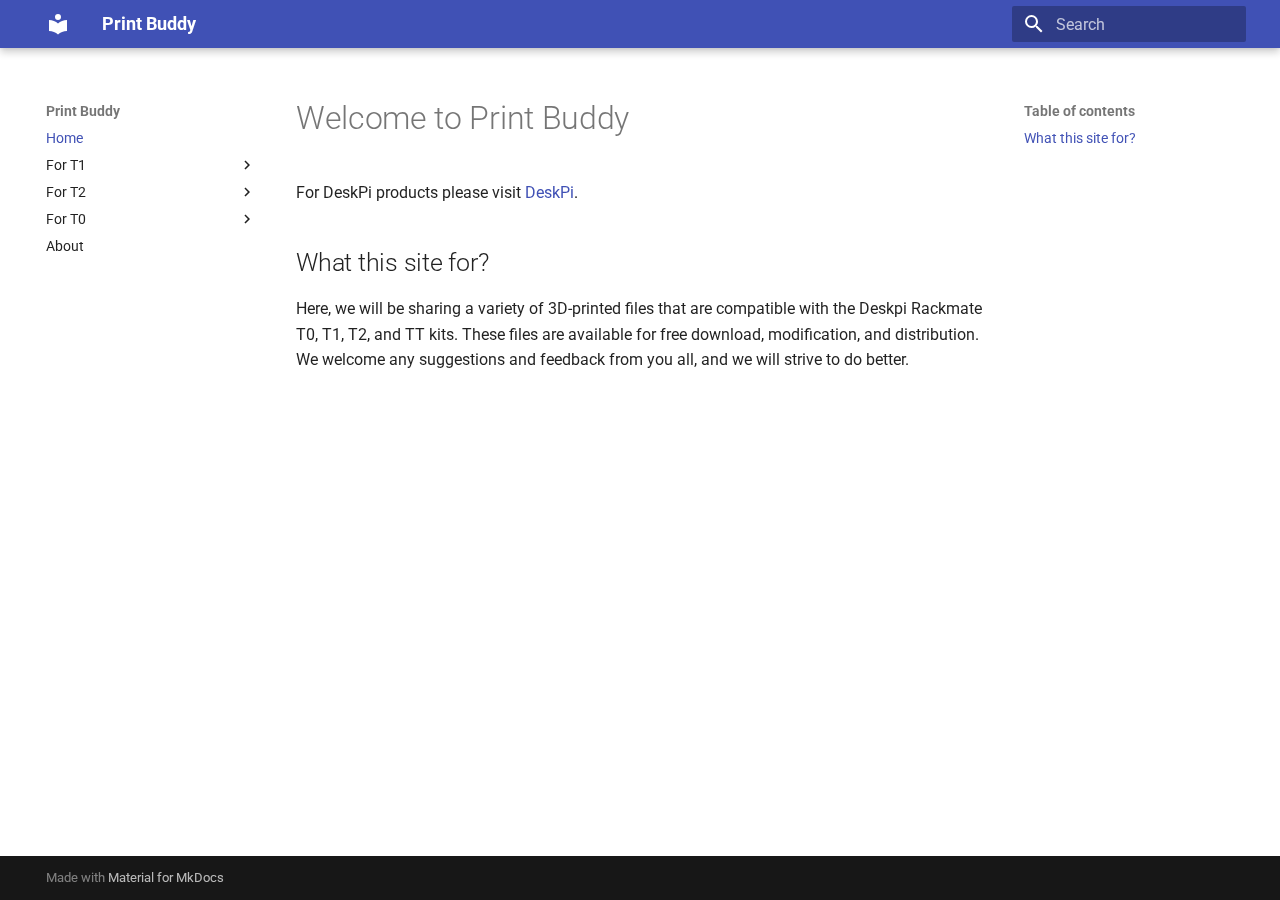
<file: index.html>
<!doctype html>
<html lang="en" class="no-js">
  <head>
    
      <meta charset="utf-8">
      <meta name="viewport" content="width=device-width,initial-scale=1">
      
      
      
      
      
        <link rel="next" href="3d/">
      
      
      <link rel="icon" href="assets/images/favicon.png">
      <meta name="generator" content="mkdocs-1.6.1, mkdocs-material-9.6.11">
    
    
      
        <title>Print Buddy</title>
      
    
    
      <link rel="stylesheet" href="assets/stylesheets/main.4af4bdda.min.css">
      
      


    
    
      
    
    
      
        
        
        <link rel="preconnect" href="https://fonts.gstatic.com" crossorigin>
        <link rel="stylesheet" href="https://fonts.googleapis.com/css?family=Roboto:300,300i,400,400i,700,700i%7CRoboto+Mono:400,400i,700,700i&display=fallback">
        <style>:root{--md-text-font:"Roboto";--md-code-font:"Roboto Mono"}</style>
      
    
    
    <script>__md_scope=new URL(".",location),__md_hash=e=>[...e].reduce(((e,_)=>(e<<5)-e+_.charCodeAt(0)),0),__md_get=(e,_=localStorage,t=__md_scope)=>JSON.parse(_.getItem(t.pathname+"."+e)),__md_set=(e,_,t=localStorage,a=__md_scope)=>{try{t.setItem(a.pathname+"."+e,JSON.stringify(_))}catch(e){}}</script>
    
      

    
    
    
  </head>
  
  
    <body dir="ltr">
  
    
    <input class="md-toggle" data-md-toggle="drawer" type="checkbox" id="__drawer" autocomplete="off">
    <input class="md-toggle" data-md-toggle="search" type="checkbox" id="__search" autocomplete="off">
    <label class="md-overlay" for="__drawer"></label>
    <div data-md-component="skip">
      
        
        <a href="#welcome-to-print-buddy" class="md-skip">
          Skip to content
        </a>
      
    </div>
    <div data-md-component="announce">
      
    </div>
    
    
      

  

<header class="md-header md-header--shadow" data-md-component="header">
  <nav class="md-header__inner md-grid" aria-label="Header">
    <a href="." title="Print Buddy" class="md-header__button md-logo" aria-label="Print Buddy" data-md-component="logo">
      
  
  <svg xmlns="http://www.w3.org/2000/svg" viewBox="0 0 24 24"><path d="M12 8a3 3 0 0 0 3-3 3 3 0 0 0-3-3 3 3 0 0 0-3 3 3 3 0 0 0 3 3m0 3.54C9.64 9.35 6.5 8 3 8v11c3.5 0 6.64 1.35 9 3.54 2.36-2.19 5.5-3.54 9-3.54V8c-3.5 0-6.64 1.35-9 3.54"/></svg>

    </a>
    <label class="md-header__button md-icon" for="__drawer">
      
      <svg xmlns="http://www.w3.org/2000/svg" viewBox="0 0 24 24"><path d="M3 6h18v2H3zm0 5h18v2H3zm0 5h18v2H3z"/></svg>
    </label>
    <div class="md-header__title" data-md-component="header-title">
      <div class="md-header__ellipsis">
        <div class="md-header__topic">
          <span class="md-ellipsis">
            Print Buddy
          </span>
        </div>
        <div class="md-header__topic" data-md-component="header-topic">
          <span class="md-ellipsis">
            
              Home
            
          </span>
        </div>
      </div>
    </div>
    
    
      <script>var palette=__md_get("__palette");if(palette&&palette.color){if("(prefers-color-scheme)"===palette.color.media){var media=matchMedia("(prefers-color-scheme: light)"),input=document.querySelector(media.matches?"[data-md-color-media='(prefers-color-scheme: light)']":"[data-md-color-media='(prefers-color-scheme: dark)']");palette.color.media=input.getAttribute("data-md-color-media"),palette.color.scheme=input.getAttribute("data-md-color-scheme"),palette.color.primary=input.getAttribute("data-md-color-primary"),palette.color.accent=input.getAttribute("data-md-color-accent")}for(var[key,value]of Object.entries(palette.color))document.body.setAttribute("data-md-color-"+key,value)}</script>
    
    
    
      
      
        <label class="md-header__button md-icon" for="__search">
          
          <svg xmlns="http://www.w3.org/2000/svg" viewBox="0 0 24 24"><path d="M9.5 3A6.5 6.5 0 0 1 16 9.5c0 1.61-.59 3.09-1.56 4.23l.27.27h.79l5 5-1.5 1.5-5-5v-.79l-.27-.27A6.52 6.52 0 0 1 9.5 16 6.5 6.5 0 0 1 3 9.5 6.5 6.5 0 0 1 9.5 3m0 2C7 5 5 7 5 9.5S7 14 9.5 14 14 12 14 9.5 12 5 9.5 5"/></svg>
        </label>
        <div class="md-search" data-md-component="search" role="dialog">
  <label class="md-search__overlay" for="__search"></label>
  <div class="md-search__inner" role="search">
    <form class="md-search__form" name="search">
      <input type="text" class="md-search__input" name="query" aria-label="Search" placeholder="Search" autocapitalize="off" autocorrect="off" autocomplete="off" spellcheck="false" data-md-component="search-query" required>
      <label class="md-search__icon md-icon" for="__search">
        
        <svg xmlns="http://www.w3.org/2000/svg" viewBox="0 0 24 24"><path d="M9.5 3A6.5 6.5 0 0 1 16 9.5c0 1.61-.59 3.09-1.56 4.23l.27.27h.79l5 5-1.5 1.5-5-5v-.79l-.27-.27A6.52 6.52 0 0 1 9.5 16 6.5 6.5 0 0 1 3 9.5 6.5 6.5 0 0 1 9.5 3m0 2C7 5 5 7 5 9.5S7 14 9.5 14 14 12 14 9.5 12 5 9.5 5"/></svg>
        
        <svg xmlns="http://www.w3.org/2000/svg" viewBox="0 0 24 24"><path d="M20 11v2H8l5.5 5.5-1.42 1.42L4.16 12l7.92-7.92L13.5 5.5 8 11z"/></svg>
      </label>
      <nav class="md-search__options" aria-label="Search">
        
        <button type="reset" class="md-search__icon md-icon" title="Clear" aria-label="Clear" tabindex="-1">
          
          <svg xmlns="http://www.w3.org/2000/svg" viewBox="0 0 24 24"><path d="M19 6.41 17.59 5 12 10.59 6.41 5 5 6.41 10.59 12 5 17.59 6.41 19 12 13.41 17.59 19 19 17.59 13.41 12z"/></svg>
        </button>
      </nav>
      
    </form>
    <div class="md-search__output">
      <div class="md-search__scrollwrap" tabindex="0" data-md-scrollfix>
        <div class="md-search-result" data-md-component="search-result">
          <div class="md-search-result__meta">
            Initializing search
          </div>
          <ol class="md-search-result__list" role="presentation"></ol>
        </div>
      </div>
    </div>
  </div>
</div>
      
    
    
  </nav>
  
</header>
    
    <div class="md-container" data-md-component="container">
      
      
        
          
        
      
      <main class="md-main" data-md-component="main">
        <div class="md-main__inner md-grid">
          
            
              
              <div class="md-sidebar md-sidebar--primary" data-md-component="sidebar" data-md-type="navigation" >
                <div class="md-sidebar__scrollwrap">
                  <div class="md-sidebar__inner">
                    



<nav class="md-nav md-nav--primary" aria-label="Navigation" data-md-level="0">
  <label class="md-nav__title" for="__drawer">
    <a href="." title="Print Buddy" class="md-nav__button md-logo" aria-label="Print Buddy" data-md-component="logo">
      
  
  <svg xmlns="http://www.w3.org/2000/svg" viewBox="0 0 24 24"><path d="M12 8a3 3 0 0 0 3-3 3 3 0 0 0-3-3 3 3 0 0 0-3 3 3 3 0 0 0 3 3m0 3.54C9.64 9.35 6.5 8 3 8v11c3.5 0 6.64 1.35 9 3.54 2.36-2.19 5.5-3.54 9-3.54V8c-3.5 0-6.64 1.35-9 3.54"/></svg>

    </a>
    Print Buddy
  </label>
  
  <ul class="md-nav__list" data-md-scrollfix>
    
      
      
  
  
    
  
  
  
    <li class="md-nav__item md-nav__item--active">
      
      <input class="md-nav__toggle md-toggle" type="checkbox" id="__toc">
      
      
        
      
      
        <label class="md-nav__link md-nav__link--active" for="__toc">
          
  
  
  <span class="md-ellipsis">
    Home
    
  </span>
  

          <span class="md-nav__icon md-icon"></span>
        </label>
      
      <a href="." class="md-nav__link md-nav__link--active">
        
  
  
  <span class="md-ellipsis">
    Home
    
  </span>
  

      </a>
      
        

<nav class="md-nav md-nav--secondary" aria-label="Table of contents">
  
  
  
    
  
  
    <label class="md-nav__title" for="__toc">
      <span class="md-nav__icon md-icon"></span>
      Table of contents
    </label>
    <ul class="md-nav__list" data-md-component="toc" data-md-scrollfix>
      
        <li class="md-nav__item">
  <a href="#what-this-site-for" class="md-nav__link">
    <span class="md-ellipsis">
      What this site for?
    </span>
  </a>
  
</li>
      
    </ul>
  
</nav>
      
    </li>
  

    
      
      
  
  
  
  
    
    
    
    
    
    <li class="md-nav__item md-nav__item--nested">
      
        
        
        <input class="md-nav__toggle md-toggle " type="checkbox" id="__nav_2" >
        
          
          <label class="md-nav__link" for="__nav_2" id="__nav_2_label" tabindex="0">
            
  
  
  <span class="md-ellipsis">
    For T1
    
  </span>
  

            <span class="md-nav__icon md-icon"></span>
          </label>
        
        <nav class="md-nav" data-md-level="1" aria-labelledby="__nav_2_label" aria-expanded="false">
          <label class="md-nav__title" for="__nav_2">
            <span class="md-nav__icon md-icon"></span>
            For T1
          </label>
          <ul class="md-nav__list" data-md-scrollfix>
            
              
                
  
  
  
  
    <li class="md-nav__item">
      <a href="3d/" class="md-nav__link">
        
  
  
  <span class="md-ellipsis">
    10-inch 1U Blank panel
    
  </span>
  

      </a>
    </li>
  

              
            
              
                
  
  
  
  
    <li class="md-nav__item">
      <a href="3d1/" class="md-nav__link">
        
  
  
  <span class="md-ellipsis">
    10-inch 1U Rack mount
    
  </span>
  

      </a>
    </li>
  

              
            
              
                
  
  
  
  
    <li class="md-nav__item">
      <a href="3d2/" class="md-nav__link">
        
  
  
  <span class="md-ellipsis">
    10-inch 1U Rack plate
    
  </span>
  

      </a>
    </li>
  

              
            
          </ul>
        </nav>
      
    </li>
  

    
      
      
  
  
  
  
    
    
    
    
    
    <li class="md-nav__item md-nav__item--nested">
      
        
        
        <input class="md-nav__toggle md-toggle " type="checkbox" id="__nav_3" >
        
          
          <label class="md-nav__link" for="__nav_3" id="__nav_3_label" tabindex="0">
            
  
  
  <span class="md-ellipsis">
    For T2
    
  </span>
  

            <span class="md-nav__icon md-icon"></span>
          </label>
        
        <nav class="md-nav" data-md-level="1" aria-labelledby="__nav_3_label" aria-expanded="false">
          <label class="md-nav__title" for="__nav_3">
            <span class="md-nav__icon md-icon"></span>
            For T2
          </label>
          <ul class="md-nav__list" data-md-scrollfix>
            
              
                
  
  
  
  
    <li class="md-nav__item">
      <a href="3d/" class="md-nav__link">
        
  
  
  <span class="md-ellipsis">
    10-inch 1U Blank panel
    
  </span>
  

      </a>
    </li>
  

              
            
              
                
  
  
  
  
    <li class="md-nav__item">
      <a href="3d1/" class="md-nav__link">
        
  
  
  <span class="md-ellipsis">
    10-inch 1U Rack mount
    
  </span>
  

      </a>
    </li>
  

              
            
              
                
  
  
  
  
    <li class="md-nav__item">
      <a href="3d2/" class="md-nav__link">
        
  
  
  <span class="md-ellipsis">
    10-inch 1U Rack plate
    
  </span>
  

      </a>
    </li>
  

              
            
          </ul>
        </nav>
      
    </li>
  

    
      
      
  
  
  
  
    
    
    
    
    
    <li class="md-nav__item md-nav__item--nested">
      
        
        
        <input class="md-nav__toggle md-toggle " type="checkbox" id="__nav_4" >
        
          
          <label class="md-nav__link" for="__nav_4" id="__nav_4_label" tabindex="0">
            
  
  
  <span class="md-ellipsis">
    For T0
    
  </span>
  

            <span class="md-nav__icon md-icon"></span>
          </label>
        
        <nav class="md-nav" data-md-level="1" aria-labelledby="__nav_4_label" aria-expanded="false">
          <label class="md-nav__title" for="__nav_4">
            <span class="md-nav__icon md-icon"></span>
            For T0
          </label>
          <ul class="md-nav__list" data-md-scrollfix>
            
              
                
  
  
  
  
    <li class="md-nav__item">
      <a href="3d/" class="md-nav__link">
        
  
  
  <span class="md-ellipsis">
    10-inch 1U Blank panel
    
  </span>
  

      </a>
    </li>
  

              
            
              
                
  
  
  
  
    <li class="md-nav__item">
      <a href="3d1/" class="md-nav__link">
        
  
  
  <span class="md-ellipsis">
    10-inch 1U Rack mount
    
  </span>
  

      </a>
    </li>
  

              
            
              
                
  
  
  
  
    <li class="md-nav__item">
      <a href="3d2/" class="md-nav__link">
        
  
  
  <span class="md-ellipsis">
    10-inch 1U Rack plate
    
  </span>
  

      </a>
    </li>
  

              
            
          </ul>
        </nav>
      
    </li>
  

    
      
      
  
  
  
  
    <li class="md-nav__item">
      <a href="about/" class="md-nav__link">
        
  
  
  <span class="md-ellipsis">
    About
    
  </span>
  

      </a>
    </li>
  

    
  </ul>
</nav>
                  </div>
                </div>
              </div>
            
            
              
              <div class="md-sidebar md-sidebar--secondary" data-md-component="sidebar" data-md-type="toc" >
                <div class="md-sidebar__scrollwrap">
                  <div class="md-sidebar__inner">
                    

<nav class="md-nav md-nav--secondary" aria-label="Table of contents">
  
  
  
    
  
  
    <label class="md-nav__title" for="__toc">
      <span class="md-nav__icon md-icon"></span>
      Table of contents
    </label>
    <ul class="md-nav__list" data-md-component="toc" data-md-scrollfix>
      
        <li class="md-nav__item">
  <a href="#what-this-site-for" class="md-nav__link">
    <span class="md-ellipsis">
      What this site for?
    </span>
  </a>
  
</li>
      
    </ul>
  
</nav>
                  </div>
                </div>
              </div>
            
          
          
            <div class="md-content" data-md-component="content">
              <article class="md-content__inner md-typeset">
                
                  



<h1 id="welcome-to-print-buddy">Welcome to Print Buddy</h1>
<p>For DeskPi products please visit <a href="https://deskpi.com">DeskPi</a>.</p>
<h2 id="what-this-site-for">What this site for?</h2>
<p>Here, we will be sharing a variety of 3D-printed files that are compatible with the Deskpi Rackmate T0, T1, T2, and TT kits. These files are available for free download, modification, and distribution. We welcome any suggestions and feedback from you all, and we will strive to do better.</p>












                
              </article>
            </div>
          
          
<script>var target=document.getElementById(location.hash.slice(1));target&&target.name&&(target.checked=target.name.startsWith("__tabbed_"))</script>
        </div>
        
      </main>
      
        <footer class="md-footer">
  
  <div class="md-footer-meta md-typeset">
    <div class="md-footer-meta__inner md-grid">
      <div class="md-copyright">
  
  
    Made with
    <a href="https://squidfunk.github.io/mkdocs-material/" target="_blank" rel="noopener">
      Material for MkDocs
    </a>
  
</div>
      
    </div>
  </div>
</footer>
      
    </div>
    <div class="md-dialog" data-md-component="dialog">
      <div class="md-dialog__inner md-typeset"></div>
    </div>
    
    
    
      
      <script id="__config" type="application/json">{"base": ".", "features": [], "search": "assets/javascripts/workers/search.f8cc74c7.min.js", "tags": null, "translations": {"clipboard.copied": "Copied to clipboard", "clipboard.copy": "Copy to clipboard", "search.result.more.one": "1 more on this page", "search.result.more.other": "# more on this page", "search.result.none": "No matching documents", "search.result.one": "1 matching document", "search.result.other": "# matching documents", "search.result.placeholder": "Type to start searching", "search.result.term.missing": "Missing", "select.version": "Select version"}, "version": null}</script>
    
    
      <script src="assets/javascripts/bundle.c8b220af.min.js"></script>
      
    
  </body>
</html>
</file>
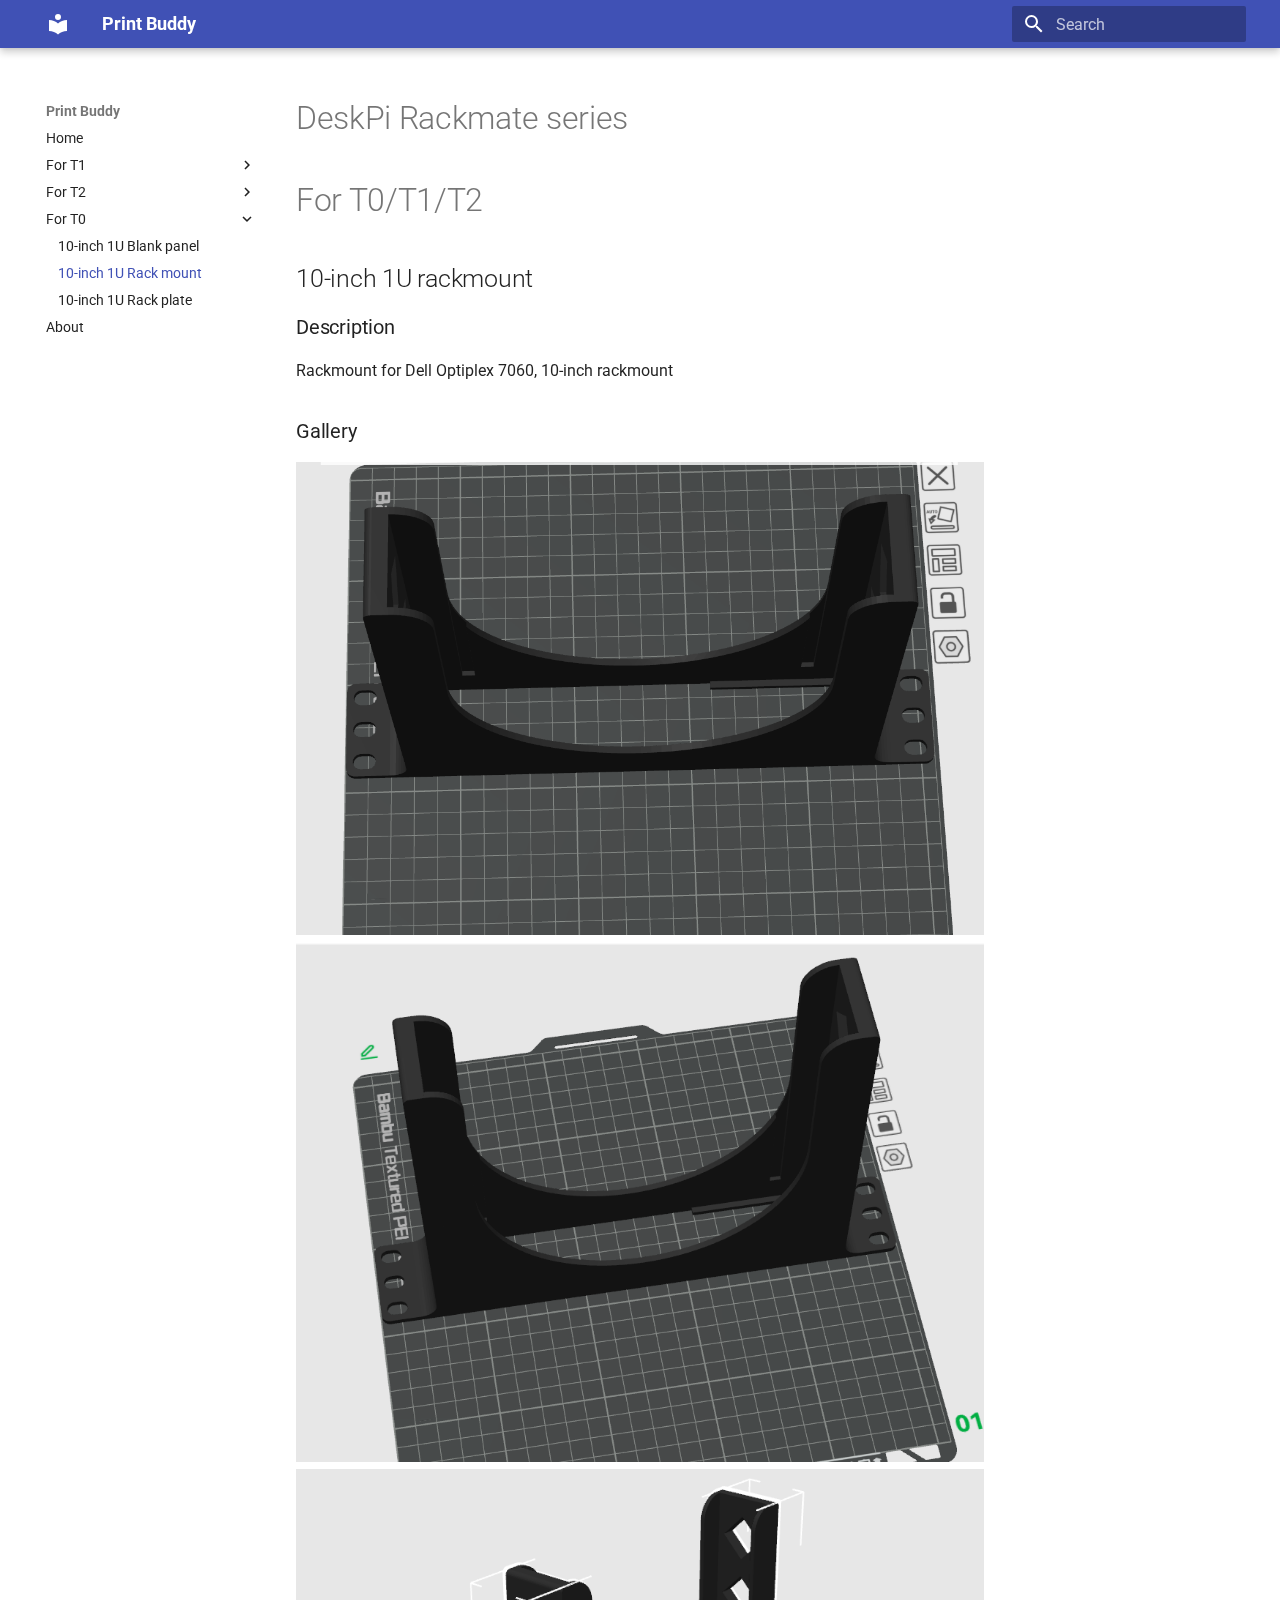
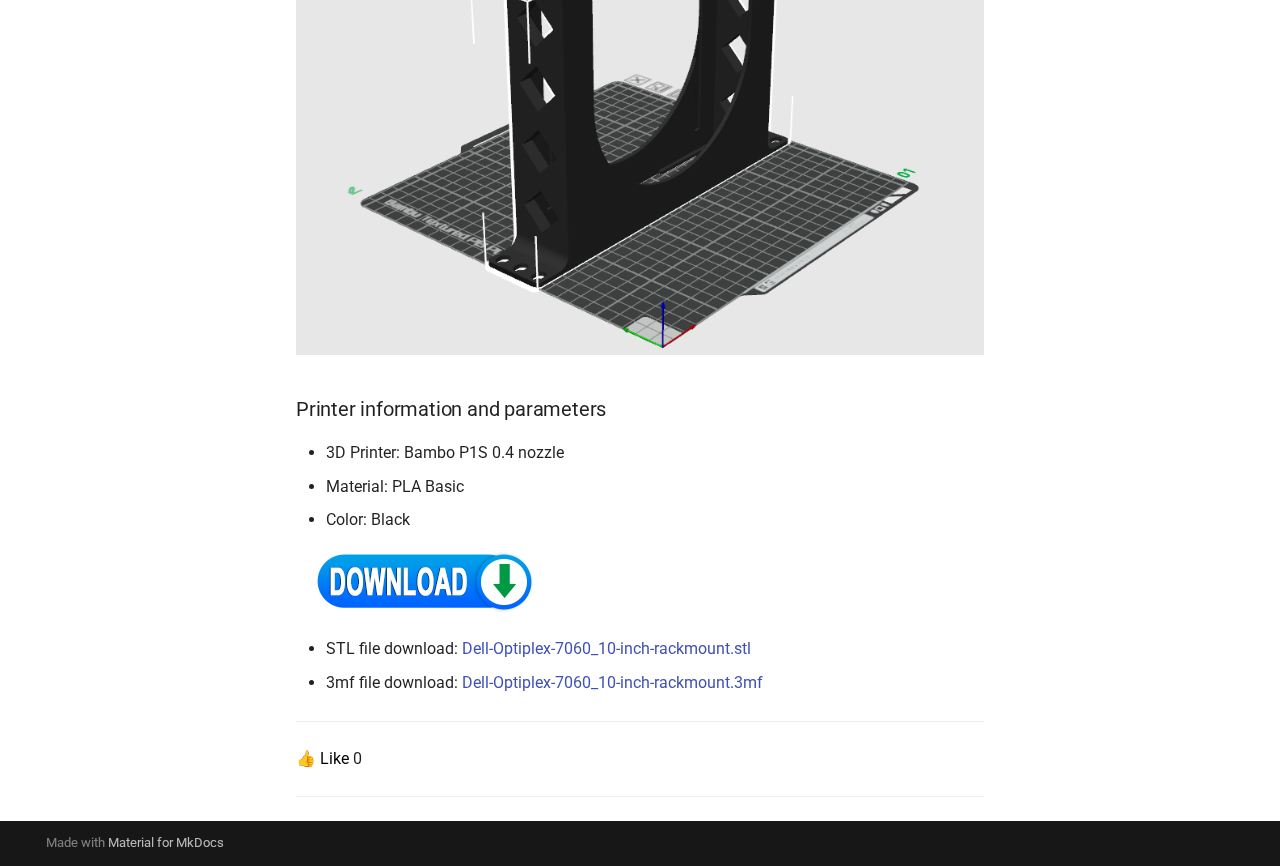
<file: 3d1/index.html>
<!doctype html>
<html lang="en" class="no-js">
  <head>
    
      <meta charset="utf-8">
      <meta name="viewport" content="width=device-width,initial-scale=1">
      
      
      
      
        <link rel="prev" href="../3d/">
      
      
        <link rel="next" href="../3d2/">
      
      
      <link rel="icon" href="../assets/images/favicon.png">
      <meta name="generator" content="mkdocs-1.6.1, mkdocs-material-9.6.11">
    
    
      
        <title>10-inch 1U Rack mount - Print Buddy</title>
      
    
    
      <link rel="stylesheet" href="../assets/stylesheets/main.4af4bdda.min.css">
      
      


    
    
      
    
    
      
        
        
        <link rel="preconnect" href="https://fonts.gstatic.com" crossorigin>
        <link rel="stylesheet" href="https://fonts.googleapis.com/css?family=Roboto:300,300i,400,400i,700,700i%7CRoboto+Mono:400,400i,700,700i&display=fallback">
        <style>:root{--md-text-font:"Roboto";--md-code-font:"Roboto Mono"}</style>
      
    
    
    <script>__md_scope=new URL("..",location),__md_hash=e=>[...e].reduce(((e,_)=>(e<<5)-e+_.charCodeAt(0)),0),__md_get=(e,_=localStorage,t=__md_scope)=>JSON.parse(_.getItem(t.pathname+"."+e)),__md_set=(e,_,t=localStorage,a=__md_scope)=>{try{t.setItem(a.pathname+"."+e,JSON.stringify(_))}catch(e){}}</script>
    
      

    
    
    
  </head>
  
  
    <body dir="ltr">
  
    
    <input class="md-toggle" data-md-toggle="drawer" type="checkbox" id="__drawer" autocomplete="off">
    <input class="md-toggle" data-md-toggle="search" type="checkbox" id="__search" autocomplete="off">
    <label class="md-overlay" for="__drawer"></label>
    <div data-md-component="skip">
      
        
        <a href="#deskpi-rackmate-series" class="md-skip">
          Skip to content
        </a>
      
    </div>
    <div data-md-component="announce">
      
    </div>
    
    
      

  

<header class="md-header md-header--shadow" data-md-component="header">
  <nav class="md-header__inner md-grid" aria-label="Header">
    <a href=".." title="Print Buddy" class="md-header__button md-logo" aria-label="Print Buddy" data-md-component="logo">
      
  
  <svg xmlns="http://www.w3.org/2000/svg" viewBox="0 0 24 24"><path d="M12 8a3 3 0 0 0 3-3 3 3 0 0 0-3-3 3 3 0 0 0-3 3 3 3 0 0 0 3 3m0 3.54C9.64 9.35 6.5 8 3 8v11c3.5 0 6.64 1.35 9 3.54 2.36-2.19 5.5-3.54 9-3.54V8c-3.5 0-6.64 1.35-9 3.54"/></svg>

    </a>
    <label class="md-header__button md-icon" for="__drawer">
      
      <svg xmlns="http://www.w3.org/2000/svg" viewBox="0 0 24 24"><path d="M3 6h18v2H3zm0 5h18v2H3zm0 5h18v2H3z"/></svg>
    </label>
    <div class="md-header__title" data-md-component="header-title">
      <div class="md-header__ellipsis">
        <div class="md-header__topic">
          <span class="md-ellipsis">
            Print Buddy
          </span>
        </div>
        <div class="md-header__topic" data-md-component="header-topic">
          <span class="md-ellipsis">
            
              10-inch 1U Rack mount
            
          </span>
        </div>
      </div>
    </div>
    
    
      <script>var palette=__md_get("__palette");if(palette&&palette.color){if("(prefers-color-scheme)"===palette.color.media){var media=matchMedia("(prefers-color-scheme: light)"),input=document.querySelector(media.matches?"[data-md-color-media='(prefers-color-scheme: light)']":"[data-md-color-media='(prefers-color-scheme: dark)']");palette.color.media=input.getAttribute("data-md-color-media"),palette.color.scheme=input.getAttribute("data-md-color-scheme"),palette.color.primary=input.getAttribute("data-md-color-primary"),palette.color.accent=input.getAttribute("data-md-color-accent")}for(var[key,value]of Object.entries(palette.color))document.body.setAttribute("data-md-color-"+key,value)}</script>
    
    
    
      
      
        <label class="md-header__button md-icon" for="__search">
          
          <svg xmlns="http://www.w3.org/2000/svg" viewBox="0 0 24 24"><path d="M9.5 3A6.5 6.5 0 0 1 16 9.5c0 1.61-.59 3.09-1.56 4.23l.27.27h.79l5 5-1.5 1.5-5-5v-.79l-.27-.27A6.52 6.52 0 0 1 9.5 16 6.5 6.5 0 0 1 3 9.5 6.5 6.5 0 0 1 9.5 3m0 2C7 5 5 7 5 9.5S7 14 9.5 14 14 12 14 9.5 12 5 9.5 5"/></svg>
        </label>
        <div class="md-search" data-md-component="search" role="dialog">
  <label class="md-search__overlay" for="__search"></label>
  <div class="md-search__inner" role="search">
    <form class="md-search__form" name="search">
      <input type="text" class="md-search__input" name="query" aria-label="Search" placeholder="Search" autocapitalize="off" autocorrect="off" autocomplete="off" spellcheck="false" data-md-component="search-query" required>
      <label class="md-search__icon md-icon" for="__search">
        
        <svg xmlns="http://www.w3.org/2000/svg" viewBox="0 0 24 24"><path d="M9.5 3A6.5 6.5 0 0 1 16 9.5c0 1.61-.59 3.09-1.56 4.23l.27.27h.79l5 5-1.5 1.5-5-5v-.79l-.27-.27A6.52 6.52 0 0 1 9.5 16 6.5 6.5 0 0 1 3 9.5 6.5 6.5 0 0 1 9.5 3m0 2C7 5 5 7 5 9.5S7 14 9.5 14 14 12 14 9.5 12 5 9.5 5"/></svg>
        
        <svg xmlns="http://www.w3.org/2000/svg" viewBox="0 0 24 24"><path d="M20 11v2H8l5.5 5.5-1.42 1.42L4.16 12l7.92-7.92L13.5 5.5 8 11z"/></svg>
      </label>
      <nav class="md-search__options" aria-label="Search">
        
        <button type="reset" class="md-search__icon md-icon" title="Clear" aria-label="Clear" tabindex="-1">
          
          <svg xmlns="http://www.w3.org/2000/svg" viewBox="0 0 24 24"><path d="M19 6.41 17.59 5 12 10.59 6.41 5 5 6.41 10.59 12 5 17.59 6.41 19 12 13.41 17.59 19 19 17.59 13.41 12z"/></svg>
        </button>
      </nav>
      
    </form>
    <div class="md-search__output">
      <div class="md-search__scrollwrap" tabindex="0" data-md-scrollfix>
        <div class="md-search-result" data-md-component="search-result">
          <div class="md-search-result__meta">
            Initializing search
          </div>
          <ol class="md-search-result__list" role="presentation"></ol>
        </div>
      </div>
    </div>
  </div>
</div>
      
    
    
  </nav>
  
</header>
    
    <div class="md-container" data-md-component="container">
      
      
        
          
        
      
      <main class="md-main" data-md-component="main">
        <div class="md-main__inner md-grid">
          
            
              
              <div class="md-sidebar md-sidebar--primary" data-md-component="sidebar" data-md-type="navigation" >
                <div class="md-sidebar__scrollwrap">
                  <div class="md-sidebar__inner">
                    



<nav class="md-nav md-nav--primary" aria-label="Navigation" data-md-level="0">
  <label class="md-nav__title" for="__drawer">
    <a href=".." title="Print Buddy" class="md-nav__button md-logo" aria-label="Print Buddy" data-md-component="logo">
      
  
  <svg xmlns="http://www.w3.org/2000/svg" viewBox="0 0 24 24"><path d="M12 8a3 3 0 0 0 3-3 3 3 0 0 0-3-3 3 3 0 0 0-3 3 3 3 0 0 0 3 3m0 3.54C9.64 9.35 6.5 8 3 8v11c3.5 0 6.64 1.35 9 3.54 2.36-2.19 5.5-3.54 9-3.54V8c-3.5 0-6.64 1.35-9 3.54"/></svg>

    </a>
    Print Buddy
  </label>
  
  <ul class="md-nav__list" data-md-scrollfix>
    
      
      
  
  
  
  
    <li class="md-nav__item">
      <a href=".." class="md-nav__link">
        
  
  
  <span class="md-ellipsis">
    Home
    
  </span>
  

      </a>
    </li>
  

    
      
      
  
  
  
  
    
    
    
    
    
    <li class="md-nav__item md-nav__item--nested">
      
        
        
        <input class="md-nav__toggle md-toggle " type="checkbox" id="__nav_2" >
        
          
          <label class="md-nav__link" for="__nav_2" id="__nav_2_label" tabindex="0">
            
  
  
  <span class="md-ellipsis">
    For T1
    
  </span>
  

            <span class="md-nav__icon md-icon"></span>
          </label>
        
        <nav class="md-nav" data-md-level="1" aria-labelledby="__nav_2_label" aria-expanded="false">
          <label class="md-nav__title" for="__nav_2">
            <span class="md-nav__icon md-icon"></span>
            For T1
          </label>
          <ul class="md-nav__list" data-md-scrollfix>
            
              
                
  
  
  
  
    <li class="md-nav__item">
      <a href="../3d/" class="md-nav__link">
        
  
  
  <span class="md-ellipsis">
    10-inch 1U Blank panel
    
  </span>
  

      </a>
    </li>
  

              
            
              
                
  
  
    
  
  
  
    <li class="md-nav__item md-nav__item--active">
      
      <input class="md-nav__toggle md-toggle" type="checkbox" id="__toc">
      
      
        
      
      
      <a href="./" class="md-nav__link md-nav__link--active">
        
  
  
  <span class="md-ellipsis">
    10-inch 1U Rack mount
    
  </span>
  

      </a>
      
    </li>
  

              
            
              
                
  
  
  
  
    <li class="md-nav__item">
      <a href="../3d2/" class="md-nav__link">
        
  
  
  <span class="md-ellipsis">
    10-inch 1U Rack plate
    
  </span>
  

      </a>
    </li>
  

              
            
          </ul>
        </nav>
      
    </li>
  

    
      
      
  
  
  
  
    
    
    
    
    
    <li class="md-nav__item md-nav__item--nested">
      
        
        
        <input class="md-nav__toggle md-toggle " type="checkbox" id="__nav_3" >
        
          
          <label class="md-nav__link" for="__nav_3" id="__nav_3_label" tabindex="0">
            
  
  
  <span class="md-ellipsis">
    For T2
    
  </span>
  

            <span class="md-nav__icon md-icon"></span>
          </label>
        
        <nav class="md-nav" data-md-level="1" aria-labelledby="__nav_3_label" aria-expanded="false">
          <label class="md-nav__title" for="__nav_3">
            <span class="md-nav__icon md-icon"></span>
            For T2
          </label>
          <ul class="md-nav__list" data-md-scrollfix>
            
              
                
  
  
  
  
    <li class="md-nav__item">
      <a href="../3d/" class="md-nav__link">
        
  
  
  <span class="md-ellipsis">
    10-inch 1U Blank panel
    
  </span>
  

      </a>
    </li>
  

              
            
              
                
  
  
    
  
  
  
    <li class="md-nav__item md-nav__item--active">
      
      <input class="md-nav__toggle md-toggle" type="checkbox" id="__toc">
      
      
        
      
      
      <a href="./" class="md-nav__link md-nav__link--active">
        
  
  
  <span class="md-ellipsis">
    10-inch 1U Rack mount
    
  </span>
  

      </a>
      
    </li>
  

              
            
              
                
  
  
  
  
    <li class="md-nav__item">
      <a href="../3d2/" class="md-nav__link">
        
  
  
  <span class="md-ellipsis">
    10-inch 1U Rack plate
    
  </span>
  

      </a>
    </li>
  

              
            
          </ul>
        </nav>
      
    </li>
  

    
      
      
  
  
    
  
  
  
    
    
    
    
    
    <li class="md-nav__item md-nav__item--active md-nav__item--nested">
      
        
        
        <input class="md-nav__toggle md-toggle " type="checkbox" id="__nav_4" checked>
        
          
          <label class="md-nav__link" for="__nav_4" id="__nav_4_label" tabindex="0">
            
  
  
  <span class="md-ellipsis">
    For T0
    
  </span>
  

            <span class="md-nav__icon md-icon"></span>
          </label>
        
        <nav class="md-nav" data-md-level="1" aria-labelledby="__nav_4_label" aria-expanded="true">
          <label class="md-nav__title" for="__nav_4">
            <span class="md-nav__icon md-icon"></span>
            For T0
          </label>
          <ul class="md-nav__list" data-md-scrollfix>
            
              
                
  
  
  
  
    <li class="md-nav__item">
      <a href="../3d/" class="md-nav__link">
        
  
  
  <span class="md-ellipsis">
    10-inch 1U Blank panel
    
  </span>
  

      </a>
    </li>
  

              
            
              
                
  
  
    
  
  
  
    <li class="md-nav__item md-nav__item--active">
      
      <input class="md-nav__toggle md-toggle" type="checkbox" id="__toc">
      
      
        
      
      
      <a href="./" class="md-nav__link md-nav__link--active">
        
  
  
  <span class="md-ellipsis">
    10-inch 1U Rack mount
    
  </span>
  

      </a>
      
    </li>
  

              
            
              
                
  
  
  
  
    <li class="md-nav__item">
      <a href="../3d2/" class="md-nav__link">
        
  
  
  <span class="md-ellipsis">
    10-inch 1U Rack plate
    
  </span>
  

      </a>
    </li>
  

              
            
          </ul>
        </nav>
      
    </li>
  

    
      
      
  
  
  
  
    <li class="md-nav__item">
      <a href="../about/" class="md-nav__link">
        
  
  
  <span class="md-ellipsis">
    About
    
  </span>
  

      </a>
    </li>
  

    
  </ul>
</nav>
                  </div>
                </div>
              </div>
            
            
              
              <div class="md-sidebar md-sidebar--secondary" data-md-component="sidebar" data-md-type="toc" >
                <div class="md-sidebar__scrollwrap">
                  <div class="md-sidebar__inner">
                    

<nav class="md-nav md-nav--secondary" aria-label="Table of contents">
  
  
  
    
  
  
</nav>
                  </div>
                </div>
              </div>
            
          
          
            <div class="md-content" data-md-component="content">
              <article class="md-content__inner md-typeset">
                
                  



<h1 id="deskpi-rackmate-series">DeskPi Rackmate series</h1>
<h1 id="for-t0t1t2">For T0/T1/T2</h1>
<h2 id="10-inch-1u-rackmount">10-inch 1U rackmount</h2>
<h3 id="description">Description</h3>
<p>Rackmount for Dell Optiplex 7060, 10-inch rackmount </p>
<h3 id="gallery">Gallery</h3>
<p><img alt="3D-1" src="../imgs/Dell-3D091.png" />
<img alt="3D-2" src="../imgs/Dell-3D092.png" />
<img alt="3D-3" src="../imgs/Dell-3D093.png" /></p>
<h3 id="printer-information-and-parameters">Printer information and parameters</h3>
<ul>
<li>3D Printer: Bambo P1S 0.4 nozzle </li>
<li>Material: PLA Basic</li>
<li>Color: Black</li>
</ul>
<p><img alt="Download" src="../imgs/DOWNLOAD3.png" /></p>
<ul>
<li>STL file download: <a href="../assets/Dell-Optiplex-7060_10-inch-rackmount.stl">Dell-Optiplex-7060_10-inch-rackmount.stl</a></li>
<li>3mf file download: <a href="../assets/Dell-Optiplex-7060_10-inch-rackmount.3mf">Dell-Optiplex-7060_10-inch-rackmount.3mf</a></li>
</ul>
<hr />
<p><button id="like-button-2" class="like-button" onclick="incrementLikes(2)">👍 Like</button>
<span id="like-count-2">0</span></p>
<hr />
<script>
  // 初始化点赞数
  function getLikes(buttonId) {
    const likes2 = localStorage.getItem('like-' + buttonId);
    return likes2 ? parseInt(likes2, 10) : 0;
  }

  function setLikes(buttonId, likes2) {
    localStorage.setItem('like-' + buttonId, likes2.toString());
  }

  function incrementLikes(buttonId) {
    let likes2 = getLikes(buttonId);
    likes2 += 1; // 增加点赞数
    setLikes(buttonId, likes2); // 更新本地存储
    document.getElementById('like-count-' + buttonId).innerText = likes2; // 更新显示的点赞数
  }

  // 页面加载时从localStorage加载点赞数
  window.onload = function() {
    document.getElementById('like-count-2').innerText = getLikes(2).toString();
  }
</script>












                
              </article>
            </div>
          
          
<script>var target=document.getElementById(location.hash.slice(1));target&&target.name&&(target.checked=target.name.startsWith("__tabbed_"))</script>
        </div>
        
      </main>
      
        <footer class="md-footer">
  
  <div class="md-footer-meta md-typeset">
    <div class="md-footer-meta__inner md-grid">
      <div class="md-copyright">
  
  
    Made with
    <a href="https://squidfunk.github.io/mkdocs-material/" target="_blank" rel="noopener">
      Material for MkDocs
    </a>
  
</div>
      
    </div>
  </div>
</footer>
      
    </div>
    <div class="md-dialog" data-md-component="dialog">
      <div class="md-dialog__inner md-typeset"></div>
    </div>
    
    
    
      
      <script id="__config" type="application/json">{"base": "..", "features": [], "search": "../assets/javascripts/workers/search.f8cc74c7.min.js", "tags": null, "translations": {"clipboard.copied": "Copied to clipboard", "clipboard.copy": "Copy to clipboard", "search.result.more.one": "1 more on this page", "search.result.more.other": "# more on this page", "search.result.none": "No matching documents", "search.result.one": "1 matching document", "search.result.other": "# matching documents", "search.result.placeholder": "Type to start searching", "search.result.term.missing": "Missing", "select.version": "Select version"}, "version": null}</script>
    
    
      <script src="../assets/javascripts/bundle.c8b220af.min.js"></script>
      
    
  </body>
</html>
</file>
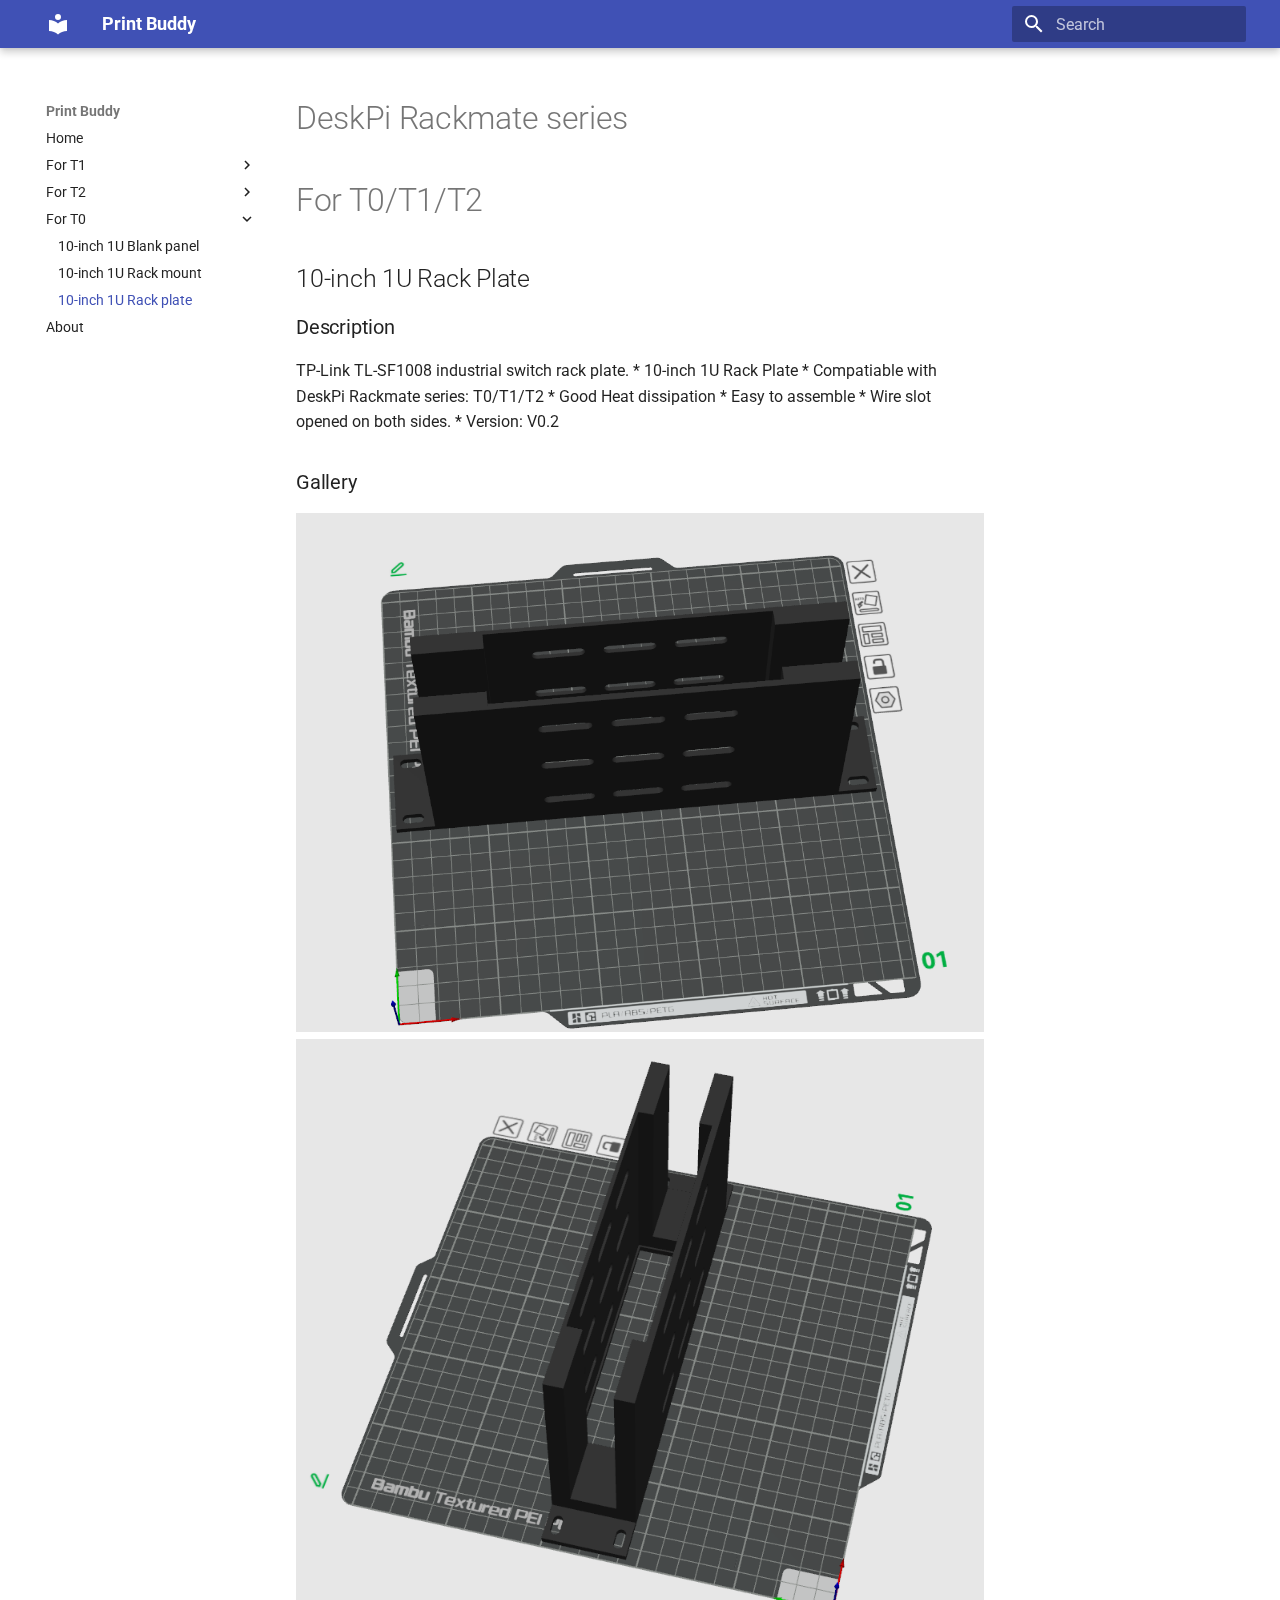
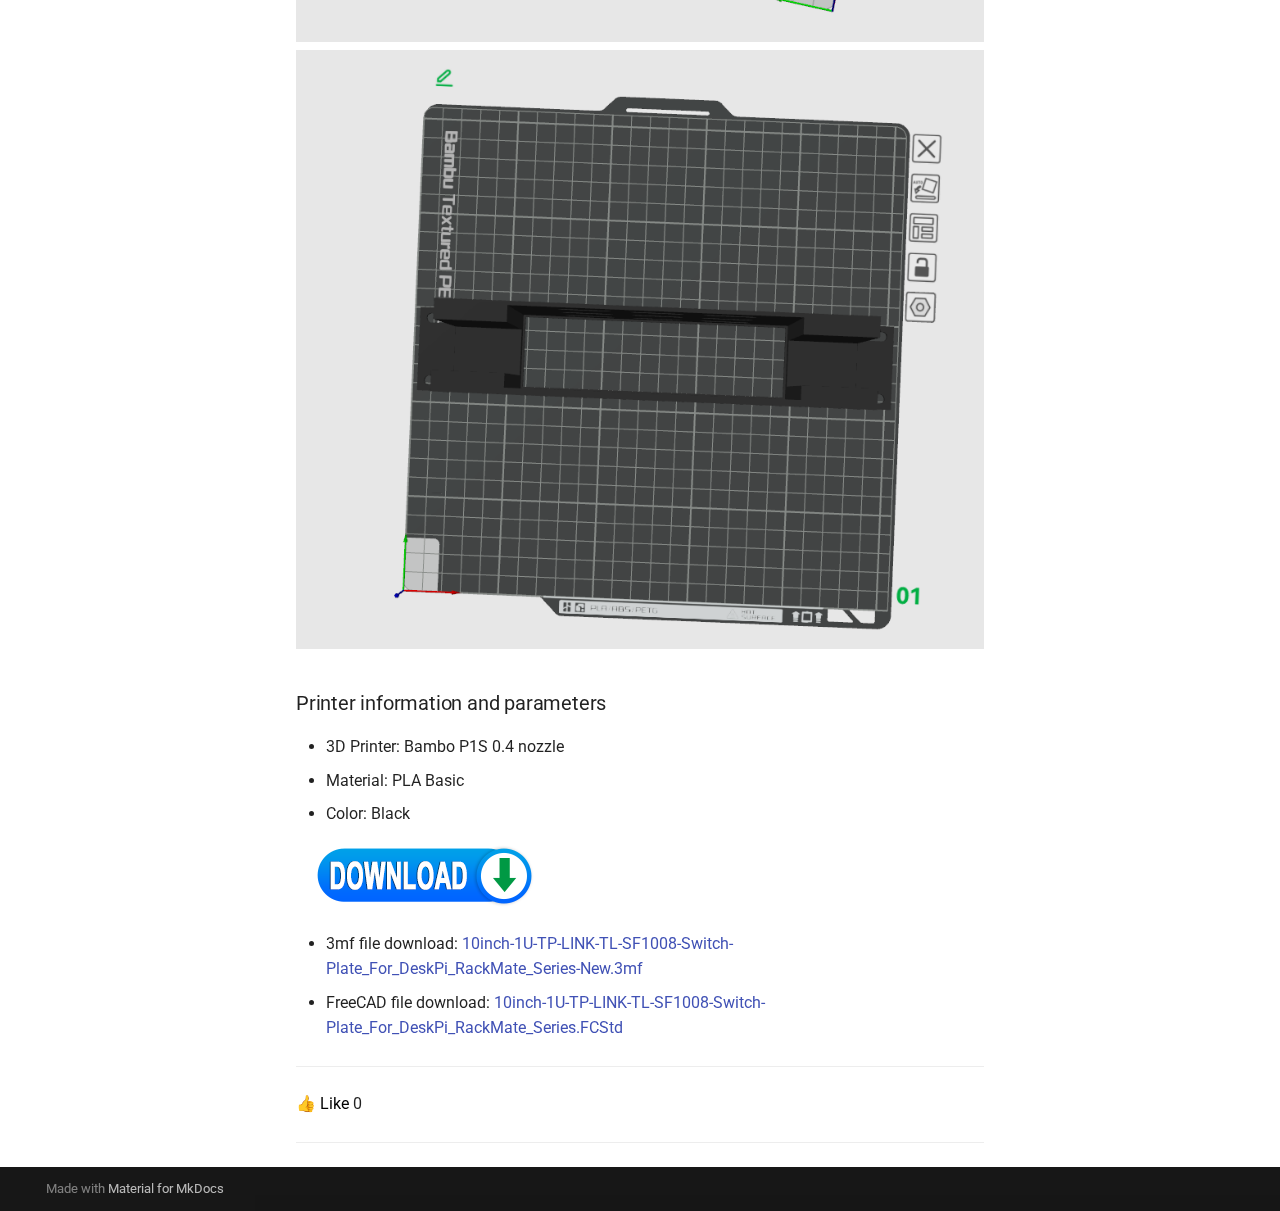
<file: 3d2/index.html>
<!doctype html>
<html lang="en" class="no-js">
  <head>
    
      <meta charset="utf-8">
      <meta name="viewport" content="width=device-width,initial-scale=1">
      
      
      
      
        <link rel="prev" href="../3d1/">
      
      
        <link rel="next" href="../about/">
      
      
      <link rel="icon" href="../assets/images/favicon.png">
      <meta name="generator" content="mkdocs-1.6.1, mkdocs-material-9.6.11">
    
    
      
        <title>10-inch 1U Rack plate - Print Buddy</title>
      
    
    
      <link rel="stylesheet" href="../assets/stylesheets/main.4af4bdda.min.css">
      
      


    
    
      
    
    
      
        
        
        <link rel="preconnect" href="https://fonts.gstatic.com" crossorigin>
        <link rel="stylesheet" href="https://fonts.googleapis.com/css?family=Roboto:300,300i,400,400i,700,700i%7CRoboto+Mono:400,400i,700,700i&display=fallback">
        <style>:root{--md-text-font:"Roboto";--md-code-font:"Roboto Mono"}</style>
      
    
    
    <script>__md_scope=new URL("..",location),__md_hash=e=>[...e].reduce(((e,_)=>(e<<5)-e+_.charCodeAt(0)),0),__md_get=(e,_=localStorage,t=__md_scope)=>JSON.parse(_.getItem(t.pathname+"."+e)),__md_set=(e,_,t=localStorage,a=__md_scope)=>{try{t.setItem(a.pathname+"."+e,JSON.stringify(_))}catch(e){}}</script>
    
      

    
    
    
  </head>
  
  
    <body dir="ltr">
  
    
    <input class="md-toggle" data-md-toggle="drawer" type="checkbox" id="__drawer" autocomplete="off">
    <input class="md-toggle" data-md-toggle="search" type="checkbox" id="__search" autocomplete="off">
    <label class="md-overlay" for="__drawer"></label>
    <div data-md-component="skip">
      
        
        <a href="#deskpi-rackmate-series" class="md-skip">
          Skip to content
        </a>
      
    </div>
    <div data-md-component="announce">
      
    </div>
    
    
      

  

<header class="md-header md-header--shadow" data-md-component="header">
  <nav class="md-header__inner md-grid" aria-label="Header">
    <a href=".." title="Print Buddy" class="md-header__button md-logo" aria-label="Print Buddy" data-md-component="logo">
      
  
  <svg xmlns="http://www.w3.org/2000/svg" viewBox="0 0 24 24"><path d="M12 8a3 3 0 0 0 3-3 3 3 0 0 0-3-3 3 3 0 0 0-3 3 3 3 0 0 0 3 3m0 3.54C9.64 9.35 6.5 8 3 8v11c3.5 0 6.64 1.35 9 3.54 2.36-2.19 5.5-3.54 9-3.54V8c-3.5 0-6.64 1.35-9 3.54"/></svg>

    </a>
    <label class="md-header__button md-icon" for="__drawer">
      
      <svg xmlns="http://www.w3.org/2000/svg" viewBox="0 0 24 24"><path d="M3 6h18v2H3zm0 5h18v2H3zm0 5h18v2H3z"/></svg>
    </label>
    <div class="md-header__title" data-md-component="header-title">
      <div class="md-header__ellipsis">
        <div class="md-header__topic">
          <span class="md-ellipsis">
            Print Buddy
          </span>
        </div>
        <div class="md-header__topic" data-md-component="header-topic">
          <span class="md-ellipsis">
            
              10-inch 1U Rack plate
            
          </span>
        </div>
      </div>
    </div>
    
    
      <script>var palette=__md_get("__palette");if(palette&&palette.color){if("(prefers-color-scheme)"===palette.color.media){var media=matchMedia("(prefers-color-scheme: light)"),input=document.querySelector(media.matches?"[data-md-color-media='(prefers-color-scheme: light)']":"[data-md-color-media='(prefers-color-scheme: dark)']");palette.color.media=input.getAttribute("data-md-color-media"),palette.color.scheme=input.getAttribute("data-md-color-scheme"),palette.color.primary=input.getAttribute("data-md-color-primary"),palette.color.accent=input.getAttribute("data-md-color-accent")}for(var[key,value]of Object.entries(palette.color))document.body.setAttribute("data-md-color-"+key,value)}</script>
    
    
    
      
      
        <label class="md-header__button md-icon" for="__search">
          
          <svg xmlns="http://www.w3.org/2000/svg" viewBox="0 0 24 24"><path d="M9.5 3A6.5 6.5 0 0 1 16 9.5c0 1.61-.59 3.09-1.56 4.23l.27.27h.79l5 5-1.5 1.5-5-5v-.79l-.27-.27A6.52 6.52 0 0 1 9.5 16 6.5 6.5 0 0 1 3 9.5 6.5 6.5 0 0 1 9.5 3m0 2C7 5 5 7 5 9.5S7 14 9.5 14 14 12 14 9.5 12 5 9.5 5"/></svg>
        </label>
        <div class="md-search" data-md-component="search" role="dialog">
  <label class="md-search__overlay" for="__search"></label>
  <div class="md-search__inner" role="search">
    <form class="md-search__form" name="search">
      <input type="text" class="md-search__input" name="query" aria-label="Search" placeholder="Search" autocapitalize="off" autocorrect="off" autocomplete="off" spellcheck="false" data-md-component="search-query" required>
      <label class="md-search__icon md-icon" for="__search">
        
        <svg xmlns="http://www.w3.org/2000/svg" viewBox="0 0 24 24"><path d="M9.5 3A6.5 6.5 0 0 1 16 9.5c0 1.61-.59 3.09-1.56 4.23l.27.27h.79l5 5-1.5 1.5-5-5v-.79l-.27-.27A6.52 6.52 0 0 1 9.5 16 6.5 6.5 0 0 1 3 9.5 6.5 6.5 0 0 1 9.5 3m0 2C7 5 5 7 5 9.5S7 14 9.5 14 14 12 14 9.5 12 5 9.5 5"/></svg>
        
        <svg xmlns="http://www.w3.org/2000/svg" viewBox="0 0 24 24"><path d="M20 11v2H8l5.5 5.5-1.42 1.42L4.16 12l7.92-7.92L13.5 5.5 8 11z"/></svg>
      </label>
      <nav class="md-search__options" aria-label="Search">
        
        <button type="reset" class="md-search__icon md-icon" title="Clear" aria-label="Clear" tabindex="-1">
          
          <svg xmlns="http://www.w3.org/2000/svg" viewBox="0 0 24 24"><path d="M19 6.41 17.59 5 12 10.59 6.41 5 5 6.41 10.59 12 5 17.59 6.41 19 12 13.41 17.59 19 19 17.59 13.41 12z"/></svg>
        </button>
      </nav>
      
    </form>
    <div class="md-search__output">
      <div class="md-search__scrollwrap" tabindex="0" data-md-scrollfix>
        <div class="md-search-result" data-md-component="search-result">
          <div class="md-search-result__meta">
            Initializing search
          </div>
          <ol class="md-search-result__list" role="presentation"></ol>
        </div>
      </div>
    </div>
  </div>
</div>
      
    
    
  </nav>
  
</header>
    
    <div class="md-container" data-md-component="container">
      
      
        
          
        
      
      <main class="md-main" data-md-component="main">
        <div class="md-main__inner md-grid">
          
            
              
              <div class="md-sidebar md-sidebar--primary" data-md-component="sidebar" data-md-type="navigation" >
                <div class="md-sidebar__scrollwrap">
                  <div class="md-sidebar__inner">
                    



<nav class="md-nav md-nav--primary" aria-label="Navigation" data-md-level="0">
  <label class="md-nav__title" for="__drawer">
    <a href=".." title="Print Buddy" class="md-nav__button md-logo" aria-label="Print Buddy" data-md-component="logo">
      
  
  <svg xmlns="http://www.w3.org/2000/svg" viewBox="0 0 24 24"><path d="M12 8a3 3 0 0 0 3-3 3 3 0 0 0-3-3 3 3 0 0 0-3 3 3 3 0 0 0 3 3m0 3.54C9.64 9.35 6.5 8 3 8v11c3.5 0 6.64 1.35 9 3.54 2.36-2.19 5.5-3.54 9-3.54V8c-3.5 0-6.64 1.35-9 3.54"/></svg>

    </a>
    Print Buddy
  </label>
  
  <ul class="md-nav__list" data-md-scrollfix>
    
      
      
  
  
  
  
    <li class="md-nav__item">
      <a href=".." class="md-nav__link">
        
  
  
  <span class="md-ellipsis">
    Home
    
  </span>
  

      </a>
    </li>
  

    
      
      
  
  
  
  
    
    
    
    
    
    <li class="md-nav__item md-nav__item--nested">
      
        
        
        <input class="md-nav__toggle md-toggle " type="checkbox" id="__nav_2" >
        
          
          <label class="md-nav__link" for="__nav_2" id="__nav_2_label" tabindex="0">
            
  
  
  <span class="md-ellipsis">
    For T1
    
  </span>
  

            <span class="md-nav__icon md-icon"></span>
          </label>
        
        <nav class="md-nav" data-md-level="1" aria-labelledby="__nav_2_label" aria-expanded="false">
          <label class="md-nav__title" for="__nav_2">
            <span class="md-nav__icon md-icon"></span>
            For T1
          </label>
          <ul class="md-nav__list" data-md-scrollfix>
            
              
                
  
  
  
  
    <li class="md-nav__item">
      <a href="../3d/" class="md-nav__link">
        
  
  
  <span class="md-ellipsis">
    10-inch 1U Blank panel
    
  </span>
  

      </a>
    </li>
  

              
            
              
                
  
  
  
  
    <li class="md-nav__item">
      <a href="../3d1/" class="md-nav__link">
        
  
  
  <span class="md-ellipsis">
    10-inch 1U Rack mount
    
  </span>
  

      </a>
    </li>
  

              
            
              
                
  
  
    
  
  
  
    <li class="md-nav__item md-nav__item--active">
      
      <input class="md-nav__toggle md-toggle" type="checkbox" id="__toc">
      
      
        
      
      
      <a href="./" class="md-nav__link md-nav__link--active">
        
  
  
  <span class="md-ellipsis">
    10-inch 1U Rack plate
    
  </span>
  

      </a>
      
    </li>
  

              
            
          </ul>
        </nav>
      
    </li>
  

    
      
      
  
  
  
  
    
    
    
    
    
    <li class="md-nav__item md-nav__item--nested">
      
        
        
        <input class="md-nav__toggle md-toggle " type="checkbox" id="__nav_3" >
        
          
          <label class="md-nav__link" for="__nav_3" id="__nav_3_label" tabindex="0">
            
  
  
  <span class="md-ellipsis">
    For T2
    
  </span>
  

            <span class="md-nav__icon md-icon"></span>
          </label>
        
        <nav class="md-nav" data-md-level="1" aria-labelledby="__nav_3_label" aria-expanded="false">
          <label class="md-nav__title" for="__nav_3">
            <span class="md-nav__icon md-icon"></span>
            For T2
          </label>
          <ul class="md-nav__list" data-md-scrollfix>
            
              
                
  
  
  
  
    <li class="md-nav__item">
      <a href="../3d/" class="md-nav__link">
        
  
  
  <span class="md-ellipsis">
    10-inch 1U Blank panel
    
  </span>
  

      </a>
    </li>
  

              
            
              
                
  
  
  
  
    <li class="md-nav__item">
      <a href="../3d1/" class="md-nav__link">
        
  
  
  <span class="md-ellipsis">
    10-inch 1U Rack mount
    
  </span>
  

      </a>
    </li>
  

              
            
              
                
  
  
    
  
  
  
    <li class="md-nav__item md-nav__item--active">
      
      <input class="md-nav__toggle md-toggle" type="checkbox" id="__toc">
      
      
        
      
      
      <a href="./" class="md-nav__link md-nav__link--active">
        
  
  
  <span class="md-ellipsis">
    10-inch 1U Rack plate
    
  </span>
  

      </a>
      
    </li>
  

              
            
          </ul>
        </nav>
      
    </li>
  

    
      
      
  
  
    
  
  
  
    
    
    
    
    
    <li class="md-nav__item md-nav__item--active md-nav__item--nested">
      
        
        
        <input class="md-nav__toggle md-toggle " type="checkbox" id="__nav_4" checked>
        
          
          <label class="md-nav__link" for="__nav_4" id="__nav_4_label" tabindex="0">
            
  
  
  <span class="md-ellipsis">
    For T0
    
  </span>
  

            <span class="md-nav__icon md-icon"></span>
          </label>
        
        <nav class="md-nav" data-md-level="1" aria-labelledby="__nav_4_label" aria-expanded="true">
          <label class="md-nav__title" for="__nav_4">
            <span class="md-nav__icon md-icon"></span>
            For T0
          </label>
          <ul class="md-nav__list" data-md-scrollfix>
            
              
                
  
  
  
  
    <li class="md-nav__item">
      <a href="../3d/" class="md-nav__link">
        
  
  
  <span class="md-ellipsis">
    10-inch 1U Blank panel
    
  </span>
  

      </a>
    </li>
  

              
            
              
                
  
  
  
  
    <li class="md-nav__item">
      <a href="../3d1/" class="md-nav__link">
        
  
  
  <span class="md-ellipsis">
    10-inch 1U Rack mount
    
  </span>
  

      </a>
    </li>
  

              
            
              
                
  
  
    
  
  
  
    <li class="md-nav__item md-nav__item--active">
      
      <input class="md-nav__toggle md-toggle" type="checkbox" id="__toc">
      
      
        
      
      
      <a href="./" class="md-nav__link md-nav__link--active">
        
  
  
  <span class="md-ellipsis">
    10-inch 1U Rack plate
    
  </span>
  

      </a>
      
    </li>
  

              
            
          </ul>
        </nav>
      
    </li>
  

    
      
      
  
  
  
  
    <li class="md-nav__item">
      <a href="../about/" class="md-nav__link">
        
  
  
  <span class="md-ellipsis">
    About
    
  </span>
  

      </a>
    </li>
  

    
  </ul>
</nav>
                  </div>
                </div>
              </div>
            
            
              
              <div class="md-sidebar md-sidebar--secondary" data-md-component="sidebar" data-md-type="toc" >
                <div class="md-sidebar__scrollwrap">
                  <div class="md-sidebar__inner">
                    

<nav class="md-nav md-nav--secondary" aria-label="Table of contents">
  
  
  
    
  
  
</nav>
                  </div>
                </div>
              </div>
            
          
          
            <div class="md-content" data-md-component="content">
              <article class="md-content__inner md-typeset">
                
                  



<h1 id="deskpi-rackmate-series">DeskPi Rackmate series</h1>
<h1 id="for-t0t1t2">For T0/T1/T2</h1>
<h2 id="10-inch-1u-rack-plate">10-inch 1U  Rack Plate</h2>
<h3 id="description">Description</h3>
<p>TP-Link TL-SF1008 industrial switch rack plate.
* 10-inch 1U Rack Plate 
* Compatiable with DeskPi Rackmate series: T0/T1/T2 
* Good Heat dissipation
* Easy to assemble 
* Wire slot opened on both sides. 
* Version: V0.2 </p>
<h3 id="gallery">Gallery</h3>
<p><img alt="3D-1" src="../imgs/TPlink-3d01.png" />
<img alt="3D-2" src="../imgs/TPlink-3d02.png" />
<img alt="3D-3" src="../imgs/TPlink-3d03.png" /></p>
<h3 id="printer-information-and-parameters">Printer information and parameters</h3>
<ul>
<li>3D Printer: Bambo P1S 0.4 nozzle </li>
<li>Material: PLA Basic</li>
<li>Color: Black</li>
</ul>
<p><img alt="Download" src="../imgs/DOWNLOAD3.png" /> </p>
<ul>
<li>3mf file download: <a href="../assets/10inch-1U-TP-LINK-TL-SF1008-Switch-Plate_For_DeskPi_RackMate_Series-New.3mf">10inch-1U-TP-LINK-TL-SF1008-Switch-Plate_For_DeskPi_RackMate_Series-New.3mf</a></li>
<li>FreeCAD file download: <a href="../assets/10inch-1U-TP-LINK-TL-SF1008-Switch-Plate_For_DeskPi_RackMate_Series.FCStd">10inch-1U-TP-LINK-TL-SF1008-Switch-Plate_For_DeskPi_RackMate_Series.FCStd</a></li>
</ul>
<hr />
<p><button id="like-button-3" class="like-button" onclick="incrementLikes(3)">👍 Like</button>
<span id="like-count-3">0</span></p>
<hr />
<script>
  // 初始化点赞数
  function getLikes(buttonId) {
    const likes3 = localStorage.getItem('like-' + buttonId);
    return likes3 ? parseInt(likes3, 10) : 0;
  }

  function setLikes(buttonId, likes3) {
    localStorage.setItem('like-' + buttonId, likes3.toString());
  }

  function incrementLikes(buttonId) {
    let likes3 = getLikes(buttonId);
    likes3 += 1; // 增加点赞数
    setLikes(buttonId, likes3); // 更新本地存储
    document.getElementById('like-count-' + buttonId).innerText = likes3; // 更新显示的点赞数
  }

  // 页面加载时从localStorage加载点赞数
  window.onload = function() {
    document.getElementById('like-count-3').innerText = getLikes(3).toString();
  }
</script>












                
              </article>
            </div>
          
          
<script>var target=document.getElementById(location.hash.slice(1));target&&target.name&&(target.checked=target.name.startsWith("__tabbed_"))</script>
        </div>
        
      </main>
      
        <footer class="md-footer">
  
  <div class="md-footer-meta md-typeset">
    <div class="md-footer-meta__inner md-grid">
      <div class="md-copyright">
  
  
    Made with
    <a href="https://squidfunk.github.io/mkdocs-material/" target="_blank" rel="noopener">
      Material for MkDocs
    </a>
  
</div>
      
    </div>
  </div>
</footer>
      
    </div>
    <div class="md-dialog" data-md-component="dialog">
      <div class="md-dialog__inner md-typeset"></div>
    </div>
    
    
    
      
      <script id="__config" type="application/json">{"base": "..", "features": [], "search": "../assets/javascripts/workers/search.f8cc74c7.min.js", "tags": null, "translations": {"clipboard.copied": "Copied to clipboard", "clipboard.copy": "Copy to clipboard", "search.result.more.one": "1 more on this page", "search.result.more.other": "# more on this page", "search.result.none": "No matching documents", "search.result.one": "1 matching document", "search.result.other": "# matching documents", "search.result.placeholder": "Type to start searching", "search.result.term.missing": "Missing", "select.version": "Select version"}, "version": null}</script>
    
    
      <script src="../assets/javascripts/bundle.c8b220af.min.js"></script>
      
    
  </body>
</html>
</file>
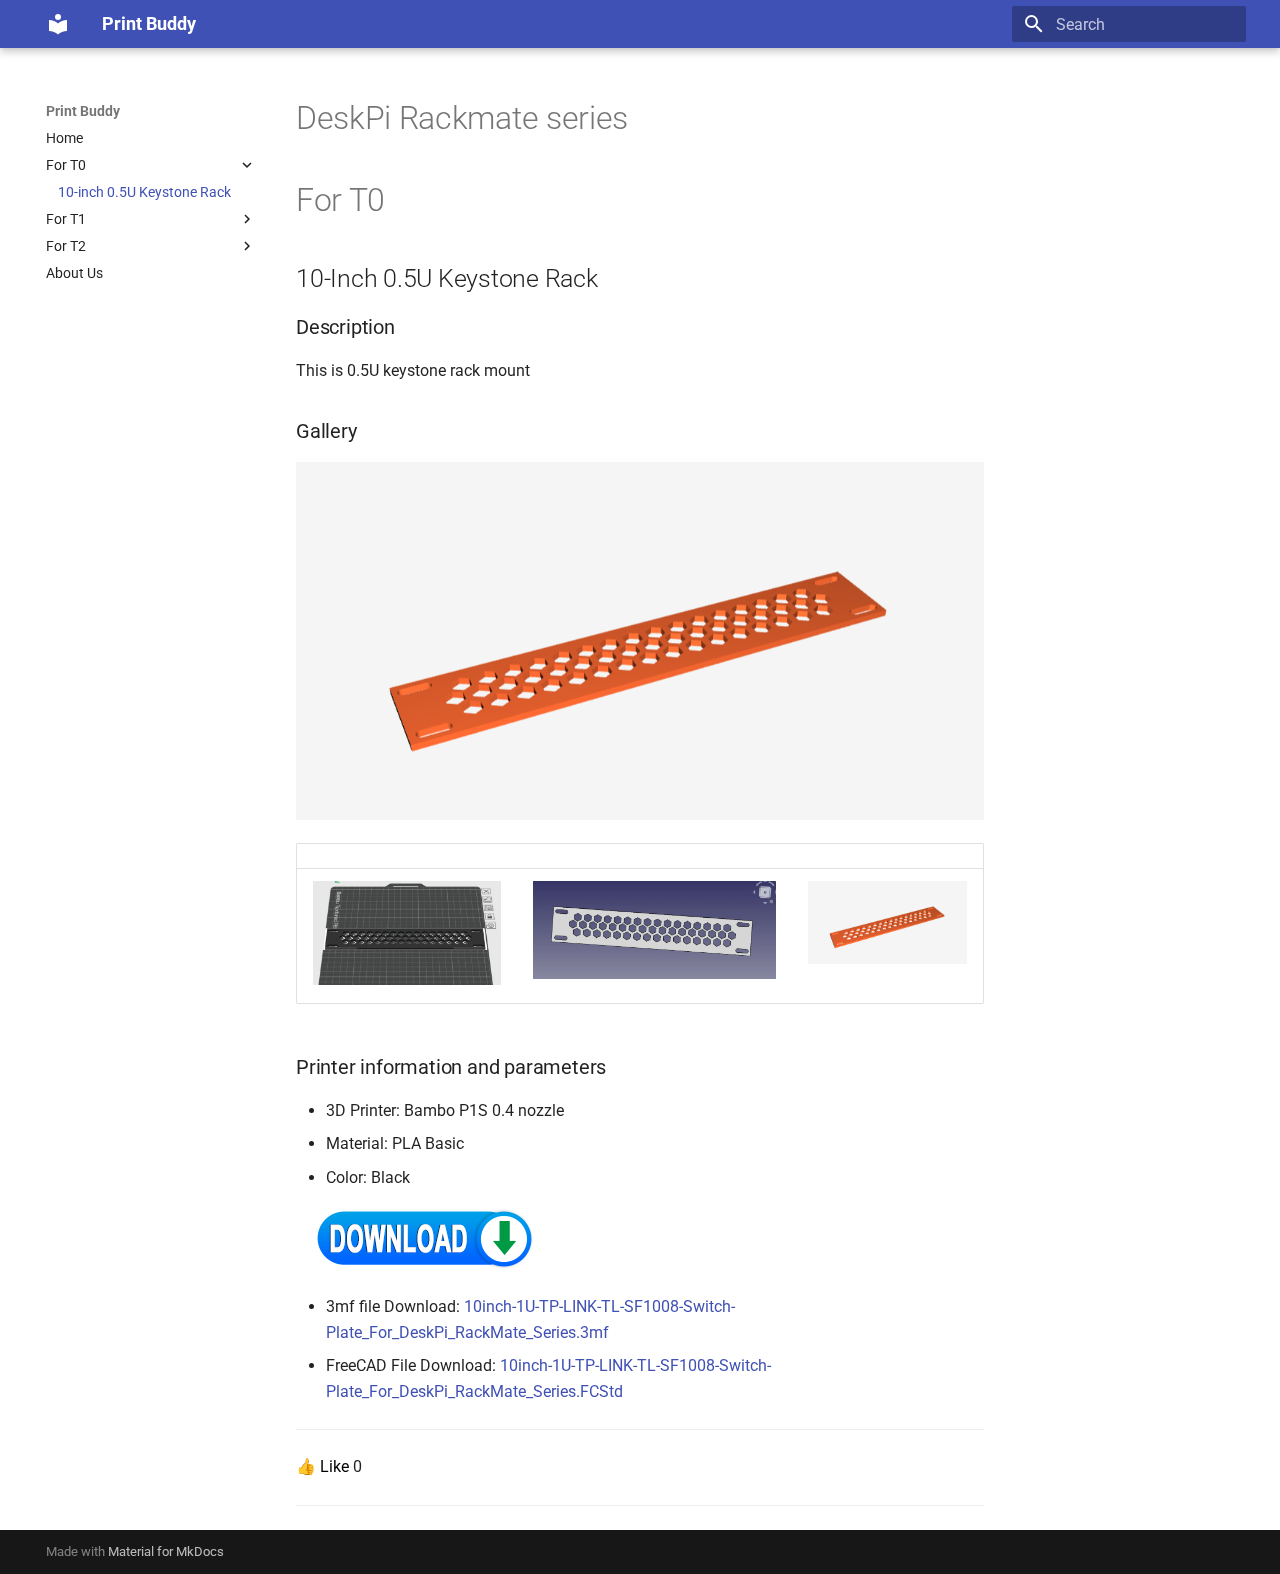
<file: 3d4/index.html>
<!doctype html>
<html lang="en" class="no-js">
  <head>
    
      <meta charset="utf-8">
      <meta name="viewport" content="width=device-width,initial-scale=1">
      
      
      
      
        <link rel="prev" href="..">
      
      
        <link rel="next" href="../3d/">
      
      
      <link rel="icon" href="../assets/images/favicon.png">
      <meta name="generator" content="mkdocs-1.6.1, mkdocs-material-9.6.11">
    
    
      
        <title>10-inch 0.5U Keystone Rack - Print Buddy</title>
      
    
    
      <link rel="stylesheet" href="../assets/stylesheets/main.4af4bdda.min.css">
      
      


    
    
      
    
    
      
        
        
        <link rel="preconnect" href="https://fonts.gstatic.com" crossorigin>
        <link rel="stylesheet" href="https://fonts.googleapis.com/css?family=Roboto:300,300i,400,400i,700,700i%7CRoboto+Mono:400,400i,700,700i&display=fallback">
        <style>:root{--md-text-font:"Roboto";--md-code-font:"Roboto Mono"}</style>
      
    
    
    <script>__md_scope=new URL("..",location),__md_hash=e=>[...e].reduce(((e,_)=>(e<<5)-e+_.charCodeAt(0)),0),__md_get=(e,_=localStorage,t=__md_scope)=>JSON.parse(_.getItem(t.pathname+"."+e)),__md_set=(e,_,t=localStorage,a=__md_scope)=>{try{t.setItem(a.pathname+"."+e,JSON.stringify(_))}catch(e){}}</script>
    
      

    
    
    
  </head>
  
  
    <body dir="ltr">
  
    
    <input class="md-toggle" data-md-toggle="drawer" type="checkbox" id="__drawer" autocomplete="off">
    <input class="md-toggle" data-md-toggle="search" type="checkbox" id="__search" autocomplete="off">
    <label class="md-overlay" for="__drawer"></label>
    <div data-md-component="skip">
      
        
        <a href="#deskpi-rackmate-series" class="md-skip">
          Skip to content
        </a>
      
    </div>
    <div data-md-component="announce">
      
    </div>
    
    
      

  

<header class="md-header md-header--shadow" data-md-component="header">
  <nav class="md-header__inner md-grid" aria-label="Header">
    <a href=".." title="Print Buddy" class="md-header__button md-logo" aria-label="Print Buddy" data-md-component="logo">
      
  
  <svg xmlns="http://www.w3.org/2000/svg" viewBox="0 0 24 24"><path d="M12 8a3 3 0 0 0 3-3 3 3 0 0 0-3-3 3 3 0 0 0-3 3 3 3 0 0 0 3 3m0 3.54C9.64 9.35 6.5 8 3 8v11c3.5 0 6.64 1.35 9 3.54 2.36-2.19 5.5-3.54 9-3.54V8c-3.5 0-6.64 1.35-9 3.54"/></svg>

    </a>
    <label class="md-header__button md-icon" for="__drawer">
      
      <svg xmlns="http://www.w3.org/2000/svg" viewBox="0 0 24 24"><path d="M3 6h18v2H3zm0 5h18v2H3zm0 5h18v2H3z"/></svg>
    </label>
    <div class="md-header__title" data-md-component="header-title">
      <div class="md-header__ellipsis">
        <div class="md-header__topic">
          <span class="md-ellipsis">
            Print Buddy
          </span>
        </div>
        <div class="md-header__topic" data-md-component="header-topic">
          <span class="md-ellipsis">
            
              10-inch 0.5U Keystone Rack
            
          </span>
        </div>
      </div>
    </div>
    
    
      <script>var palette=__md_get("__palette");if(palette&&palette.color){if("(prefers-color-scheme)"===palette.color.media){var media=matchMedia("(prefers-color-scheme: light)"),input=document.querySelector(media.matches?"[data-md-color-media='(prefers-color-scheme: light)']":"[data-md-color-media='(prefers-color-scheme: dark)']");palette.color.media=input.getAttribute("data-md-color-media"),palette.color.scheme=input.getAttribute("data-md-color-scheme"),palette.color.primary=input.getAttribute("data-md-color-primary"),palette.color.accent=input.getAttribute("data-md-color-accent")}for(var[key,value]of Object.entries(palette.color))document.body.setAttribute("data-md-color-"+key,value)}</script>
    
    
    
      
      
        <label class="md-header__button md-icon" for="__search">
          
          <svg xmlns="http://www.w3.org/2000/svg" viewBox="0 0 24 24"><path d="M9.5 3A6.5 6.5 0 0 1 16 9.5c0 1.61-.59 3.09-1.56 4.23l.27.27h.79l5 5-1.5 1.5-5-5v-.79l-.27-.27A6.52 6.52 0 0 1 9.5 16 6.5 6.5 0 0 1 3 9.5 6.5 6.5 0 0 1 9.5 3m0 2C7 5 5 7 5 9.5S7 14 9.5 14 14 12 14 9.5 12 5 9.5 5"/></svg>
        </label>
        <div class="md-search" data-md-component="search" role="dialog">
  <label class="md-search__overlay" for="__search"></label>
  <div class="md-search__inner" role="search">
    <form class="md-search__form" name="search">
      <input type="text" class="md-search__input" name="query" aria-label="Search" placeholder="Search" autocapitalize="off" autocorrect="off" autocomplete="off" spellcheck="false" data-md-component="search-query" required>
      <label class="md-search__icon md-icon" for="__search">
        
        <svg xmlns="http://www.w3.org/2000/svg" viewBox="0 0 24 24"><path d="M9.5 3A6.5 6.5 0 0 1 16 9.5c0 1.61-.59 3.09-1.56 4.23l.27.27h.79l5 5-1.5 1.5-5-5v-.79l-.27-.27A6.52 6.52 0 0 1 9.5 16 6.5 6.5 0 0 1 3 9.5 6.5 6.5 0 0 1 9.5 3m0 2C7 5 5 7 5 9.5S7 14 9.5 14 14 12 14 9.5 12 5 9.5 5"/></svg>
        
        <svg xmlns="http://www.w3.org/2000/svg" viewBox="0 0 24 24"><path d="M20 11v2H8l5.5 5.5-1.42 1.42L4.16 12l7.92-7.92L13.5 5.5 8 11z"/></svg>
      </label>
      <nav class="md-search__options" aria-label="Search">
        
        <button type="reset" class="md-search__icon md-icon" title="Clear" aria-label="Clear" tabindex="-1">
          
          <svg xmlns="http://www.w3.org/2000/svg" viewBox="0 0 24 24"><path d="M19 6.41 17.59 5 12 10.59 6.41 5 5 6.41 10.59 12 5 17.59 6.41 19 12 13.41 17.59 19 19 17.59 13.41 12z"/></svg>
        </button>
      </nav>
      
    </form>
    <div class="md-search__output">
      <div class="md-search__scrollwrap" tabindex="0" data-md-scrollfix>
        <div class="md-search-result" data-md-component="search-result">
          <div class="md-search-result__meta">
            Initializing search
          </div>
          <ol class="md-search-result__list" role="presentation"></ol>
        </div>
      </div>
    </div>
  </div>
</div>
      
    
    
  </nav>
  
</header>
    
    <div class="md-container" data-md-component="container">
      
      
        
          
        
      
      <main class="md-main" data-md-component="main">
        <div class="md-main__inner md-grid">
          
            
              
              <div class="md-sidebar md-sidebar--primary" data-md-component="sidebar" data-md-type="navigation" >
                <div class="md-sidebar__scrollwrap">
                  <div class="md-sidebar__inner">
                    



<nav class="md-nav md-nav--primary" aria-label="Navigation" data-md-level="0">
  <label class="md-nav__title" for="__drawer">
    <a href=".." title="Print Buddy" class="md-nav__button md-logo" aria-label="Print Buddy" data-md-component="logo">
      
  
  <svg xmlns="http://www.w3.org/2000/svg" viewBox="0 0 24 24"><path d="M12 8a3 3 0 0 0 3-3 3 3 0 0 0-3-3 3 3 0 0 0-3 3 3 3 0 0 0 3 3m0 3.54C9.64 9.35 6.5 8 3 8v11c3.5 0 6.64 1.35 9 3.54 2.36-2.19 5.5-3.54 9-3.54V8c-3.5 0-6.64 1.35-9 3.54"/></svg>

    </a>
    Print Buddy
  </label>
  
  <ul class="md-nav__list" data-md-scrollfix>
    
      
      
  
  
  
  
    <li class="md-nav__item">
      <a href=".." class="md-nav__link">
        
  
  
  <span class="md-ellipsis">
    Home
    
  </span>
  

      </a>
    </li>
  

    
      
      
  
  
    
  
  
  
    
    
    
    
    
    <li class="md-nav__item md-nav__item--active md-nav__item--nested">
      
        
        
        <input class="md-nav__toggle md-toggle " type="checkbox" id="__nav_2" checked>
        
          
          <label class="md-nav__link" for="__nav_2" id="__nav_2_label" tabindex="0">
            
  
  
  <span class="md-ellipsis">
    For T0
    
  </span>
  

            <span class="md-nav__icon md-icon"></span>
          </label>
        
        <nav class="md-nav" data-md-level="1" aria-labelledby="__nav_2_label" aria-expanded="true">
          <label class="md-nav__title" for="__nav_2">
            <span class="md-nav__icon md-icon"></span>
            For T0
          </label>
          <ul class="md-nav__list" data-md-scrollfix>
            
              
                
  
  
    
  
  
  
    <li class="md-nav__item md-nav__item--active">
      
      <input class="md-nav__toggle md-toggle" type="checkbox" id="__toc">
      
      
        
      
      
      <a href="./" class="md-nav__link md-nav__link--active">
        
  
  
  <span class="md-ellipsis">
    10-inch 0.5U Keystone Rack
    
  </span>
  

      </a>
      
    </li>
  

              
            
          </ul>
        </nav>
      
    </li>
  

    
      
      
  
  
  
  
    
    
    
    
    
    <li class="md-nav__item md-nav__item--nested">
      
        
        
        <input class="md-nav__toggle md-toggle " type="checkbox" id="__nav_3" >
        
          
          <label class="md-nav__link" for="__nav_3" id="__nav_3_label" tabindex="0">
            
  
  
  <span class="md-ellipsis">
    For T1
    
  </span>
  

            <span class="md-nav__icon md-icon"></span>
          </label>
        
        <nav class="md-nav" data-md-level="1" aria-labelledby="__nav_3_label" aria-expanded="false">
          <label class="md-nav__title" for="__nav_3">
            <span class="md-nav__icon md-icon"></span>
            For T1
          </label>
          <ul class="md-nav__list" data-md-scrollfix>
            
              
                
  
  
  
  
    <li class="md-nav__item">
      <a href="../3d/" class="md-nav__link">
        
  
  
  <span class="md-ellipsis">
    10-inch 1U Blank Panel
    
  </span>
  

      </a>
    </li>
  

              
            
              
                
  
  
  
  
    <li class="md-nav__item">
      <a href="../3d1/" class="md-nav__link">
        
  
  
  <span class="md-ellipsis">
    10-inch 1U Rack Mount
    
  </span>
  

      </a>
    </li>
  

              
            
              
                
  
  
  
  
    <li class="md-nav__item">
      <a href="../3d2/" class="md-nav__link">
        
  
  
  <span class="md-ellipsis">
    10-inch 1U Rack Plate
    
  </span>
  

      </a>
    </li>
  

              
            
          </ul>
        </nav>
      
    </li>
  

    
      
      
  
  
  
  
    
    
    
    
    
    <li class="md-nav__item md-nav__item--nested">
      
        
        
        <input class="md-nav__toggle md-toggle " type="checkbox" id="__nav_4" >
        
          
          <label class="md-nav__link" for="__nav_4" id="__nav_4_label" tabindex="0">
            
  
  
  <span class="md-ellipsis">
    For T2
    
  </span>
  

            <span class="md-nav__icon md-icon"></span>
          </label>
        
        <nav class="md-nav" data-md-level="1" aria-labelledby="__nav_4_label" aria-expanded="false">
          <label class="md-nav__title" for="__nav_4">
            <span class="md-nav__icon md-icon"></span>
            For T2
          </label>
          <ul class="md-nav__list" data-md-scrollfix>
            
              
                
  
  
  
  
    <li class="md-nav__item">
      <a href="../3d/" class="md-nav__link">
        
  
  
  <span class="md-ellipsis">
    10-inch 1U Blank Panel
    
  </span>
  

      </a>
    </li>
  

              
            
              
                
  
  
  
  
    <li class="md-nav__item">
      <a href="../3d1/" class="md-nav__link">
        
  
  
  <span class="md-ellipsis">
    10-inch 1U Rack Mount
    
  </span>
  

      </a>
    </li>
  

              
            
              
                
  
  
  
  
    <li class="md-nav__item">
      <a href="../3d2/" class="md-nav__link">
        
  
  
  <span class="md-ellipsis">
    10-inch 1U Rack Plate
    
  </span>
  

      </a>
    </li>
  

              
            
          </ul>
        </nav>
      
    </li>
  

    
      
      
  
  
  
  
    <li class="md-nav__item">
      <a href="../about/" class="md-nav__link">
        
  
  
  <span class="md-ellipsis">
    About Us
    
  </span>
  

      </a>
    </li>
  

    
  </ul>
</nav>
                  </div>
                </div>
              </div>
            
            
              
              <div class="md-sidebar md-sidebar--secondary" data-md-component="sidebar" data-md-type="toc" >
                <div class="md-sidebar__scrollwrap">
                  <div class="md-sidebar__inner">
                    

<nav class="md-nav md-nav--secondary" aria-label="Table of contents">
  
  
  
    
  
  
</nav>
                  </div>
                </div>
              </div>
            
          
          
            <div class="md-content" data-md-component="content">
              <article class="md-content__inner md-typeset">
                
                  



<h1 id="deskpi-rackmate-series">DeskPi Rackmate series</h1>
<h1 id="for-t0">For T0</h1>
<h2 id="10-inch-05u-keystone-rack">10-Inch 0.5U Keystone Rack</h2>
<h3 id="description">Description</h3>
<p>This is 0.5U keystone rack mount</p>
<h3 id="gallery">Gallery</h3>
<p><img alt="image3" src="../imgs/1ublankplate3.png" /> </p>
<table>
<thead>
<tr>
<th style="text-align: center;"></th>
<th style="text-align: center;"></th>
<th style="text-align: center;"></th>
</tr>
</thead>
<tbody>
<tr>
<td style="text-align: center;"><img alt="image1" src="../imgs/1ublankplate.png" /></td>
<td style="text-align: center;"><img alt="image2" src="../imgs/1ublankplate2.png" /></td>
<td style="text-align: center;"><img alt="image3" src="../imgs/1ublankplate3.png" /></td>
</tr>
</tbody>
</table>
<h3 id="printer-information-and-parameters">Printer information and parameters</h3>
<ul>
<li>3D Printer: Bambo P1S 0.4 nozzle </li>
<li>Material: PLA Basic</li>
<li>Color: Black</li>
</ul>
<p><img alt="Download" src="../imgs/DOWNLOAD3.png" /></p>
<ul>
<li>3mf file Download: <a href="../assets/10inch-1U-TP-LINK-TL-SF1008-Switch-Plate_For_DeskPi_RackMate_Series-New.3mf">10inch-1U-TP-LINK-TL-SF1008-Switch-Plate_For_DeskPi_RackMate_Series.3mf</a></li>
<li>FreeCAD File Download: <a href="../assets/10inch-1U-TP-LINK-TL-SF1008-Switch-Plate_For_DeskPi_RackMate_Series.FCStd">10inch-1U-TP-LINK-TL-SF1008-Switch-Plate_For_DeskPi_RackMate_Series.FCStd</a></li>
</ul>
<hr />
<p><button id="like-button-1" class="like-button" onclick="incrementLikes(1)">👍 Like</button>
<span id="like-count-1">0</span></p>
<hr />
<script>
  // 初始化点赞数
  function getLikes(buttonId) {
    const likes = localStorage.getItem('like-' + buttonId);
    return likes ? parseInt(likes, 10) : 0;
  }

  function setLikes(buttonId, likes) {
    localStorage.setItem('like-' + buttonId, likes.toString());
  }

  function incrementLikes(buttonId) {
    let likes = getLikes(buttonId);
    likes += 1; // 增加点赞数
    setLikes(buttonId, likes); // 更新本地存储
    document.getElementById('like-count-' + buttonId).innerText = likes; // 更新显示的点赞数
  }

  // 页面加载时从localStorage加载点赞数
  window.onload = function() {
    document.getElementById('like-count-1').innerText = getLikes(1).toString();
  }
</script>












                
              </article>
            </div>
          
          
<script>var target=document.getElementById(location.hash.slice(1));target&&target.name&&(target.checked=target.name.startsWith("__tabbed_"))</script>
        </div>
        
      </main>
      
        <footer class="md-footer">
  
  <div class="md-footer-meta md-typeset">
    <div class="md-footer-meta__inner md-grid">
      <div class="md-copyright">
  
  
    Made with
    <a href="https://squidfunk.github.io/mkdocs-material/" target="_blank" rel="noopener">
      Material for MkDocs
    </a>
  
</div>
      
    </div>
  </div>
</footer>
      
    </div>
    <div class="md-dialog" data-md-component="dialog">
      <div class="md-dialog__inner md-typeset"></div>
    </div>
    
    
    
      
      <script id="__config" type="application/json">{"base": "..", "features": [], "search": "../assets/javascripts/workers/search.f8cc74c7.min.js", "tags": null, "translations": {"clipboard.copied": "Copied to clipboard", "clipboard.copy": "Copy to clipboard", "search.result.more.one": "1 more on this page", "search.result.more.other": "# more on this page", "search.result.none": "No matching documents", "search.result.one": "1 matching document", "search.result.other": "# matching documents", "search.result.placeholder": "Type to start searching", "search.result.term.missing": "Missing", "select.version": "Select version"}, "version": null}</script>
    
    
      <script src="../assets/javascripts/bundle.c8b220af.min.js"></script>
      
    
  </body>
</html>
</file>
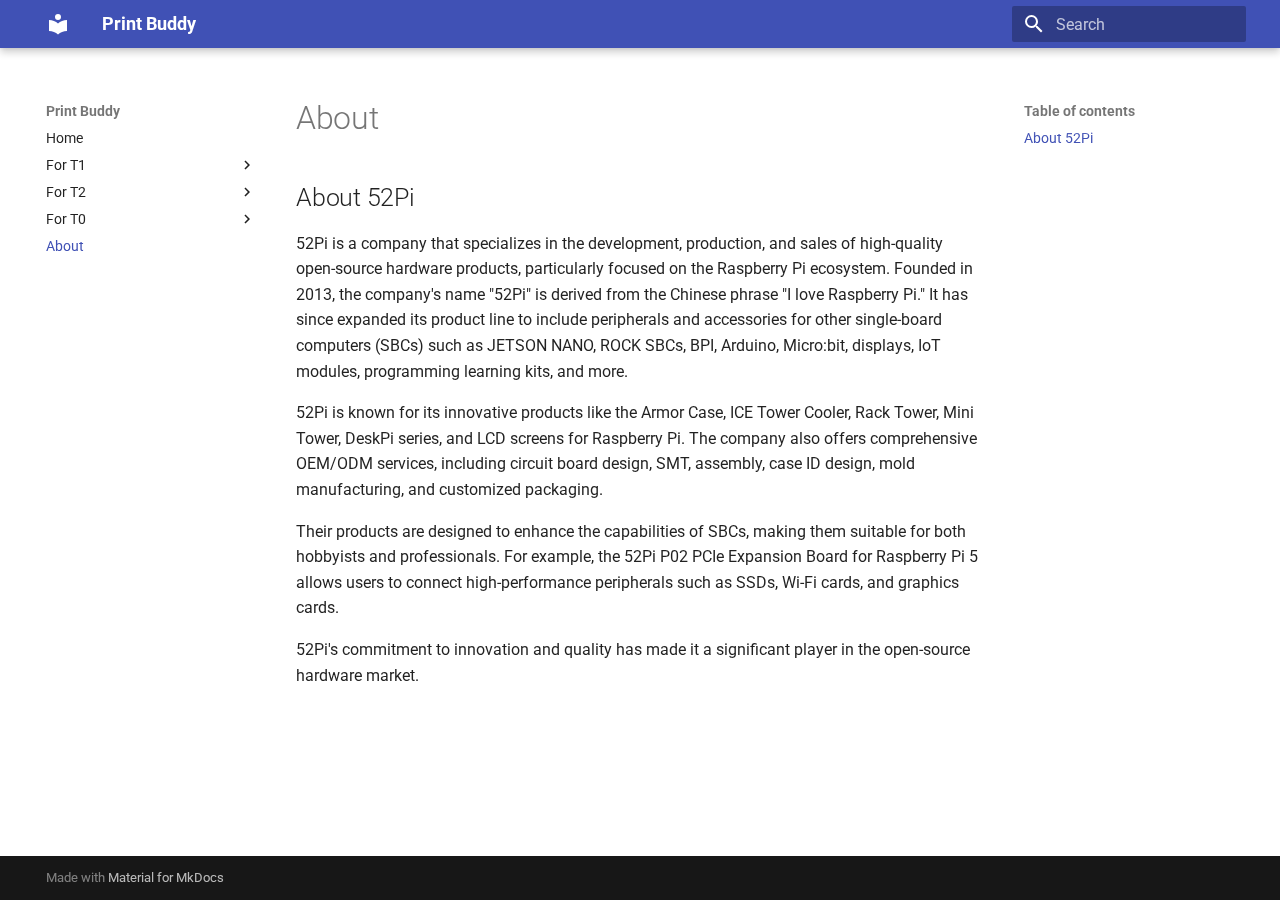
<file: about/index.html>
<!doctype html>
<html lang="en" class="no-js">
  <head>
    
      <meta charset="utf-8">
      <meta name="viewport" content="width=device-width,initial-scale=1">
      
      
      
      
        <link rel="prev" href="../3d2/">
      
      
      
      <link rel="icon" href="../assets/images/favicon.png">
      <meta name="generator" content="mkdocs-1.6.1, mkdocs-material-9.6.11">
    
    
      
        <title>About - Print Buddy</title>
      
    
    
      <link rel="stylesheet" href="../assets/stylesheets/main.4af4bdda.min.css">
      
      


    
    
      
    
    
      
        
        
        <link rel="preconnect" href="https://fonts.gstatic.com" crossorigin>
        <link rel="stylesheet" href="https://fonts.googleapis.com/css?family=Roboto:300,300i,400,400i,700,700i%7CRoboto+Mono:400,400i,700,700i&display=fallback">
        <style>:root{--md-text-font:"Roboto";--md-code-font:"Roboto Mono"}</style>
      
    
    
    <script>__md_scope=new URL("..",location),__md_hash=e=>[...e].reduce(((e,_)=>(e<<5)-e+_.charCodeAt(0)),0),__md_get=(e,_=localStorage,t=__md_scope)=>JSON.parse(_.getItem(t.pathname+"."+e)),__md_set=(e,_,t=localStorage,a=__md_scope)=>{try{t.setItem(a.pathname+"."+e,JSON.stringify(_))}catch(e){}}</script>
    
      

    
    
    
  </head>
  
  
    <body dir="ltr">
  
    
    <input class="md-toggle" data-md-toggle="drawer" type="checkbox" id="__drawer" autocomplete="off">
    <input class="md-toggle" data-md-toggle="search" type="checkbox" id="__search" autocomplete="off">
    <label class="md-overlay" for="__drawer"></label>
    <div data-md-component="skip">
      
        
        <a href="#about-52pi" class="md-skip">
          Skip to content
        </a>
      
    </div>
    <div data-md-component="announce">
      
    </div>
    
    
      

  

<header class="md-header md-header--shadow" data-md-component="header">
  <nav class="md-header__inner md-grid" aria-label="Header">
    <a href=".." title="Print Buddy" class="md-header__button md-logo" aria-label="Print Buddy" data-md-component="logo">
      
  
  <svg xmlns="http://www.w3.org/2000/svg" viewBox="0 0 24 24"><path d="M12 8a3 3 0 0 0 3-3 3 3 0 0 0-3-3 3 3 0 0 0-3 3 3 3 0 0 0 3 3m0 3.54C9.64 9.35 6.5 8 3 8v11c3.5 0 6.64 1.35 9 3.54 2.36-2.19 5.5-3.54 9-3.54V8c-3.5 0-6.64 1.35-9 3.54"/></svg>

    </a>
    <label class="md-header__button md-icon" for="__drawer">
      
      <svg xmlns="http://www.w3.org/2000/svg" viewBox="0 0 24 24"><path d="M3 6h18v2H3zm0 5h18v2H3zm0 5h18v2H3z"/></svg>
    </label>
    <div class="md-header__title" data-md-component="header-title">
      <div class="md-header__ellipsis">
        <div class="md-header__topic">
          <span class="md-ellipsis">
            Print Buddy
          </span>
        </div>
        <div class="md-header__topic" data-md-component="header-topic">
          <span class="md-ellipsis">
            
              About
            
          </span>
        </div>
      </div>
    </div>
    
    
      <script>var palette=__md_get("__palette");if(palette&&palette.color){if("(prefers-color-scheme)"===palette.color.media){var media=matchMedia("(prefers-color-scheme: light)"),input=document.querySelector(media.matches?"[data-md-color-media='(prefers-color-scheme: light)']":"[data-md-color-media='(prefers-color-scheme: dark)']");palette.color.media=input.getAttribute("data-md-color-media"),palette.color.scheme=input.getAttribute("data-md-color-scheme"),palette.color.primary=input.getAttribute("data-md-color-primary"),palette.color.accent=input.getAttribute("data-md-color-accent")}for(var[key,value]of Object.entries(palette.color))document.body.setAttribute("data-md-color-"+key,value)}</script>
    
    
    
      
      
        <label class="md-header__button md-icon" for="__search">
          
          <svg xmlns="http://www.w3.org/2000/svg" viewBox="0 0 24 24"><path d="M9.5 3A6.5 6.5 0 0 1 16 9.5c0 1.61-.59 3.09-1.56 4.23l.27.27h.79l5 5-1.5 1.5-5-5v-.79l-.27-.27A6.52 6.52 0 0 1 9.5 16 6.5 6.5 0 0 1 3 9.5 6.5 6.5 0 0 1 9.5 3m0 2C7 5 5 7 5 9.5S7 14 9.5 14 14 12 14 9.5 12 5 9.5 5"/></svg>
        </label>
        <div class="md-search" data-md-component="search" role="dialog">
  <label class="md-search__overlay" for="__search"></label>
  <div class="md-search__inner" role="search">
    <form class="md-search__form" name="search">
      <input type="text" class="md-search__input" name="query" aria-label="Search" placeholder="Search" autocapitalize="off" autocorrect="off" autocomplete="off" spellcheck="false" data-md-component="search-query" required>
      <label class="md-search__icon md-icon" for="__search">
        
        <svg xmlns="http://www.w3.org/2000/svg" viewBox="0 0 24 24"><path d="M9.5 3A6.5 6.5 0 0 1 16 9.5c0 1.61-.59 3.09-1.56 4.23l.27.27h.79l5 5-1.5 1.5-5-5v-.79l-.27-.27A6.52 6.52 0 0 1 9.5 16 6.5 6.5 0 0 1 3 9.5 6.5 6.5 0 0 1 9.5 3m0 2C7 5 5 7 5 9.5S7 14 9.5 14 14 12 14 9.5 12 5 9.5 5"/></svg>
        
        <svg xmlns="http://www.w3.org/2000/svg" viewBox="0 0 24 24"><path d="M20 11v2H8l5.5 5.5-1.42 1.42L4.16 12l7.92-7.92L13.5 5.5 8 11z"/></svg>
      </label>
      <nav class="md-search__options" aria-label="Search">
        
        <button type="reset" class="md-search__icon md-icon" title="Clear" aria-label="Clear" tabindex="-1">
          
          <svg xmlns="http://www.w3.org/2000/svg" viewBox="0 0 24 24"><path d="M19 6.41 17.59 5 12 10.59 6.41 5 5 6.41 10.59 12 5 17.59 6.41 19 12 13.41 17.59 19 19 17.59 13.41 12z"/></svg>
        </button>
      </nav>
      
    </form>
    <div class="md-search__output">
      <div class="md-search__scrollwrap" tabindex="0" data-md-scrollfix>
        <div class="md-search-result" data-md-component="search-result">
          <div class="md-search-result__meta">
            Initializing search
          </div>
          <ol class="md-search-result__list" role="presentation"></ol>
        </div>
      </div>
    </div>
  </div>
</div>
      
    
    
  </nav>
  
</header>
    
    <div class="md-container" data-md-component="container">
      
      
        
          
        
      
      <main class="md-main" data-md-component="main">
        <div class="md-main__inner md-grid">
          
            
              
              <div class="md-sidebar md-sidebar--primary" data-md-component="sidebar" data-md-type="navigation" >
                <div class="md-sidebar__scrollwrap">
                  <div class="md-sidebar__inner">
                    



<nav class="md-nav md-nav--primary" aria-label="Navigation" data-md-level="0">
  <label class="md-nav__title" for="__drawer">
    <a href=".." title="Print Buddy" class="md-nav__button md-logo" aria-label="Print Buddy" data-md-component="logo">
      
  
  <svg xmlns="http://www.w3.org/2000/svg" viewBox="0 0 24 24"><path d="M12 8a3 3 0 0 0 3-3 3 3 0 0 0-3-3 3 3 0 0 0-3 3 3 3 0 0 0 3 3m0 3.54C9.64 9.35 6.5 8 3 8v11c3.5 0 6.64 1.35 9 3.54 2.36-2.19 5.5-3.54 9-3.54V8c-3.5 0-6.64 1.35-9 3.54"/></svg>

    </a>
    Print Buddy
  </label>
  
  <ul class="md-nav__list" data-md-scrollfix>
    
      
      
  
  
  
  
    <li class="md-nav__item">
      <a href=".." class="md-nav__link">
        
  
  
  <span class="md-ellipsis">
    Home
    
  </span>
  

      </a>
    </li>
  

    
      
      
  
  
  
  
    
    
    
    
    
    <li class="md-nav__item md-nav__item--nested">
      
        
        
        <input class="md-nav__toggle md-toggle " type="checkbox" id="__nav_2" >
        
          
          <label class="md-nav__link" for="__nav_2" id="__nav_2_label" tabindex="0">
            
  
  
  <span class="md-ellipsis">
    For T1
    
  </span>
  

            <span class="md-nav__icon md-icon"></span>
          </label>
        
        <nav class="md-nav" data-md-level="1" aria-labelledby="__nav_2_label" aria-expanded="false">
          <label class="md-nav__title" for="__nav_2">
            <span class="md-nav__icon md-icon"></span>
            For T1
          </label>
          <ul class="md-nav__list" data-md-scrollfix>
            
              
                
  
  
  
  
    <li class="md-nav__item">
      <a href="../3d/" class="md-nav__link">
        
  
  
  <span class="md-ellipsis">
    10-inch 1U Blank panel
    
  </span>
  

      </a>
    </li>
  

              
            
              
                
  
  
  
  
    <li class="md-nav__item">
      <a href="../3d1/" class="md-nav__link">
        
  
  
  <span class="md-ellipsis">
    10-inch 1U Rack mount
    
  </span>
  

      </a>
    </li>
  

              
            
              
                
  
  
  
  
    <li class="md-nav__item">
      <a href="../3d2/" class="md-nav__link">
        
  
  
  <span class="md-ellipsis">
    10-inch 1U Rack plate
    
  </span>
  

      </a>
    </li>
  

              
            
          </ul>
        </nav>
      
    </li>
  

    
      
      
  
  
  
  
    
    
    
    
    
    <li class="md-nav__item md-nav__item--nested">
      
        
        
        <input class="md-nav__toggle md-toggle " type="checkbox" id="__nav_3" >
        
          
          <label class="md-nav__link" for="__nav_3" id="__nav_3_label" tabindex="0">
            
  
  
  <span class="md-ellipsis">
    For T2
    
  </span>
  

            <span class="md-nav__icon md-icon"></span>
          </label>
        
        <nav class="md-nav" data-md-level="1" aria-labelledby="__nav_3_label" aria-expanded="false">
          <label class="md-nav__title" for="__nav_3">
            <span class="md-nav__icon md-icon"></span>
            For T2
          </label>
          <ul class="md-nav__list" data-md-scrollfix>
            
              
                
  
  
  
  
    <li class="md-nav__item">
      <a href="../3d/" class="md-nav__link">
        
  
  
  <span class="md-ellipsis">
    10-inch 1U Blank panel
    
  </span>
  

      </a>
    </li>
  

              
            
              
                
  
  
  
  
    <li class="md-nav__item">
      <a href="../3d1/" class="md-nav__link">
        
  
  
  <span class="md-ellipsis">
    10-inch 1U Rack mount
    
  </span>
  

      </a>
    </li>
  

              
            
              
                
  
  
  
  
    <li class="md-nav__item">
      <a href="../3d2/" class="md-nav__link">
        
  
  
  <span class="md-ellipsis">
    10-inch 1U Rack plate
    
  </span>
  

      </a>
    </li>
  

              
            
          </ul>
        </nav>
      
    </li>
  

    
      
      
  
  
  
  
    
    
    
    
    
    <li class="md-nav__item md-nav__item--nested">
      
        
        
        <input class="md-nav__toggle md-toggle " type="checkbox" id="__nav_4" >
        
          
          <label class="md-nav__link" for="__nav_4" id="__nav_4_label" tabindex="0">
            
  
  
  <span class="md-ellipsis">
    For T0
    
  </span>
  

            <span class="md-nav__icon md-icon"></span>
          </label>
        
        <nav class="md-nav" data-md-level="1" aria-labelledby="__nav_4_label" aria-expanded="false">
          <label class="md-nav__title" for="__nav_4">
            <span class="md-nav__icon md-icon"></span>
            For T0
          </label>
          <ul class="md-nav__list" data-md-scrollfix>
            
              
                
  
  
  
  
    <li class="md-nav__item">
      <a href="../3d/" class="md-nav__link">
        
  
  
  <span class="md-ellipsis">
    10-inch 1U Blank panel
    
  </span>
  

      </a>
    </li>
  

              
            
              
                
  
  
  
  
    <li class="md-nav__item">
      <a href="../3d1/" class="md-nav__link">
        
  
  
  <span class="md-ellipsis">
    10-inch 1U Rack mount
    
  </span>
  

      </a>
    </li>
  

              
            
              
                
  
  
  
  
    <li class="md-nav__item">
      <a href="../3d2/" class="md-nav__link">
        
  
  
  <span class="md-ellipsis">
    10-inch 1U Rack plate
    
  </span>
  

      </a>
    </li>
  

              
            
          </ul>
        </nav>
      
    </li>
  

    
      
      
  
  
    
  
  
  
    <li class="md-nav__item md-nav__item--active">
      
      <input class="md-nav__toggle md-toggle" type="checkbox" id="__toc">
      
      
      
        <label class="md-nav__link md-nav__link--active" for="__toc">
          
  
  
  <span class="md-ellipsis">
    About
    
  </span>
  

          <span class="md-nav__icon md-icon"></span>
        </label>
      
      <a href="./" class="md-nav__link md-nav__link--active">
        
  
  
  <span class="md-ellipsis">
    About
    
  </span>
  

      </a>
      
        

<nav class="md-nav md-nav--secondary" aria-label="Table of contents">
  
  
  
  
    <label class="md-nav__title" for="__toc">
      <span class="md-nav__icon md-icon"></span>
      Table of contents
    </label>
    <ul class="md-nav__list" data-md-component="toc" data-md-scrollfix>
      
        <li class="md-nav__item">
  <a href="#about-52pi" class="md-nav__link">
    <span class="md-ellipsis">
      About 52Pi
    </span>
  </a>
  
</li>
      
    </ul>
  
</nav>
      
    </li>
  

    
  </ul>
</nav>
                  </div>
                </div>
              </div>
            
            
              
              <div class="md-sidebar md-sidebar--secondary" data-md-component="sidebar" data-md-type="toc" >
                <div class="md-sidebar__scrollwrap">
                  <div class="md-sidebar__inner">
                    

<nav class="md-nav md-nav--secondary" aria-label="Table of contents">
  
  
  
  
    <label class="md-nav__title" for="__toc">
      <span class="md-nav__icon md-icon"></span>
      Table of contents
    </label>
    <ul class="md-nav__list" data-md-component="toc" data-md-scrollfix>
      
        <li class="md-nav__item">
  <a href="#about-52pi" class="md-nav__link">
    <span class="md-ellipsis">
      About 52Pi
    </span>
  </a>
  
</li>
      
    </ul>
  
</nav>
                  </div>
                </div>
              </div>
            
          
          
            <div class="md-content" data-md-component="content">
              <article class="md-content__inner md-typeset">
                
                  



  <h1>About</h1>

<h2 id="about-52pi">About 52Pi</h2>
<p>52Pi is a company that specializes in the development, production, and sales of high-quality open-source hardware products, particularly focused on the Raspberry Pi ecosystem. Founded in 2013, the company's name "52Pi" is derived from the Chinese phrase "I love Raspberry Pi." It has since expanded its product line to include peripherals and accessories for other single-board computers (SBCs) such as JETSON NANO, ROCK SBCs, BPI, Arduino, Micro:bit, displays, IoT modules, programming learning kits, and more.</p>
<p>52Pi is known for its innovative products like the Armor Case, ICE Tower Cooler, Rack Tower, Mini Tower, DeskPi series, and LCD screens for Raspberry Pi. The company also offers comprehensive OEM/ODM services, including circuit board design, SMT, assembly, case ID design, mold manufacturing, and customized packaging. </p>
<p>Their products are designed to enhance the capabilities of SBCs, making them suitable for both hobbyists and professionals. For example, the 52Pi P02 PCIe Expansion Board for Raspberry Pi 5 allows users to connect high-performance peripherals such as SSDs, Wi-Fi cards, and graphics cards. </p>
<p>52Pi's commitment to innovation and quality has made it a significant player in the open-source hardware market.</p>












                
              </article>
            </div>
          
          
<script>var target=document.getElementById(location.hash.slice(1));target&&target.name&&(target.checked=target.name.startsWith("__tabbed_"))</script>
        </div>
        
      </main>
      
        <footer class="md-footer">
  
  <div class="md-footer-meta md-typeset">
    <div class="md-footer-meta__inner md-grid">
      <div class="md-copyright">
  
  
    Made with
    <a href="https://squidfunk.github.io/mkdocs-material/" target="_blank" rel="noopener">
      Material for MkDocs
    </a>
  
</div>
      
    </div>
  </div>
</footer>
      
    </div>
    <div class="md-dialog" data-md-component="dialog">
      <div class="md-dialog__inner md-typeset"></div>
    </div>
    
    
    
      
      <script id="__config" type="application/json">{"base": "..", "features": [], "search": "../assets/javascripts/workers/search.f8cc74c7.min.js", "tags": null, "translations": {"clipboard.copied": "Copied to clipboard", "clipboard.copy": "Copy to clipboard", "search.result.more.one": "1 more on this page", "search.result.more.other": "# more on this page", "search.result.none": "No matching documents", "search.result.one": "1 matching document", "search.result.other": "# matching documents", "search.result.placeholder": "Type to start searching", "search.result.term.missing": "Missing", "select.version": "Select version"}, "version": null}</script>
    
    
      <script src="../assets/javascripts/bundle.c8b220af.min.js"></script>
      
    
  </body>
</html>
</file>
<file: assets/stylesheets/main.4af4bdda.min.css>
@charset "UTF-8";html{-webkit-text-size-adjust:none;-moz-text-size-adjust:none;text-size-adjust:none;box-sizing:border-box}*,:after,:before{box-sizing:inherit}@media (prefers-reduced-motion){*,:after,:before{transition:none!important}}body{margin:0}a,button,input,label{-webkit-tap-highlight-color:transparent}a{color:inherit;text-decoration:none}hr{border:0;box-sizing:initial;display:block;height:.05rem;overflow:visible;padding:0}small{font-size:80%}sub,sup{line-height:1em}img{border-style:none}table{border-collapse:initial;border-spacing:0}td,th{font-weight:400;vertical-align:top}button{background:#0000;border:0;font-family:inherit;font-size:inherit;margin:0;padding:0}input{border:0;outline:none}:root{--md-primary-fg-color:#4051b5;--md-primary-fg-color--light:#5d6cc0;--md-primary-fg-color--dark:#303fa1;--md-primary-bg-color:#fff;--md-primary-bg-color--light:#ffffffb3;--md-accent-fg-color:#526cfe;--md-accent-fg-color--transparent:#526cfe1a;--md-accent-bg-color:#fff;--md-accent-bg-color--light:#ffffffb3}[data-md-color-scheme=default]{color-scheme:light}[data-md-color-scheme=default] img[src$="#gh-dark-mode-only"],[data-md-color-scheme=default] img[src$="#only-dark"]{display:none}:root,[data-md-color-scheme=default]{--md-hue:225deg;--md-default-fg-color:#000000de;--md-default-fg-color--light:#0000008a;--md-default-fg-color--lighter:#00000052;--md-default-fg-color--lightest:#00000012;--md-default-bg-color:#fff;--md-default-bg-color--light:#ffffffb3;--md-default-bg-color--lighter:#ffffff4d;--md-default-bg-color--lightest:#ffffff1f;--md-code-fg-color:#36464e;--md-code-bg-color:#f5f5f5;--md-code-hl-color:#4287ff;--md-code-hl-color--light:#4287ff1a;--md-code-hl-number-color:#d52a2a;--md-code-hl-special-color:#db1457;--md-code-hl-function-color:#a846b9;--md-code-hl-constant-color:#6e59d9;--md-code-hl-keyword-color:#3f6ec6;--md-code-hl-string-color:#1c7d4d;--md-code-hl-name-color:var(--md-code-fg-color);--md-code-hl-operator-color:var(--md-default-fg-color--light);--md-code-hl-punctuation-color:var(--md-default-fg-color--light);--md-code-hl-comment-color:var(--md-default-fg-color--light);--md-code-hl-generic-color:var(--md-default-fg-color--light);--md-code-hl-variable-color:var(--md-default-fg-color--light);--md-typeset-color:var(--md-default-fg-color);--md-typeset-a-color:var(--md-primary-fg-color);--md-typeset-del-color:#f5503d26;--md-typeset-ins-color:#0bd57026;--md-typeset-kbd-color:#fafafa;--md-typeset-kbd-accent-color:#fff;--md-typeset-kbd-border-color:#b8b8b8;--md-typeset-mark-color:#ffff0080;--md-typeset-table-color:#0000001f;--md-typeset-table-color--light:rgba(0,0,0,.035);--md-admonition-fg-color:var(--md-default-fg-color);--md-admonition-bg-color:var(--md-default-bg-color);--md-warning-fg-color:#000000de;--md-warning-bg-color:#ff9;--md-footer-fg-color:#fff;--md-footer-fg-color--light:#ffffffb3;--md-footer-fg-color--lighter:#ffffff73;--md-footer-bg-color:#000000de;--md-footer-bg-color--dark:#00000052;--md-shadow-z1:0 0.2rem 0.5rem #0000000d,0 0 0.05rem #0000001a;--md-shadow-z2:0 0.2rem 0.5rem #0000001a,0 0 0.05rem #00000040;--md-shadow-z3:0 0.2rem 0.5rem #0003,0 0 0.05rem #00000059}.md-icon svg{fill:currentcolor;display:block;height:1.2rem;width:1.2rem}body{-webkit-font-smoothing:antialiased;-moz-osx-font-smoothing:grayscale;--md-text-font-family:var(--md-text-font,_),-apple-system,BlinkMacSystemFont,Helvetica,Arial,sans-serif;--md-code-font-family:var(--md-code-font,_),SFMono-Regular,Consolas,Menlo,monospace}aside,body,input{font-feature-settings:"kern","liga";color:var(--md-typeset-color);font-family:var(--md-text-font-family)}code,kbd,pre{font-feature-settings:"kern";font-family:var(--md-code-font-family)}:root{--md-typeset-table-sort-icon:url('data:image/svg+xml;charset=utf-8,<svg xmlns="http://www.w3.org/2000/svg" viewBox="0 0 24 24"><path d="m18 21-4-4h3V7h-3l4-4 4 4h-3v10h3M2 19v-2h10v2M2 13v-2h7v2M2 7V5h4v2z"/></svg>');--md-typeset-table-sort-icon--asc:url('data:image/svg+xml;charset=utf-8,<svg xmlns="http://www.w3.org/2000/svg" viewBox="0 0 24 24"><path d="M19 17h3l-4 4-4-4h3V3h2M2 17h10v2H2M6 5v2H2V5m0 6h7v2H2z"/></svg>');--md-typeset-table-sort-icon--desc:url('data:image/svg+xml;charset=utf-8,<svg xmlns="http://www.w3.org/2000/svg" viewBox="0 0 24 24"><path d="M19 7h3l-4-4-4 4h3v14h2M2 17h10v2H2M6 5v2H2V5m0 6h7v2H2z"/></svg>')}.md-typeset{-webkit-print-color-adjust:exact;color-adjust:exact;font-size:.8rem;line-height:1.6;overflow-wrap:break-word}@media print{.md-typeset{font-size:.68rem}}.md-typeset blockquote,.md-typeset dl,.md-typeset figure,.md-typeset ol,.md-typeset pre,.md-typeset ul{margin-bottom:1em;margin-top:1em}.md-typeset h1{color:var(--md-default-fg-color--light);font-size:2em;line-height:1.3;margin:0 0 1.25em}.md-typeset h1,.md-typeset h2{font-weight:300;letter-spacing:-.01em}.md-typeset h2{font-size:1.5625em;line-height:1.4;margin:1.6em 0 .64em}.md-typeset h3{font-size:1.25em;font-weight:400;letter-spacing:-.01em;line-height:1.5;margin:1.6em 0 .8em}.md-typeset h2+h3{margin-top:.8em}.md-typeset h4{font-weight:700;letter-spacing:-.01em;margin:1em 0}.md-typeset h5,.md-typeset h6{color:var(--md-default-fg-color--light);font-size:.8em;font-weight:700;letter-spacing:-.01em;margin:1.25em 0}.md-typeset h5{text-transform:uppercase}.md-typeset h5 code{text-transform:none}.md-typeset hr{border-bottom:.05rem solid var(--md-default-fg-color--lightest);display:flow-root;margin:1.5em 0}.md-typeset a{color:var(--md-typeset-a-color);word-break:break-word}.md-typeset a,.md-typeset a:before{transition:color 125ms}.md-typeset a:focus,.md-typeset a:hover{color:var(--md-accent-fg-color)}.md-typeset a:focus code,.md-typeset a:hover code{background-color:var(--md-accent-fg-color--transparent)}.md-typeset a code{color:currentcolor;transition:background-color 125ms}.md-typeset a.focus-visible{outline-color:var(--md-accent-fg-color);outline-offset:.2rem}.md-typeset code,.md-typeset kbd,.md-typeset pre{color:var(--md-code-fg-color);direction:ltr;font-variant-ligatures:none}@media print{.md-typeset code,.md-typeset kbd,.md-typeset pre{white-space:pre-wrap}}.md-typeset code{background-color:var(--md-code-bg-color);border-radius:.1rem;-webkit-box-decoration-break:clone;box-decoration-break:clone;font-size:.85em;padding:0 .2941176471em;word-break:break-word}.md-typeset code:not(.focus-visible){-webkit-tap-highlight-color:transparent;outline:none}.md-typeset pre{display:flow-root;line-height:1.4;position:relative}.md-typeset pre>code{-webkit-box-decoration-break:slice;box-decoration-break:slice;box-shadow:none;display:block;margin:0;outline-color:var(--md-accent-fg-color);overflow:auto;padding:.7720588235em 1.1764705882em;scrollbar-color:var(--md-default-fg-color--lighter) #0000;scrollbar-width:thin;touch-action:auto;word-break:normal}.md-typeset pre>code:hover{scrollbar-color:var(--md-accent-fg-color) #0000}.md-typeset pre>code::-webkit-scrollbar{height:.2rem;width:.2rem}.md-typeset pre>code::-webkit-scrollbar-thumb{background-color:var(--md-default-fg-color--lighter)}.md-typeset pre>code::-webkit-scrollbar-thumb:hover{background-color:var(--md-accent-fg-color)}.md-typeset kbd{background-color:var(--md-typeset-kbd-color);border-radius:.1rem;box-shadow:0 .1rem 0 .05rem var(--md-typeset-kbd-border-color),0 .1rem 0 var(--md-typeset-kbd-border-color),0 -.1rem .2rem var(--md-typeset-kbd-accent-color) inset;color:var(--md-default-fg-color);display:inline-block;font-size:.75em;padding:0 .6666666667em;vertical-align:text-top;word-break:break-word}.md-typeset mark{background-color:var(--md-typeset-mark-color);-webkit-box-decoration-break:clone;box-decoration-break:clone;color:inherit;word-break:break-word}.md-typeset abbr{border-bottom:.05rem dotted var(--md-default-fg-color--light);cursor:help;text-decoration:none}.md-typeset small{opacity:.75}[dir=ltr] .md-typeset sub,[dir=ltr] .md-typeset sup{margin-left:.078125em}[dir=rtl] .md-typeset sub,[dir=rtl] .md-typeset sup{margin-right:.078125em}[dir=ltr] .md-typeset blockquote{padding-left:.6rem}[dir=rtl] .md-typeset blockquote{padding-right:.6rem}[dir=ltr] .md-typeset blockquote{border-left:.2rem solid var(--md-default-fg-color--lighter)}[dir=rtl] .md-typeset blockquote{border-right:.2rem solid var(--md-default-fg-color--lighter)}.md-typeset blockquote{color:var(--md-default-fg-color--light);margin-left:0;margin-right:0}.md-typeset ul{list-style-type:disc}.md-typeset ul[type]{list-style-type:revert-layer}[dir=ltr] .md-typeset ol,[dir=ltr] .md-typeset ul{margin-left:.625em}[dir=rtl] .md-typeset ol,[dir=rtl] .md-typeset ul{margin-right:.625em}.md-typeset ol,.md-typeset ul{padding:0}.md-typeset ol:not([hidden]),.md-typeset ul:not([hidden]){display:flow-root}.md-typeset ol ol,.md-typeset ul ol{list-style-type:lower-alpha}.md-typeset ol ol ol,.md-typeset ul ol ol{list-style-type:lower-roman}.md-typeset ol ol ol ol,.md-typeset ul ol ol ol{list-style-type:upper-alpha}.md-typeset ol ol ol ol ol,.md-typeset ul ol ol ol ol{list-style-type:upper-roman}.md-typeset ol[type],.md-typeset ul[type]{list-style-type:revert-layer}[dir=ltr] .md-typeset ol li,[dir=ltr] .md-typeset ul li{margin-left:1.25em}[dir=rtl] .md-typeset ol li,[dir=rtl] .md-typeset ul li{margin-right:1.25em}.md-typeset ol li,.md-typeset ul li{margin-bottom:.5em}.md-typeset ol li blockquote,.md-typeset ol li p,.md-typeset ul li blockquote,.md-typeset ul li p{margin:.5em 0}.md-typeset ol li:last-child,.md-typeset ul li:last-child{margin-bottom:0}[dir=ltr] .md-typeset ol li ol,[dir=ltr] .md-typeset ol li ul,[dir=ltr] .md-typeset ul li ol,[dir=ltr] .md-typeset ul li ul{margin-left:.625em}[dir=rtl] .md-typeset ol li ol,[dir=rtl] .md-typeset ol li ul,[dir=rtl] .md-typeset ul li ol,[dir=rtl] .md-typeset ul li ul{margin-right:.625em}.md-typeset ol li ol,.md-typeset ol li ul,.md-typeset ul li ol,.md-typeset ul li ul{margin-bottom:.5em;margin-top:.5em}[dir=ltr] .md-typeset dd{margin-left:1.875em}[dir=rtl] .md-typeset dd{margin-right:1.875em}.md-typeset dd{margin-bottom:1.5em;margin-top:1em}.md-typeset img,.md-typeset svg,.md-typeset video{height:auto;max-width:100%}.md-typeset img[align=left]{margin:1em 1em 1em 0}.md-typeset img[align=right]{margin:1em 0 1em 1em}.md-typeset img[align]:only-child{margin-top:0}.md-typeset figure{display:flow-root;margin:1em auto;max-width:100%;text-align:center;width:-moz-fit-content;width:fit-content}.md-typeset figure img{display:block;margin:0 auto}.md-typeset figcaption{font-style:italic;margin:1em auto;max-width:24rem}.md-typeset iframe{max-width:100%}.md-typeset table:not([class]){background-color:var(--md-default-bg-color);border:.05rem solid var(--md-typeset-table-color);border-radius:.1rem;display:inline-block;font-size:.64rem;max-width:100%;overflow:auto;touch-action:auto}@media print{.md-typeset table:not([class]){display:table}}.md-typeset table:not([class])+*{margin-top:1.5em}.md-typeset table:not([class]) td>:first-child,.md-typeset table:not([class]) th>:first-child{margin-top:0}.md-typeset table:not([class]) td>:last-child,.md-typeset table:not([class]) th>:last-child{margin-bottom:0}.md-typeset table:not([class]) td:not([align]),.md-typeset table:not([class]) th:not([align]){text-align:left}[dir=rtl] .md-typeset table:not([class]) td:not([align]),[dir=rtl] .md-typeset table:not([class]) th:not([align]){text-align:right}.md-typeset table:not([class]) th{font-weight:700;min-width:5rem;padding:.9375em 1.25em;vertical-align:top}.md-typeset table:not([class]) td{border-top:.05rem solid var(--md-typeset-table-color);padding:.9375em 1.25em;vertical-align:top}.md-typeset table:not([class]) tbody tr{transition:background-color 125ms}.md-typeset table:not([class]) tbody tr:hover{background-color:var(--md-typeset-table-color--light);box-shadow:0 .05rem 0 var(--md-default-bg-color) inset}.md-typeset table:not([class]) a{word-break:normal}.md-typeset table th[role=columnheader]{cursor:pointer}[dir=ltr] .md-typeset table th[role=columnheader]:after{margin-left:.5em}[dir=rtl] .md-typeset table th[role=columnheader]:after{margin-right:.5em}.md-typeset table th[role=columnheader]:after{content:"";display:inline-block;height:1.2em;-webkit-mask-image:var(--md-typeset-table-sort-icon);mask-image:var(--md-typeset-table-sort-icon);-webkit-mask-repeat:no-repeat;mask-repeat:no-repeat;-webkit-mask-size:contain;mask-size:contain;transition:background-color 125ms;vertical-align:text-bottom;width:1.2em}.md-typeset table th[role=columnheader]:hover:after{background-color:var(--md-default-fg-color--lighter)}.md-typeset table th[role=columnheader][aria-sort=ascending]:after{background-color:var(--md-default-fg-color--light);-webkit-mask-image:var(--md-typeset-table-sort-icon--asc);mask-image:var(--md-typeset-table-sort-icon--asc)}.md-typeset table th[role=columnheader][aria-sort=descending]:after{background-color:var(--md-default-fg-color--light);-webkit-mask-image:var(--md-typeset-table-sort-icon--desc);mask-image:var(--md-typeset-table-sort-icon--desc)}.md-typeset__scrollwrap{margin:1em -.8rem;overflow-x:auto;touch-action:auto}.md-typeset__table{display:inline-block;margin-bottom:.5em;padding:0 .8rem}@media print{.md-typeset__table{display:block}}html .md-typeset__table table{display:table;margin:0;overflow:hidden;width:100%}@media screen and (max-width:44.984375em){.md-content__inner>pre{margin:1em -.8rem}.md-content__inner>pre code{border-radius:0}}.md-typeset .md-author{border-radius:100%;display:block;flex-shrink:0;height:1.6rem;overflow:hidden;position:relative;transition:color 125ms,transform 125ms;width:1.6rem}.md-typeset .md-author img{display:block}.md-typeset .md-author--more{background:var(--md-default-fg-color--lightest);color:var(--md-default-fg-color--lighter);font-size:.6rem;font-weight:700;line-height:1.6rem;text-align:center}.md-typeset .md-author--long{height:2.4rem;width:2.4rem}.md-typeset a.md-author{transform:scale(1)}.md-typeset a.md-author img{border-radius:100%;filter:grayscale(100%) opacity(75%);transition:filter 125ms}.md-typeset a.md-author:focus,.md-typeset a.md-author:hover{transform:scale(1.1);z-index:1}.md-typeset a.md-author:focus img,.md-typeset a.md-author:hover img{filter:grayscale(0)}.md-banner{background-color:var(--md-footer-bg-color);color:var(--md-footer-fg-color);overflow:auto}@media print{.md-banner{display:none}}.md-banner--warning{background-color:var(--md-warning-bg-color);color:var(--md-warning-fg-color)}.md-banner__inner{font-size:.7rem;margin:.6rem auto;padding:0 .8rem}[dir=ltr] .md-banner__button{float:right}[dir=rtl] .md-banner__button{float:left}.md-banner__button{color:inherit;cursor:pointer;transition:opacity .25s}.no-js .md-banner__button{display:none}.md-banner__button:hover{opacity:.7}html{font-size:125%;height:100%;overflow-x:hidden}@media screen and (min-width:100em){html{font-size:137.5%}}@media screen and (min-width:125em){html{font-size:150%}}body{background-color:var(--md-default-bg-color);display:flex;flex-direction:column;font-size:.5rem;min-height:100%;position:relative;width:100%}@media print{body{display:block}}@media screen and (max-width:59.984375em){body[data-md-scrolllock]{position:fixed}}.md-grid{margin-left:auto;margin-right:auto;max-width:61rem}.md-container{display:flex;flex-direction:column;flex-grow:1}@media print{.md-container{display:block}}.md-main{flex-grow:1}.md-main__inner{display:flex;height:100%;margin-top:1.5rem}.md-ellipsis{overflow:hidden;text-overflow:ellipsis}.md-toggle{display:none}.md-option{height:0;opacity:0;position:absolute;width:0}.md-option:checked+label:not([hidden]){display:block}.md-option.focus-visible+label{outline-color:var(--md-accent-fg-color);outline-style:auto}.md-skip{background-color:var(--md-default-fg-color);border-radius:.1rem;color:var(--md-default-bg-color);font-size:.64rem;margin:.5rem;opacity:0;outline-color:var(--md-accent-fg-color);padding:.3rem .5rem;position:fixed;transform:translateY(.4rem);z-index:-1}.md-skip:focus{opacity:1;transform:translateY(0);transition:transform .25s cubic-bezier(.4,0,.2,1),opacity 175ms 75ms;z-index:10}@page{margin:25mm}:root{--md-clipboard-icon:url('data:image/svg+xml;charset=utf-8,<svg xmlns="http://www.w3.org/2000/svg" viewBox="0 0 24 24"><path d="M19 21H8V7h11m0-2H8a2 2 0 0 0-2 2v14a2 2 0 0 0 2 2h11a2 2 0 0 0 2-2V7a2 2 0 0 0-2-2m-3-4H4a2 2 0 0 0-2 2v14h2V3h12z"/></svg>')}.md-clipboard{border-radius:.1rem;color:var(--md-default-fg-color--lightest);cursor:pointer;height:1.5em;outline-color:var(--md-accent-fg-color);outline-offset:.1rem;position:absolute;right:.5em;top:.5em;transition:color .25s;width:1.5em;z-index:1}@media print{.md-clipboard{display:none}}.md-clipboard:not(.focus-visible){-webkit-tap-highlight-color:transparent;outline:none}:hover>.md-clipboard{color:var(--md-default-fg-color--light)}.md-clipboard:focus,.md-clipboard:hover{color:var(--md-accent-fg-color)}.md-clipboard:after{background-color:currentcolor;content:"";display:block;height:1.125em;margin:0 auto;-webkit-mask-image:var(--md-clipboard-icon);mask-image:var(--md-clipboard-icon);-webkit-mask-position:center;mask-position:center;-webkit-mask-repeat:no-repeat;mask-repeat:no-repeat;-webkit-mask-size:contain;mask-size:contain;width:1.125em}.md-clipboard--inline{cursor:pointer}.md-clipboard--inline code{transition:color .25s,background-color .25s}.md-clipboard--inline:focus code,.md-clipboard--inline:hover code{background-color:var(--md-accent-fg-color--transparent);color:var(--md-accent-fg-color)}.md-typeset .md-code__content{display:grid}@keyframes consent{0%{opacity:0;transform:translateY(100%)}to{opacity:1;transform:translateY(0)}}@keyframes overlay{0%{opacity:0}to{opacity:1}}.md-consent__overlay{animation:overlay .25s both;-webkit-backdrop-filter:blur(.1rem);backdrop-filter:blur(.1rem);background-color:#0000008a;height:100%;opacity:1;position:fixed;top:0;width:100%;z-index:5}.md-consent__inner{animation:consent .5s cubic-bezier(.1,.7,.1,1) both;background-color:var(--md-default-bg-color);border:0;border-radius:.1rem;bottom:0;box-shadow:0 0 .2rem #0000001a,0 .2rem .4rem #0003;max-height:100%;overflow:auto;padding:0;position:fixed;width:100%;z-index:5}.md-consent__form{padding:.8rem}.md-consent__settings{display:none;margin:1em 0}input:checked+.md-consent__settings{display:block}.md-consent__controls{margin-bottom:.8rem}.md-typeset .md-consent__controls .md-button{display:inline}@media screen and (max-width:44.984375em){.md-typeset .md-consent__controls .md-button{display:block;margin-top:.4rem;text-align:center;width:100%}}.md-consent label{cursor:pointer}.md-content{flex-grow:1;min-width:0}.md-content__inner{margin:0 .8rem 1.2rem;padding-top:.6rem}@media screen and (min-width:76.25em){[dir=ltr] .md-sidebar--primary:not([hidden])~.md-content>.md-content__inner{margin-left:1.2rem}[dir=ltr] .md-sidebar--secondary:not([hidden])~.md-content>.md-content__inner,[dir=rtl] .md-sidebar--primary:not([hidden])~.md-content>.md-content__inner{margin-right:1.2rem}[dir=rtl] .md-sidebar--secondary:not([hidden])~.md-content>.md-content__inner{margin-left:1.2rem}}.md-content__inner:before{content:"";display:block;height:.4rem}.md-content__inner>:last-child{margin-bottom:0}[dir=ltr] .md-content__button{float:right}[dir=rtl] .md-content__button{float:left}[dir=ltr] .md-content__button{margin-left:.4rem}[dir=rtl] .md-content__button{margin-right:.4rem}.md-content__button{margin:.4rem 0;padding:0}@media print{.md-content__button{display:none}}.md-typeset .md-content__button{color:var(--md-default-fg-color--lighter)}.md-content__button svg{display:inline;vertical-align:top}[dir=rtl] .md-content__button svg{transform:scaleX(-1)}[dir=ltr] .md-dialog{right:.8rem}[dir=rtl] .md-dialog{left:.8rem}.md-dialog{background-color:var(--md-default-fg-color);border-radius:.1rem;bottom:.8rem;box-shadow:var(--md-shadow-z3);min-width:11.1rem;opacity:0;padding:.4rem .6rem;pointer-events:none;position:fixed;transform:translateY(100%);transition:transform 0ms .4s,opacity .4s;z-index:4}@media print{.md-dialog{display:none}}.md-dialog--active{opacity:1;pointer-events:auto;transform:translateY(0);transition:transform .4s cubic-bezier(.075,.85,.175,1),opacity .4s}.md-dialog__inner{color:var(--md-default-bg-color);font-size:.7rem}.md-feedback{margin:2em 0 1em;text-align:center}.md-feedback fieldset{border:none;margin:0;padding:0}.md-feedback__title{font-weight:700;margin:1em auto}.md-feedback__inner{position:relative}.md-feedback__list{display:flex;flex-wrap:wrap;place-content:baseline center;position:relative}.md-feedback__list:hover .md-icon:not(:disabled){color:var(--md-default-fg-color--lighter)}:disabled .md-feedback__list{min-height:1.8rem}.md-feedback__icon{color:var(--md-default-fg-color--light);cursor:pointer;flex-shrink:0;margin:0 .1rem;transition:color 125ms}.md-feedback__icon:not(:disabled).md-icon:hover{color:var(--md-accent-fg-color)}.md-feedback__icon:disabled{color:var(--md-default-fg-color--lightest);pointer-events:none}.md-feedback__note{opacity:0;position:relative;transform:translateY(.4rem);transition:transform .4s cubic-bezier(.1,.7,.1,1),opacity .15s}.md-feedback__note>*{margin:0 auto;max-width:16rem}:disabled .md-feedback__note{opacity:1;transform:translateY(0)}@media print{.md-feedback{display:none}}.md-footer{background-color:var(--md-footer-bg-color);color:var(--md-footer-fg-color)}@media print{.md-footer{display:none}}.md-footer__inner{justify-content:space-between;overflow:auto;padding:.2rem}.md-footer__inner:not([hidden]){display:flex}.md-footer__link{align-items:end;display:flex;flex-grow:0.01;margin-bottom:.4rem;margin-top:1rem;max-width:100%;outline-color:var(--md-accent-fg-color);overflow:hidden;transition:opacity .25s}.md-footer__link:focus,.md-footer__link:hover{opacity:.7}[dir=rtl] .md-footer__link svg{transform:scaleX(-1)}@media screen and (max-width:44.984375em){.md-footer__link--prev{flex-shrink:0}.md-footer__link--prev .md-footer__title{display:none}}[dir=ltr] .md-footer__link--next{margin-left:auto}[dir=rtl] .md-footer__link--next{margin-right:auto}.md-footer__link--next{text-align:right}[dir=rtl] .md-footer__link--next{text-align:left}.md-footer__title{flex-grow:1;font-size:.9rem;margin-bottom:.7rem;max-width:calc(100% - 2.4rem);padding:0 1rem;white-space:nowrap}.md-footer__button{margin:.2rem;padding:.4rem}.md-footer__direction{font-size:.64rem;opacity:.7}.md-footer-meta{background-color:var(--md-footer-bg-color--dark)}.md-footer-meta__inner{display:flex;flex-wrap:wrap;justify-content:space-between;padding:.2rem}html .md-footer-meta.md-typeset a{color:var(--md-footer-fg-color--light)}html .md-footer-meta.md-typeset a:focus,html .md-footer-meta.md-typeset a:hover{color:var(--md-footer-fg-color)}.md-copyright{color:var(--md-footer-fg-color--lighter);font-size:.64rem;margin:auto .6rem;padding:.4rem 0;width:100%}@media screen and (min-width:45em){.md-copyright{width:auto}}.md-copyright__highlight{color:var(--md-footer-fg-color--light)}.md-social{display:inline-flex;gap:.2rem;margin:0 .4rem;padding:.2rem 0 .6rem}@media screen and (min-width:45em){.md-social{padding:.6rem 0}}.md-social__link{display:inline-block;height:1.6rem;text-align:center;width:1.6rem}.md-social__link:before{line-height:1.9}.md-social__link svg{fill:currentcolor;max-height:.8rem;vertical-align:-25%}.md-typeset .md-button{border:.1rem solid;border-radius:.1rem;color:var(--md-primary-fg-color);cursor:pointer;display:inline-block;font-weight:700;padding:.625em 2em;transition:color 125ms,background-color 125ms,border-color 125ms}.md-typeset .md-button--primary{background-color:var(--md-primary-fg-color);border-color:var(--md-primary-fg-color);color:var(--md-primary-bg-color)}.md-typeset .md-button:focus,.md-typeset .md-button:hover{background-color:var(--md-accent-fg-color);border-color:var(--md-accent-fg-color);color:var(--md-accent-bg-color)}[dir=ltr] .md-typeset .md-input{border-top-left-radius:.1rem}[dir=ltr] .md-typeset .md-input,[dir=rtl] .md-typeset .md-input{border-top-right-radius:.1rem}[dir=rtl] .md-typeset .md-input{border-top-left-radius:.1rem}.md-typeset .md-input{border-bottom:.1rem solid var(--md-default-fg-color--lighter);box-shadow:var(--md-shadow-z1);font-size:.8rem;height:1.8rem;padding:0 .6rem;transition:border .25s,box-shadow .25s}.md-typeset .md-input:focus,.md-typeset .md-input:hover{border-bottom-color:var(--md-accent-fg-color);box-shadow:var(--md-shadow-z2)}.md-typeset .md-input--stretch{width:100%}.md-header{background-color:var(--md-primary-fg-color);box-shadow:0 0 .2rem #0000,0 .2rem .4rem #0000;color:var(--md-primary-bg-color);display:block;left:0;position:sticky;right:0;top:0;z-index:4}@media print{.md-header{display:none}}.md-header[hidden]{transform:translateY(-100%);transition:transform .25s cubic-bezier(.8,0,.6,1),box-shadow .25s}.md-header--shadow{box-shadow:0 0 .2rem #0000001a,0 .2rem .4rem #0003;transition:transform .25s cubic-bezier(.1,.7,.1,1),box-shadow .25s}.md-header__inner{align-items:center;display:flex;padding:0 .2rem}.md-header__button{color:currentcolor;cursor:pointer;margin:.2rem;outline-color:var(--md-accent-fg-color);padding:.4rem;position:relative;transition:opacity .25s;vertical-align:middle;z-index:1}.md-header__button:hover{opacity:.7}.md-header__button:not([hidden]){display:inline-block}.md-header__button:not(.focus-visible){-webkit-tap-highlight-color:transparent;outline:none}.md-header__button.md-logo{margin:.2rem;padding:.4rem}@media screen and (max-width:76.234375em){.md-header__button.md-logo{display:none}}.md-header__button.md-logo img,.md-header__button.md-logo svg{fill:currentcolor;display:block;height:1.2rem;width:auto}@media screen and (min-width:60em){.md-header__button[for=__search]{display:none}}.no-js .md-header__button[for=__search]{display:none}[dir=rtl] .md-header__button[for=__search] svg{transform:scaleX(-1)}@media screen and (min-width:76.25em){.md-header__button[for=__drawer]{display:none}}.md-header__topic{display:flex;max-width:100%;position:absolute;transition:transform .4s cubic-bezier(.1,.7,.1,1),opacity .15s;white-space:nowrap}.md-header__topic+.md-header__topic{opacity:0;pointer-events:none;transform:translateX(1.25rem);transition:transform .4s cubic-bezier(1,.7,.1,.1),opacity .15s;z-index:-1}[dir=rtl] .md-header__topic+.md-header__topic{transform:translateX(-1.25rem)}.md-header__topic:first-child{font-weight:700}[dir=ltr] .md-header__title{margin-left:1rem;margin-right:.4rem}[dir=rtl] .md-header__title{margin-left:.4rem;margin-right:1rem}.md-header__title{flex-grow:1;font-size:.9rem;height:2.4rem;line-height:2.4rem}.md-header__title--active .md-header__topic{opacity:0;pointer-events:none;transform:translateX(-1.25rem);transition:transform .4s cubic-bezier(1,.7,.1,.1),opacity .15s;z-index:-1}[dir=rtl] .md-header__title--active .md-header__topic{transform:translateX(1.25rem)}.md-header__title--active .md-header__topic+.md-header__topic{opacity:1;pointer-events:auto;transform:translateX(0);transition:transform .4s cubic-bezier(.1,.7,.1,1),opacity .15s;z-index:0}.md-header__title>.md-header__ellipsis{height:100%;position:relative;width:100%}.md-header__option{display:flex;flex-shrink:0;max-width:100%;transition:max-width 0ms .25s,opacity .25s .25s;white-space:nowrap}[data-md-toggle=search]:checked~.md-header .md-header__option{max-width:0;opacity:0;transition:max-width 0ms,opacity 0ms}.md-header__option>input{bottom:0}.md-header__source{display:none}@media screen and (min-width:60em){[dir=ltr] .md-header__source{margin-left:1rem}[dir=rtl] .md-header__source{margin-right:1rem}.md-header__source{display:block;max-width:11.7rem;width:11.7rem}}@media screen and (min-width:76.25em){[dir=ltr] .md-header__source{margin-left:1.4rem}[dir=rtl] .md-header__source{margin-right:1.4rem}}.md-meta{color:var(--md-default-fg-color--light);font-size:.7rem;line-height:1.3}.md-meta__list{display:inline-flex;flex-wrap:wrap;list-style:none;margin:0;padding:0}.md-meta__item:not(:last-child):after{content:"·";margin-left:.2rem;margin-right:.2rem}.md-meta__link{color:var(--md-typeset-a-color)}.md-meta__link:focus,.md-meta__link:hover{color:var(--md-accent-fg-color)}.md-draft{background-color:#ff1744;border-radius:.125em;color:#fff;display:inline-block;font-weight:700;padding-left:.5714285714em;padding-right:.5714285714em}:root{--md-nav-icon--prev:url('data:image/svg+xml;charset=utf-8,<svg xmlns="http://www.w3.org/2000/svg" viewBox="0 0 24 24"><path d="M20 11v2H8l5.5 5.5-1.42 1.42L4.16 12l7.92-7.92L13.5 5.5 8 11z"/></svg>');--md-nav-icon--next:url('data:image/svg+xml;charset=utf-8,<svg xmlns="http://www.w3.org/2000/svg" viewBox="0 0 24 24"><path d="M8.59 16.58 13.17 12 8.59 7.41 10 6l6 6-6 6z"/></svg>');--md-toc-icon:url('data:image/svg+xml;charset=utf-8,<svg xmlns="http://www.w3.org/2000/svg" viewBox="0 0 24 24"><path d="M3 9h14V7H3zm0 4h14v-2H3zm0 4h14v-2H3zm16 0h2v-2h-2zm0-10v2h2V7zm0 6h2v-2h-2z"/></svg>')}.md-nav{font-size:.7rem;line-height:1.3}.md-nav__title{color:var(--md-default-fg-color--light);display:block;font-weight:700;overflow:hidden;padding:0 .6rem;text-overflow:ellipsis}.md-nav__title .md-nav__button{display:none}.md-nav__title .md-nav__button img{height:100%;width:auto}.md-nav__title .md-nav__button.md-logo img,.md-nav__title .md-nav__button.md-logo svg{fill:currentcolor;display:block;height:2.4rem;max-width:100%;object-fit:contain;width:auto}.md-nav__list{list-style:none;margin:0;padding:0}.md-nav__link{align-items:flex-start;display:flex;gap:.4rem;margin-top:.625em;scroll-snap-align:start;transition:color 125ms}.md-nav__link--passed{color:var(--md-default-fg-color--light)}.md-nav__item .md-nav__link--active,.md-nav__item .md-nav__link--active code{color:var(--md-typeset-a-color)}.md-nav__link .md-ellipsis{position:relative}[dir=ltr] .md-nav__link .md-icon:last-child{margin-left:auto}[dir=rtl] .md-nav__link .md-icon:last-child{margin-right:auto}.md-nav__link svg{fill:currentcolor;flex-shrink:0;height:1.3em;position:relative}.md-nav__link[for]:focus,.md-nav__link[for]:hover,.md-nav__link[href]:focus,.md-nav__link[href]:hover{color:var(--md-accent-fg-color);cursor:pointer}.md-nav__link.focus-visible{outline-color:var(--md-accent-fg-color);outline-offset:.2rem}.md-nav--primary .md-nav__link[for=__toc]{display:none}.md-nav--primary .md-nav__link[for=__toc] .md-icon:after{background-color:currentcolor;display:block;height:100%;-webkit-mask-image:var(--md-toc-icon);mask-image:var(--md-toc-icon);width:100%}.md-nav--primary .md-nav__link[for=__toc]~.md-nav{display:none}.md-nav__container>.md-nav__link{margin-top:0}.md-nav__container>.md-nav__link:first-child{flex-grow:1;min-width:0}.md-nav__icon{flex-shrink:0}.md-nav__source{display:none}@media screen and (max-width:76.234375em){.md-nav--primary,.md-nav--primary .md-nav{background-color:var(--md-default-bg-color);display:flex;flex-direction:column;height:100%;left:0;position:absolute;right:0;top:0;z-index:1}.md-nav--primary .md-nav__item,.md-nav--primary .md-nav__title{font-size:.8rem;line-height:1.5}.md-nav--primary .md-nav__title{background-color:var(--md-default-fg-color--lightest);color:var(--md-default-fg-color--light);cursor:pointer;height:5.6rem;line-height:2.4rem;padding:3rem .8rem .2rem;position:relative;white-space:nowrap}[dir=ltr] .md-nav--primary .md-nav__title .md-nav__icon{left:.4rem}[dir=rtl] .md-nav--primary .md-nav__title .md-nav__icon{right:.4rem}.md-nav--primary .md-nav__title .md-nav__icon{display:block;height:1.2rem;margin:.2rem;position:absolute;top:.4rem;width:1.2rem}.md-nav--primary .md-nav__title .md-nav__icon:after{background-color:currentcolor;content:"";display:block;height:100%;-webkit-mask-image:var(--md-nav-icon--prev);mask-image:var(--md-nav-icon--prev);-webkit-mask-position:center;mask-position:center;-webkit-mask-repeat:no-repeat;mask-repeat:no-repeat;-webkit-mask-size:contain;mask-size:contain;width:100%}.md-nav--primary .md-nav__title~.md-nav__list{background-color:var(--md-default-bg-color);box-shadow:0 .05rem 0 var(--md-default-fg-color--lightest) inset;overflow-y:auto;scroll-snap-type:y mandatory;touch-action:pan-y}.md-nav--primary .md-nav__title~.md-nav__list>:first-child{border-top:0}.md-nav--primary .md-nav__title[for=__drawer]{background-color:var(--md-primary-fg-color);color:var(--md-primary-bg-color);font-weight:700}.md-nav--primary .md-nav__title .md-logo{display:block;left:.2rem;margin:.2rem;padding:.4rem;position:absolute;right:.2rem;top:.2rem}.md-nav--primary .md-nav__list{flex:1}.md-nav--primary .md-nav__item{border-top:.05rem solid var(--md-default-fg-color--lightest)}.md-nav--primary .md-nav__item--active>.md-nav__link{color:var(--md-typeset-a-color)}.md-nav--primary .md-nav__item--active>.md-nav__link:focus,.md-nav--primary .md-nav__item--active>.md-nav__link:hover{color:var(--md-accent-fg-color)}.md-nav--primary .md-nav__link{margin-top:0;padding:.6rem .8rem}.md-nav--primary .md-nav__link svg{margin-top:.1em}.md-nav--primary .md-nav__link>.md-nav__link{padding:0}[dir=ltr] .md-nav--primary .md-nav__link .md-nav__icon{margin-right:-.2rem}[dir=rtl] .md-nav--primary .md-nav__link .md-nav__icon{margin-left:-.2rem}.md-nav--primary .md-nav__link .md-nav__icon{font-size:1.2rem;height:1.2rem;width:1.2rem}.md-nav--primary .md-nav__link .md-nav__icon:after{background-color:currentcolor;content:"";display:block;height:100%;-webkit-mask-image:var(--md-nav-icon--next);mask-image:var(--md-nav-icon--next);-webkit-mask-position:center;mask-position:center;-webkit-mask-repeat:no-repeat;mask-repeat:no-repeat;-webkit-mask-size:contain;mask-size:contain;width:100%}[dir=rtl] .md-nav--primary .md-nav__icon:after{transform:scale(-1)}.md-nav--primary .md-nav--secondary .md-nav{background-color:initial;position:static}[dir=ltr] .md-nav--primary .md-nav--secondary .md-nav .md-nav__link{padding-left:1.4rem}[dir=rtl] .md-nav--primary .md-nav--secondary .md-nav .md-nav__link{padding-right:1.4rem}[dir=ltr] .md-nav--primary .md-nav--secondary .md-nav .md-nav .md-nav__link{padding-left:2rem}[dir=rtl] .md-nav--primary .md-nav--secondary .md-nav .md-nav .md-nav__link{padding-right:2rem}[dir=ltr] .md-nav--primary .md-nav--secondary .md-nav .md-nav .md-nav .md-nav__link{padding-left:2.6rem}[dir=rtl] .md-nav--primary .md-nav--secondary .md-nav .md-nav .md-nav .md-nav__link{padding-right:2.6rem}[dir=ltr] .md-nav--primary .md-nav--secondary .md-nav .md-nav .md-nav .md-nav .md-nav__link{padding-left:3.2rem}[dir=rtl] .md-nav--primary .md-nav--secondary .md-nav .md-nav .md-nav .md-nav .md-nav__link{padding-right:3.2rem}.md-nav--secondary{background-color:initial}.md-nav__toggle~.md-nav{display:flex;opacity:0;transform:translateX(100%);transition:transform .25s cubic-bezier(.8,0,.6,1),opacity 125ms 50ms}[dir=rtl] .md-nav__toggle~.md-nav{transform:translateX(-100%)}.md-nav__toggle:checked~.md-nav{opacity:1;transform:translateX(0);transition:transform .25s cubic-bezier(.4,0,.2,1),opacity 125ms 125ms}.md-nav__toggle:checked~.md-nav>.md-nav__list{-webkit-backface-visibility:hidden;backface-visibility:hidden}}@media screen and (max-width:59.984375em){.md-nav--primary .md-nav__link[for=__toc]{display:flex}.md-nav--primary .md-nav__link[for=__toc] .md-icon:after{content:""}.md-nav--primary .md-nav__link[for=__toc]+.md-nav__link{display:none}.md-nav--primary .md-nav__link[for=__toc]~.md-nav{display:flex}.md-nav__source{background-color:var(--md-primary-fg-color--dark);color:var(--md-primary-bg-color);display:block;padding:0 .2rem}}@media screen and (min-width:60em) and (max-width:76.234375em){.md-nav--integrated .md-nav__link[for=__toc]{display:flex}.md-nav--integrated .md-nav__link[for=__toc] .md-icon:after{content:""}.md-nav--integrated .md-nav__link[for=__toc]+.md-nav__link{display:none}.md-nav--integrated .md-nav__link[for=__toc]~.md-nav{display:flex}}@media screen and (min-width:60em){.md-nav{margin-bottom:-.4rem}.md-nav--secondary .md-nav__title{background:var(--md-default-bg-color);box-shadow:0 0 .4rem .4rem var(--md-default-bg-color);position:sticky;top:0;z-index:1}.md-nav--secondary .md-nav__title[for=__toc]{scroll-snap-align:start}.md-nav--secondary .md-nav__title .md-nav__icon{display:none}[dir=ltr] .md-nav--secondary .md-nav__list{padding-left:.6rem}[dir=rtl] .md-nav--secondary .md-nav__list{padding-right:.6rem}.md-nav--secondary .md-nav__list{padding-bottom:.4rem}[dir=ltr] .md-nav--secondary .md-nav__item>.md-nav__link{margin-right:.4rem}[dir=rtl] .md-nav--secondary .md-nav__item>.md-nav__link{margin-left:.4rem}}@media screen and (min-width:76.25em){.md-nav{margin-bottom:-.4rem;transition:max-height .25s cubic-bezier(.86,0,.07,1)}.md-nav--primary .md-nav__title{background:var(--md-default-bg-color);box-shadow:0 0 .4rem .4rem var(--md-default-bg-color);position:sticky;top:0;z-index:1}.md-nav--primary .md-nav__title[for=__drawer]{scroll-snap-align:start}.md-nav--primary .md-nav__title .md-nav__icon{display:none}[dir=ltr] .md-nav--primary .md-nav__list{padding-left:.6rem}[dir=rtl] .md-nav--primary .md-nav__list{padding-right:.6rem}.md-nav--primary .md-nav__list{padding-bottom:.4rem}[dir=ltr] .md-nav--primary .md-nav__item>.md-nav__link{margin-right:.4rem}[dir=rtl] .md-nav--primary .md-nav__item>.md-nav__link{margin-left:.4rem}.md-nav__toggle~.md-nav{display:grid;grid-template-rows:minmax(.4rem,0fr);opacity:0;transition:grid-template-rows .25s cubic-bezier(.86,0,.07,1),opacity .25s,visibility 0ms .25s;visibility:collapse}.md-nav__toggle~.md-nav>.md-nav__list{overflow:hidden}.md-nav__toggle.md-toggle--indeterminate~.md-nav,.md-nav__toggle:checked~.md-nav{grid-template-rows:minmax(.4rem,1fr);opacity:1;transition:grid-template-rows .25s cubic-bezier(.86,0,.07,1),opacity .15s .1s,visibility 0ms;visibility:visible}.md-nav__toggle.md-toggle--indeterminate~.md-nav{transition:none}.md-nav__item--nested>.md-nav>.md-nav__title{display:none}.md-nav__item--section{display:block;margin:1.25em 0}.md-nav__item--section:last-child{margin-bottom:0}.md-nav__item--section>.md-nav__link{font-weight:700}.md-nav__item--section>.md-nav__link[for]{color:var(--md-default-fg-color--light)}.md-nav__item--section>.md-nav__link:not(.md-nav__container){pointer-events:none}.md-nav__item--section>.md-nav__link .md-icon,.md-nav__item--section>.md-nav__link>[for]{display:none}[dir=ltr] .md-nav__item--section>.md-nav{margin-left:-.6rem}[dir=rtl] .md-nav__item--section>.md-nav{margin-right:-.6rem}.md-nav__item--section>.md-nav{display:block;opacity:1;visibility:visible}.md-nav__item--section>.md-nav>.md-nav__list>.md-nav__item{padding:0}.md-nav__icon{border-radius:100%;height:.9rem;transition:background-color .25s;width:.9rem}.md-nav__icon:hover{background-color:var(--md-accent-fg-color--transparent)}.md-nav__icon:after{background-color:currentcolor;border-radius:100%;content:"";display:inline-block;height:100%;-webkit-mask-image:var(--md-nav-icon--next);mask-image:var(--md-nav-icon--next);-webkit-mask-position:center;mask-position:center;-webkit-mask-repeat:no-repeat;mask-repeat:no-repeat;-webkit-mask-size:contain;mask-size:contain;transition:transform .25s;vertical-align:-.1rem;width:100%}[dir=rtl] .md-nav__icon:after{transform:rotate(180deg)}.md-nav__item--nested .md-nav__toggle:checked~.md-nav__link .md-nav__icon:after,.md-nav__item--nested .md-toggle--indeterminate~.md-nav__link .md-nav__icon:after{transform:rotate(90deg)}.md-nav--lifted>.md-nav__list>.md-nav__item,.md-nav--lifted>.md-nav__title{display:none}.md-nav--lifted>.md-nav__list>.md-nav__item--active{display:block}.md-nav--lifted>.md-nav__list>.md-nav__item--active>.md-nav__link{background:var(--md-default-bg-color);box-shadow:0 0 .4rem .4rem var(--md-default-bg-color);margin-top:0;position:sticky;top:0;z-index:1}.md-nav--lifted>.md-nav__list>.md-nav__item--active>.md-nav__link:not(.md-nav__container){pointer-events:none}.md-nav--lifted>.md-nav__list>.md-nav__item--active.md-nav__item--section{margin:0}[dir=ltr] .md-nav--lifted>.md-nav__list>.md-nav__item>.md-nav:not(.md-nav--secondary){margin-left:-.6rem}[dir=rtl] .md-nav--lifted>.md-nav__list>.md-nav__item>.md-nav:not(.md-nav--secondary){margin-right:-.6rem}.md-nav--lifted>.md-nav__list>.md-nav__item>[for]{color:var(--md-default-fg-color--light)}.md-nav--lifted .md-nav[data-md-level="1"]{grid-template-rows:minmax(.4rem,1fr);opacity:1;visibility:visible}[dir=ltr] .md-nav--integrated>.md-nav__list>.md-nav__item--active .md-nav--secondary{border-left:.05rem solid var(--md-primary-fg-color)}[dir=rtl] .md-nav--integrated>.md-nav__list>.md-nav__item--active .md-nav--secondary{border-right:.05rem solid var(--md-primary-fg-color)}.md-nav--integrated>.md-nav__list>.md-nav__item--active .md-nav--secondary{display:block;margin-bottom:1.25em;opacity:1;visibility:visible}.md-nav--integrated>.md-nav__list>.md-nav__item--active .md-nav--secondary>.md-nav__list{overflow:visible;padding-bottom:0}.md-nav--integrated>.md-nav__list>.md-nav__item--active .md-nav--secondary>.md-nav__title{display:none}}.md-pagination{font-size:.8rem;font-weight:700;gap:.4rem}.md-pagination,.md-pagination>*{align-items:center;display:flex;justify-content:center}.md-pagination>*{border-radius:.2rem;height:1.8rem;min-width:1.8rem;text-align:center}.md-pagination__current{background-color:var(--md-default-fg-color--lightest);color:var(--md-default-fg-color--light)}.md-pagination__link{transition:color 125ms,background-color 125ms}.md-pagination__link:focus,.md-pagination__link:hover{background-color:var(--md-accent-fg-color--transparent);color:var(--md-accent-fg-color)}.md-pagination__link:focus svg,.md-pagination__link:hover svg{color:var(--md-accent-fg-color)}.md-pagination__link.focus-visible{outline-color:var(--md-accent-fg-color);outline-offset:.2rem}.md-pagination__link svg{fill:currentcolor;color:var(--md-default-fg-color--lighter);display:block;max-height:100%;width:1.2rem}.md-post__back{border-bottom:.05rem solid var(--md-default-fg-color--lightest);margin-bottom:1.2rem;padding-bottom:1.2rem}@media screen and (max-width:76.234375em){.md-post__back{display:none}}[dir=rtl] .md-post__back svg{transform:scaleX(-1)}.md-post__authors{display:flex;flex-direction:column;gap:.6rem;margin:0 .6rem 1.2rem}.md-post .md-post__meta a{transition:color 125ms}.md-post .md-post__meta a:focus,.md-post .md-post__meta a:hover{color:var(--md-accent-fg-color)}.md-post__title{color:var(--md-default-fg-color--light);font-weight:700}.md-post--excerpt{margin-bottom:3.2rem}.md-post--excerpt .md-post__header{align-items:center;display:flex;gap:.6rem;min-height:1.6rem}.md-post--excerpt .md-post__authors{align-items:center;display:inline-flex;flex-direction:row;gap:.2rem;margin:0;min-height:2.4rem}[dir=ltr] .md-post--excerpt .md-post__meta .md-meta__list{margin-right:.4rem}[dir=rtl] .md-post--excerpt .md-post__meta .md-meta__list{margin-left:.4rem}.md-post--excerpt .md-post__content>:first-child{--md-scroll-margin:6rem;margin-top:0}.md-post>.md-nav--secondary{margin:1em 0}.md-profile{align-items:center;display:flex;font-size:.7rem;gap:.6rem;line-height:1.4;width:100%}.md-profile__description{flex-grow:1}.md-content--post{display:flex}@media screen and (max-width:76.234375em){.md-content--post{flex-flow:column-reverse}}.md-content--post>.md-content__inner{flex-grow:1;min-width:0}@media screen and (min-width:76.25em){[dir=ltr] .md-content--post>.md-content__inner{margin-left:1.2rem}[dir=rtl] .md-content--post>.md-content__inner{margin-right:1.2rem}}@media screen and (max-width:76.234375em){.md-sidebar.md-sidebar--post{padding:0;position:static;width:100%}.md-sidebar.md-sidebar--post .md-sidebar__scrollwrap{overflow:visible}.md-sidebar.md-sidebar--post .md-sidebar__inner{padding:0}.md-sidebar.md-sidebar--post .md-post__meta{margin-left:.6rem;margin-right:.6rem}.md-sidebar.md-sidebar--post .md-nav__item{border:none;display:inline}.md-sidebar.md-sidebar--post .md-nav__list{display:inline-flex;flex-wrap:wrap;gap:.6rem;padding-bottom:.6rem;padding-top:.6rem}.md-sidebar.md-sidebar--post .md-nav__link{padding:0}.md-sidebar.md-sidebar--post .md-nav{height:auto;margin-bottom:0;position:static}}:root{--md-progress-value:0;--md-progress-delay:400ms}.md-progress{background:var(--md-primary-bg-color);height:.075rem;opacity:min(clamp(0,var(--md-progress-value),1),clamp(0,100 - var(--md-progress-value),1));position:fixed;top:0;transform:scaleX(calc(var(--md-progress-value)*1%));transform-origin:left;transition:transform .5s cubic-bezier(.19,1,.22,1),opacity .25s var(--md-progress-delay);width:100%;z-index:4}:root{--md-search-result-icon:url('data:image/svg+xml;charset=utf-8,<svg xmlns="http://www.w3.org/2000/svg" viewBox="0 0 24 24"><path d="M14 2H6a2 2 0 0 0-2 2v16a2 2 0 0 0 2 2h7c-.41-.25-.8-.56-1.14-.9-.33-.33-.61-.7-.86-1.1H6V4h7v5h5v1.18c.71.16 1.39.43 2 .82V8zm6.31 16.9c1.33-2.11.69-4.9-1.4-6.22-2.11-1.33-4.91-.68-6.22 1.4-1.34 2.11-.69 4.89 1.4 6.22 1.46.93 3.32.93 4.79.02L22 23.39 23.39 22zm-3.81.1a2.5 2.5 0 0 1-2.5-2.5 2.5 2.5 0 0 1 2.5-2.5 2.5 2.5 0 0 1 2.5 2.5 2.5 2.5 0 0 1-2.5 2.5"/></svg>')}.md-search{position:relative}@media screen and (min-width:60em){.md-search{padding:.2rem 0}}.no-js .md-search{display:none}.md-search__overlay{opacity:0;z-index:1}@media screen and (max-width:59.984375em){[dir=ltr] .md-search__overlay{left:-2.2rem}[dir=rtl] .md-search__overlay{right:-2.2rem}.md-search__overlay{background-color:var(--md-default-bg-color);border-radius:1rem;height:2rem;overflow:hidden;pointer-events:none;position:absolute;top:-1rem;transform-origin:center;transition:transform .3s .1s,opacity .2s .2s;width:2rem}[data-md-toggle=search]:checked~.md-header .md-search__overlay{opacity:1;transition:transform .4s,opacity .1s}}@media screen and (min-width:60em){[dir=ltr] .md-search__overlay{left:0}[dir=rtl] .md-search__overlay{right:0}.md-search__overlay{background-color:#0000008a;cursor:pointer;height:0;position:fixed;top:0;transition:width 0ms .25s,height 0ms .25s,opacity .25s;width:0}[data-md-toggle=search]:checked~.md-header .md-search__overlay{height:200vh;opacity:1;transition:width 0ms,height 0ms,opacity .25s;width:100%}}@media screen and (max-width:29.984375em){[data-md-toggle=search]:checked~.md-header .md-search__overlay{transform:scale(45)}}@media screen and (min-width:30em) and (max-width:44.984375em){[data-md-toggle=search]:checked~.md-header .md-search__overlay{transform:scale(60)}}@media screen and (min-width:45em) and (max-width:59.984375em){[data-md-toggle=search]:checked~.md-header .md-search__overlay{transform:scale(75)}}.md-search__inner{-webkit-backface-visibility:hidden;backface-visibility:hidden}@media screen and (max-width:59.984375em){[dir=ltr] .md-search__inner{left:0}[dir=rtl] .md-search__inner{right:0}.md-search__inner{height:0;opacity:0;overflow:hidden;position:fixed;top:0;transform:translateX(5%);transition:width 0ms .3s,height 0ms .3s,transform .15s cubic-bezier(.4,0,.2,1) .15s,opacity .15s .15s;width:0;z-index:2}[dir=rtl] .md-search__inner{transform:translateX(-5%)}[data-md-toggle=search]:checked~.md-header .md-search__inner{height:100%;opacity:1;transform:translateX(0);transition:width 0ms 0ms,height 0ms 0ms,transform .15s cubic-bezier(.1,.7,.1,1) .15s,opacity .15s .15s;width:100%}}@media screen and (min-width:60em){[dir=ltr] .md-search__inner{float:right}[dir=rtl] .md-search__inner{float:left}.md-search__inner{padding:.1rem 0;position:relative;transition:width .25s cubic-bezier(.1,.7,.1,1);width:11.7rem}}@media screen and (min-width:60em) and (max-width:76.234375em){[data-md-toggle=search]:checked~.md-header .md-search__inner{width:23.4rem}}@media screen and (min-width:76.25em){[data-md-toggle=search]:checked~.md-header .md-search__inner{width:34.4rem}}.md-search__form{background-color:var(--md-default-bg-color);box-shadow:0 0 .6rem #0000;height:2.4rem;position:relative;transition:color .25s,background-color .25s;z-index:2}@media screen and (min-width:60em){.md-search__form{background-color:#00000042;border-radius:.1rem;height:1.8rem}.md-search__form:hover{background-color:#ffffff1f}}[data-md-toggle=search]:checked~.md-header .md-search__form{background-color:var(--md-default-bg-color);border-radius:.1rem .1rem 0 0;box-shadow:0 0 .6rem #00000012;color:var(--md-default-fg-color)}[dir=ltr] .md-search__input{padding-left:3.6rem;padding-right:2.2rem}[dir=rtl] .md-search__input{padding-left:2.2rem;padding-right:3.6rem}.md-search__input{background:#0000;font-size:.9rem;height:100%;position:relative;text-overflow:ellipsis;width:100%;z-index:2}.md-search__input::placeholder{transition:color .25s}.md-search__input::placeholder,.md-search__input~.md-search__icon{color:var(--md-default-fg-color--light)}.md-search__input::-ms-clear{display:none}@media screen and (max-width:59.984375em){.md-search__input{font-size:.9rem;height:2.4rem;width:100%}}@media screen and (min-width:60em){[dir=ltr] .md-search__input{padding-left:2.2rem}[dir=rtl] .md-search__input{padding-right:2.2rem}.md-search__input{color:inherit;font-size:.8rem}.md-search__input::placeholder{color:var(--md-primary-bg-color--light)}.md-search__input+.md-search__icon{color:var(--md-primary-bg-color)}[data-md-toggle=search]:checked~.md-header .md-search__input{text-overflow:clip}[data-md-toggle=search]:checked~.md-header .md-search__input+.md-search__icon{color:var(--md-default-fg-color--light)}[data-md-toggle=search]:checked~.md-header .md-search__input::placeholder{color:#0000}}.md-search__icon{cursor:pointer;display:inline-block;height:1.2rem;transition:color .25s,opacity .25s;width:1.2rem}.md-search__icon:hover{opacity:.7}[dir=ltr] .md-search__icon[for=__search]{left:.5rem}[dir=rtl] .md-search__icon[for=__search]{right:.5rem}.md-search__icon[for=__search]{position:absolute;top:.3rem;z-index:2}[dir=rtl] .md-search__icon[for=__search] svg{transform:scaleX(-1)}@media screen and (max-width:59.984375em){[dir=ltr] .md-search__icon[for=__search]{left:.8rem}[dir=rtl] .md-search__icon[for=__search]{right:.8rem}.md-search__icon[for=__search]{top:.6rem}.md-search__icon[for=__search] svg:first-child{display:none}}@media screen and (min-width:60em){.md-search__icon[for=__search]{pointer-events:none}.md-search__icon[for=__search] svg:last-child{display:none}}[dir=ltr] .md-search__options{right:.5rem}[dir=rtl] .md-search__options{left:.5rem}.md-search__options{pointer-events:none;position:absolute;top:.3rem;z-index:2}@media screen and (max-width:59.984375em){[dir=ltr] .md-search__options{right:.8rem}[dir=rtl] .md-search__options{left:.8rem}.md-search__options{top:.6rem}}[dir=ltr] .md-search__options>.md-icon{margin-left:.2rem}[dir=rtl] .md-search__options>.md-icon{margin-right:.2rem}.md-search__options>.md-icon{color:var(--md-default-fg-color--light);opacity:0;transform:scale(.75);transition:transform .15s cubic-bezier(.1,.7,.1,1),opacity .15s}.md-search__options>.md-icon:not(.focus-visible){-webkit-tap-highlight-color:transparent;outline:none}[data-md-toggle=search]:checked~.md-header .md-search__input:valid~.md-search__options>.md-icon{opacity:1;pointer-events:auto;transform:scale(1)}[data-md-toggle=search]:checked~.md-header .md-search__input:valid~.md-search__options>.md-icon:hover{opacity:.7}[dir=ltr] .md-search__suggest{padding-left:3.6rem;padding-right:2.2rem}[dir=rtl] .md-search__suggest{padding-left:2.2rem;padding-right:3.6rem}.md-search__suggest{align-items:center;color:var(--md-default-fg-color--lighter);display:flex;font-size:.9rem;height:100%;opacity:0;position:absolute;top:0;transition:opacity 50ms;white-space:nowrap;width:100%}@media screen and (min-width:60em){[dir=ltr] .md-search__suggest{padding-left:2.2rem}[dir=rtl] .md-search__suggest{padding-right:2.2rem}.md-search__suggest{font-size:.8rem}}[data-md-toggle=search]:checked~.md-header .md-search__suggest{opacity:1;transition:opacity .3s .1s}[dir=ltr] .md-search__output{border-bottom-left-radius:.1rem}[dir=ltr] .md-search__output,[dir=rtl] .md-search__output{border-bottom-right-radius:.1rem}[dir=rtl] .md-search__output{border-bottom-left-radius:.1rem}.md-search__output{overflow:hidden;position:absolute;width:100%;z-index:1}@media screen and (max-width:59.984375em){.md-search__output{bottom:0;top:2.4rem}}@media screen and (min-width:60em){.md-search__output{opacity:0;top:1.9rem;transition:opacity .4s}[data-md-toggle=search]:checked~.md-header .md-search__output{box-shadow:var(--md-shadow-z3);opacity:1}}.md-search__scrollwrap{-webkit-backface-visibility:hidden;backface-visibility:hidden;background-color:var(--md-default-bg-color);height:100%;overflow-y:auto;touch-action:pan-y}@media (-webkit-max-device-pixel-ratio:1),(max-resolution:1dppx){.md-search__scrollwrap{transform:translateZ(0)}}@media screen and (min-width:60em) and (max-width:76.234375em){.md-search__scrollwrap{width:23.4rem}}@media screen and (min-width:76.25em){.md-search__scrollwrap{width:34.4rem}}@media screen and (min-width:60em){.md-search__scrollwrap{max-height:0;scrollbar-color:var(--md-default-fg-color--lighter) #0000;scrollbar-width:thin}[data-md-toggle=search]:checked~.md-header .md-search__scrollwrap{max-height:75vh}.md-search__scrollwrap:hover{scrollbar-color:var(--md-accent-fg-color) #0000}.md-search__scrollwrap::-webkit-scrollbar{height:.2rem;width:.2rem}.md-search__scrollwrap::-webkit-scrollbar-thumb{background-color:var(--md-default-fg-color--lighter)}.md-search__scrollwrap::-webkit-scrollbar-thumb:hover{background-color:var(--md-accent-fg-color)}}.md-search-result{color:var(--md-default-fg-color);word-break:break-word}.md-search-result__meta{background-color:var(--md-default-fg-color--lightest);color:var(--md-default-fg-color--light);font-size:.64rem;line-height:1.8rem;padding:0 .8rem;scroll-snap-align:start}@media screen and (min-width:60em){[dir=ltr] .md-search-result__meta{padding-left:2.2rem}[dir=rtl] .md-search-result__meta{padding-right:2.2rem}}.md-search-result__list{list-style:none;margin:0;padding:0;-webkit-user-select:none;user-select:none}.md-search-result__item{box-shadow:0 -.05rem var(--md-default-fg-color--lightest)}.md-search-result__item:first-child{box-shadow:none}.md-search-result__link{display:block;outline:none;scroll-snap-align:start;transition:background-color .25s}.md-search-result__link:focus,.md-search-result__link:hover{background-color:var(--md-accent-fg-color--transparent)}.md-search-result__link:last-child p:last-child{margin-bottom:.6rem}.md-search-result__more>summary{cursor:pointer;display:block;outline:none;position:sticky;scroll-snap-align:start;top:0;z-index:1}.md-search-result__more>summary::marker{display:none}.md-search-result__more>summary::-webkit-details-marker{display:none}.md-search-result__more>summary>div{color:var(--md-typeset-a-color);font-size:.64rem;padding:.75em .8rem;transition:color .25s,background-color .25s}@media screen and (min-width:60em){[dir=ltr] .md-search-result__more>summary>div{padding-left:2.2rem}[dir=rtl] .md-search-result__more>summary>div{padding-right:2.2rem}}.md-search-result__more>summary:focus>div,.md-search-result__more>summary:hover>div{background-color:var(--md-accent-fg-color--transparent);color:var(--md-accent-fg-color)}.md-search-result__more[open]>summary{background-color:var(--md-default-bg-color)}.md-search-result__article{overflow:hidden;padding:0 .8rem;position:relative}@media screen and (min-width:60em){[dir=ltr] .md-search-result__article{padding-left:2.2rem}[dir=rtl] .md-search-result__article{padding-right:2.2rem}}[dir=ltr] .md-search-result__icon{left:0}[dir=rtl] .md-search-result__icon{right:0}.md-search-result__icon{color:var(--md-default-fg-color--light);height:1.2rem;margin:.5rem;position:absolute;width:1.2rem}@media screen and (max-width:59.984375em){.md-search-result__icon{display:none}}.md-search-result__icon:after{background-color:currentcolor;content:"";display:inline-block;height:100%;-webkit-mask-image:var(--md-search-result-icon);mask-image:var(--md-search-result-icon);-webkit-mask-position:center;mask-position:center;-webkit-mask-repeat:no-repeat;mask-repeat:no-repeat;-webkit-mask-size:contain;mask-size:contain;width:100%}[dir=rtl] .md-search-result__icon:after{transform:scaleX(-1)}.md-search-result .md-typeset{color:var(--md-default-fg-color--light);font-size:.64rem;line-height:1.6}.md-search-result .md-typeset h1{color:var(--md-default-fg-color);font-size:.8rem;font-weight:400;line-height:1.4;margin:.55rem 0}.md-search-result .md-typeset h1 mark{text-decoration:none}.md-search-result .md-typeset h2{color:var(--md-default-fg-color);font-size:.64rem;font-weight:700;line-height:1.6;margin:.5em 0}.md-search-result .md-typeset h2 mark{text-decoration:none}.md-search-result__terms{color:var(--md-default-fg-color);display:block;font-size:.64rem;font-style:italic;margin:.5em 0}.md-search-result mark{background-color:initial;color:var(--md-accent-fg-color);text-decoration:underline}.md-select{position:relative;z-index:1}.md-select__inner{background-color:var(--md-default-bg-color);border-radius:.1rem;box-shadow:var(--md-shadow-z2);color:var(--md-default-fg-color);left:50%;margin-top:.2rem;max-height:0;opacity:0;position:absolute;top:calc(100% - .2rem);transform:translate3d(-50%,.3rem,0);transition:transform .25s 375ms,opacity .25s .25s,max-height 0ms .5s}.md-select:focus-within .md-select__inner,.md-select:hover .md-select__inner{max-height:10rem;opacity:1;transform:translate3d(-50%,0,0);transition:transform .25s cubic-bezier(.1,.7,.1,1),opacity .25s,max-height 0ms}.md-select__inner:after{border-bottom:.2rem solid #0000;border-bottom-color:var(--md-default-bg-color);border-left:.2rem solid #0000;border-right:.2rem solid #0000;border-top:0;content:"";height:0;left:50%;margin-left:-.2rem;margin-top:-.2rem;position:absolute;top:0;width:0}.md-select__list{border-radius:.1rem;font-size:.8rem;list-style-type:none;margin:0;max-height:inherit;overflow:auto;padding:0}.md-select__item{line-height:1.8rem}[dir=ltr] .md-select__link{padding-left:.6rem;padding-right:1.2rem}[dir=rtl] .md-select__link{padding-left:1.2rem;padding-right:.6rem}.md-select__link{cursor:pointer;display:block;outline:none;scroll-snap-align:start;transition:background-color .25s,color .25s;width:100%}.md-select__link:focus,.md-select__link:hover{color:var(--md-accent-fg-color)}.md-select__link:focus{background-color:var(--md-default-fg-color--lightest)}.md-sidebar{align-self:flex-start;flex-shrink:0;padding:1.2rem 0;position:sticky;top:2.4rem;width:12.1rem}@media print{.md-sidebar{display:none}}@media screen and (max-width:76.234375em){[dir=ltr] .md-sidebar--primary{left:-12.1rem}[dir=rtl] .md-sidebar--primary{right:-12.1rem}.md-sidebar--primary{background-color:var(--md-default-bg-color);display:block;height:100%;position:fixed;top:0;transform:translateX(0);transition:transform .25s cubic-bezier(.4,0,.2,1),box-shadow .25s;width:12.1rem;z-index:5}[data-md-toggle=drawer]:checked~.md-container .md-sidebar--primary{box-shadow:var(--md-shadow-z3);transform:translateX(12.1rem)}[dir=rtl] [data-md-toggle=drawer]:checked~.md-container .md-sidebar--primary{transform:translateX(-12.1rem)}.md-sidebar--primary .md-sidebar__scrollwrap{bottom:0;left:0;margin:0;overflow:hidden;position:absolute;right:0;scroll-snap-type:none;top:0}}@media screen and (min-width:76.25em){.md-sidebar{height:0}.no-js .md-sidebar{height:auto}.md-header--lifted~.md-container .md-sidebar{top:4.8rem}}.md-sidebar--secondary{display:none;order:2}@media screen and (min-width:60em){.md-sidebar--secondary{height:0}.no-js .md-sidebar--secondary{height:auto}.md-sidebar--secondary:not([hidden]){display:block}.md-sidebar--secondary .md-sidebar__scrollwrap{touch-action:pan-y}}.md-sidebar__scrollwrap{-webkit-backface-visibility:hidden;backface-visibility:hidden;margin:0 .2rem;overflow-y:auto;scrollbar-color:var(--md-default-fg-color--lighter) #0000}@media screen and (min-width:60em){.md-sidebar__scrollwrap{scrollbar-gutter:stable;scrollbar-width:thin}}.md-sidebar__scrollwrap::-webkit-scrollbar{height:.2rem;width:.2rem}.md-sidebar__scrollwrap:focus-within,.md-sidebar__scrollwrap:hover{scrollbar-color:var(--md-accent-fg-color) #0000}.md-sidebar__scrollwrap:focus-within::-webkit-scrollbar-thumb,.md-sidebar__scrollwrap:hover::-webkit-scrollbar-thumb{background-color:var(--md-default-fg-color--lighter)}.md-sidebar__scrollwrap:focus-within::-webkit-scrollbar-thumb:hover,.md-sidebar__scrollwrap:hover::-webkit-scrollbar-thumb:hover{background-color:var(--md-accent-fg-color)}@supports selector(::-webkit-scrollbar){.md-sidebar__scrollwrap{scrollbar-gutter:auto}[dir=ltr] .md-sidebar__inner{padding-right:calc(100% - 11.5rem)}[dir=rtl] .md-sidebar__inner{padding-left:calc(100% - 11.5rem)}}@media screen and (max-width:76.234375em){.md-overlay{background-color:#0000008a;height:0;opacity:0;position:fixed;top:0;transition:width 0ms .25s,height 0ms .25s,opacity .25s;width:0;z-index:5}[data-md-toggle=drawer]:checked~.md-overlay{height:100%;opacity:1;transition:width 0ms,height 0ms,opacity .25s;width:100%}}@keyframes facts{0%{height:0}to{height:.65rem}}@keyframes fact{0%{opacity:0;transform:translateY(100%)}50%{opacity:0}to{opacity:1;transform:translateY(0)}}:root{--md-source-forks-icon:url('data:image/svg+xml;charset=utf-8,<svg xmlns="http://www.w3.org/2000/svg" viewBox="0 0 16 16"><path d="M5 5.372v.878c0 .414.336.75.75.75h4.5a.75.75 0 0 0 .75-.75v-.878a2.25 2.25 0 1 1 1.5 0v.878a2.25 2.25 0 0 1-2.25 2.25h-1.5v2.128a2.251 2.251 0 1 1-1.5 0V8.5h-1.5A2.25 2.25 0 0 1 3.5 6.25v-.878a2.25 2.25 0 1 1 1.5 0M5 3.25a.75.75 0 1 0-1.5 0 .75.75 0 0 0 1.5 0m6.75.75a.75.75 0 1 0 0-1.5.75.75 0 0 0 0 1.5m-3 8.75a.75.75 0 1 0-1.5 0 .75.75 0 0 0 1.5 0"/></svg>');--md-source-repositories-icon:url('data:image/svg+xml;charset=utf-8,<svg xmlns="http://www.w3.org/2000/svg" viewBox="0 0 16 16"><path d="M2 2.5A2.5 2.5 0 0 1 4.5 0h8.75a.75.75 0 0 1 .75.75v12.5a.75.75 0 0 1-.75.75h-2.5a.75.75 0 0 1 0-1.5h1.75v-2h-8a1 1 0 0 0-.714 1.7.75.75 0 1 1-1.072 1.05A2.5 2.5 0 0 1 2 11.5Zm10.5-1h-8a1 1 0 0 0-1 1v6.708A2.5 2.5 0 0 1 4.5 9h8ZM5 12.25a.25.25 0 0 1 .25-.25h3.5a.25.25 0 0 1 .25.25v3.25a.25.25 0 0 1-.4.2l-1.45-1.087a.25.25 0 0 0-.3 0L5.4 15.7a.25.25 0 0 1-.4-.2Z"/></svg>');--md-source-stars-icon:url('data:image/svg+xml;charset=utf-8,<svg xmlns="http://www.w3.org/2000/svg" viewBox="0 0 16 16"><path d="M8 .25a.75.75 0 0 1 .673.418l1.882 3.815 4.21.612a.75.75 0 0 1 .416 1.279l-3.046 2.97.719 4.192a.751.751 0 0 1-1.088.791L8 12.347l-3.766 1.98a.75.75 0 0 1-1.088-.79l.72-4.194L.818 6.374a.75.75 0 0 1 .416-1.28l4.21-.611L7.327.668A.75.75 0 0 1 8 .25m0 2.445L6.615 5.5a.75.75 0 0 1-.564.41l-3.097.45 2.24 2.184a.75.75 0 0 1 .216.664l-.528 3.084 2.769-1.456a.75.75 0 0 1 .698 0l2.77 1.456-.53-3.084a.75.75 0 0 1 .216-.664l2.24-2.183-3.096-.45a.75.75 0 0 1-.564-.41z"/></svg>');--md-source-version-icon:url('data:image/svg+xml;charset=utf-8,<svg xmlns="http://www.w3.org/2000/svg" viewBox="0 0 16 16"><path d="M1 7.775V2.75C1 1.784 1.784 1 2.75 1h5.025c.464 0 .91.184 1.238.513l6.25 6.25a1.75 1.75 0 0 1 0 2.474l-5.026 5.026a1.75 1.75 0 0 1-2.474 0l-6.25-6.25A1.75 1.75 0 0 1 1 7.775m1.5 0c0 .066.026.13.073.177l6.25 6.25a.25.25 0 0 0 .354 0l5.025-5.025a.25.25 0 0 0 0-.354l-6.25-6.25a.25.25 0 0 0-.177-.073H2.75a.25.25 0 0 0-.25.25ZM6 5a1 1 0 1 1 0 2 1 1 0 0 1 0-2"/></svg>')}.md-source{-webkit-backface-visibility:hidden;backface-visibility:hidden;display:block;font-size:.65rem;line-height:1.2;outline-color:var(--md-accent-fg-color);transition:opacity .25s;white-space:nowrap}.md-source:hover{opacity:.7}.md-source__icon{display:inline-block;height:2.4rem;vertical-align:middle;width:2rem}[dir=ltr] .md-source__icon svg{margin-left:.6rem}[dir=rtl] .md-source__icon svg{margin-right:.6rem}.md-source__icon svg{margin-top:.6rem}[dir=ltr] .md-source__icon+.md-source__repository{padding-left:2rem}[dir=rtl] .md-source__icon+.md-source__repository{padding-right:2rem}[dir=ltr] .md-source__icon+.md-source__repository{margin-left:-2rem}[dir=rtl] .md-source__icon+.md-source__repository{margin-right:-2rem}[dir=ltr] .md-source__repository{margin-left:.6rem}[dir=rtl] .md-source__repository{margin-right:.6rem}.md-source__repository{display:inline-block;max-width:calc(100% - 1.2rem);overflow:hidden;text-overflow:ellipsis;vertical-align:middle}.md-source__facts{display:flex;font-size:.55rem;gap:.4rem;list-style-type:none;margin:.1rem 0 0;opacity:.75;overflow:hidden;padding:0;width:100%}.md-source__repository--active .md-source__facts{animation:facts .25s ease-in}.md-source__fact{overflow:hidden;text-overflow:ellipsis}.md-source__repository--active .md-source__fact{animation:fact .4s ease-out}[dir=ltr] .md-source__fact:before{margin-right:.1rem}[dir=rtl] .md-source__fact:before{margin-left:.1rem}.md-source__fact:before{background-color:currentcolor;content:"";display:inline-block;height:.6rem;-webkit-mask-position:center;mask-position:center;-webkit-mask-repeat:no-repeat;mask-repeat:no-repeat;-webkit-mask-size:contain;mask-size:contain;vertical-align:text-top;width:.6rem}.md-source__fact:nth-child(1n+2){flex-shrink:0}.md-source__fact--version:before{-webkit-mask-image:var(--md-source-version-icon);mask-image:var(--md-source-version-icon)}.md-source__fact--stars:before{-webkit-mask-image:var(--md-source-stars-icon);mask-image:var(--md-source-stars-icon)}.md-source__fact--forks:before{-webkit-mask-image:var(--md-source-forks-icon);mask-image:var(--md-source-forks-icon)}.md-source__fact--repositories:before{-webkit-mask-image:var(--md-source-repositories-icon);mask-image:var(--md-source-repositories-icon)}.md-source-file{margin:1em 0}[dir=ltr] .md-source-file__fact{margin-right:.6rem}[dir=rtl] .md-source-file__fact{margin-left:.6rem}.md-source-file__fact{align-items:center;color:var(--md-default-fg-color--light);display:inline-flex;font-size:.68rem;gap:.3rem}.md-source-file__fact .md-icon{flex-shrink:0;margin-bottom:.05rem}[dir=ltr] .md-source-file__fact .md-author{float:left}[dir=rtl] .md-source-file__fact .md-author{float:right}.md-source-file__fact .md-author{margin-right:.2rem}.md-source-file__fact svg{width:.9rem}:root{--md-status:url('data:image/svg+xml;charset=utf-8,<svg xmlns="http://www.w3.org/2000/svg" viewBox="0 0 24 24"><path d="M11 9h2V7h-2m1 13c-4.41 0-8-3.59-8-8s3.59-8 8-8 8 3.59 8 8-3.59 8-8 8m0-18A10 10 0 0 0 2 12a10 10 0 0 0 10 10 10 10 0 0 0 10-10A10 10 0 0 0 12 2m-1 15h2v-6h-2z"/></svg>');--md-status--new:url('data:image/svg+xml;charset=utf-8,<svg xmlns="http://www.w3.org/2000/svg" viewBox="0 0 24 24"><path d="m23 12-2.44-2.78.34-3.68-3.61-.82-1.89-3.18L12 3 8.6 1.54 6.71 4.72l-3.61.81.34 3.68L1 12l2.44 2.78-.34 3.69 3.61.82 1.89 3.18L12 21l3.4 1.46 1.89-3.18 3.61-.82-.34-3.68zm-10 5h-2v-2h2zm0-4h-2V7h2z"/></svg>');--md-status--deprecated:url('data:image/svg+xml;charset=utf-8,<svg xmlns="http://www.w3.org/2000/svg" viewBox="0 0 24 24"><path d="M9 3v1H4v2h1v13a2 2 0 0 0 2 2h10a2 2 0 0 0 2-2V6h1V4h-5V3zm0 5h2v9H9zm4 0h2v9h-2z"/></svg>');--md-status--encrypted:url('data:image/svg+xml;charset=utf-8,<svg xmlns="http://www.w3.org/2000/svg" viewBox="0 0 24 24"><path d="M12 1 3 5v6c0 5.55 3.84 10.74 9 12 5.16-1.26 9-6.45 9-12V5zm0 6c1.4 0 2.8 1.1 2.8 2.5V11c.6 0 1.2.6 1.2 1.3v3.5c0 .6-.6 1.2-1.3 1.2H9.2c-.6 0-1.2-.6-1.2-1.3v-3.5c0-.6.6-1.2 1.2-1.2V9.5C9.2 8.1 10.6 7 12 7m0 1.2c-.8 0-1.5.5-1.5 1.3V11h3V9.5c0-.8-.7-1.3-1.5-1.3"/></svg>')}.md-status:after{background-color:var(--md-default-fg-color--light);content:"";display:inline-block;height:1.125em;-webkit-mask-image:var(--md-status);mask-image:var(--md-status);-webkit-mask-position:center;mask-position:center;-webkit-mask-repeat:no-repeat;mask-repeat:no-repeat;-webkit-mask-size:contain;mask-size:contain;vertical-align:text-bottom;width:1.125em}.md-status:hover:after{background-color:currentcolor}.md-status--new:after{-webkit-mask-image:var(--md-status--new);mask-image:var(--md-status--new)}.md-status--deprecated:after{-webkit-mask-image:var(--md-status--deprecated);mask-image:var(--md-status--deprecated)}.md-status--encrypted:after{-webkit-mask-image:var(--md-status--encrypted);mask-image:var(--md-status--encrypted)}.md-tabs{background-color:var(--md-primary-fg-color);color:var(--md-primary-bg-color);display:block;line-height:1.3;overflow:auto;width:100%;z-index:3}@media print{.md-tabs{display:none}}@media screen and (max-width:76.234375em){.md-tabs{display:none}}.md-tabs[hidden]{pointer-events:none}[dir=ltr] .md-tabs__list{margin-left:.2rem}[dir=rtl] .md-tabs__list{margin-right:.2rem}.md-tabs__list{contain:content;display:flex;list-style:none;margin:0;overflow:auto;padding:0;scrollbar-width:none;white-space:nowrap}.md-tabs__list::-webkit-scrollbar{display:none}.md-tabs__item{height:2.4rem;padding-left:.6rem;padding-right:.6rem}.md-tabs__item--active .md-tabs__link{color:inherit;opacity:1}.md-tabs__link{-webkit-backface-visibility:hidden;backface-visibility:hidden;display:flex;font-size:.7rem;margin-top:.8rem;opacity:.7;outline-color:var(--md-accent-fg-color);outline-offset:.2rem;transition:transform .4s cubic-bezier(.1,.7,.1,1),opacity .25s}.md-tabs__link:focus,.md-tabs__link:hover{color:inherit;opacity:1}[dir=ltr] .md-tabs__link svg{margin-right:.4rem}[dir=rtl] .md-tabs__link svg{margin-left:.4rem}.md-tabs__link svg{fill:currentcolor;height:1.3em}.md-tabs__item:nth-child(2) .md-tabs__link{transition-delay:20ms}.md-tabs__item:nth-child(3) .md-tabs__link{transition-delay:40ms}.md-tabs__item:nth-child(4) .md-tabs__link{transition-delay:60ms}.md-tabs__item:nth-child(5) .md-tabs__link{transition-delay:80ms}.md-tabs__item:nth-child(6) .md-tabs__link{transition-delay:.1s}.md-tabs__item:nth-child(7) .md-tabs__link{transition-delay:.12s}.md-tabs__item:nth-child(8) .md-tabs__link{transition-delay:.14s}.md-tabs__item:nth-child(9) .md-tabs__link{transition-delay:.16s}.md-tabs__item:nth-child(10) .md-tabs__link{transition-delay:.18s}.md-tabs__item:nth-child(11) .md-tabs__link{transition-delay:.2s}.md-tabs__item:nth-child(12) .md-tabs__link{transition-delay:.22s}.md-tabs__item:nth-child(13) .md-tabs__link{transition-delay:.24s}.md-tabs__item:nth-child(14) .md-tabs__link{transition-delay:.26s}.md-tabs__item:nth-child(15) .md-tabs__link{transition-delay:.28s}.md-tabs__item:nth-child(16) .md-tabs__link{transition-delay:.3s}.md-tabs[hidden] .md-tabs__link{opacity:0;transform:translateY(50%);transition:transform 0ms .1s,opacity .1s}:root{--md-tag-icon:url('data:image/svg+xml;charset=utf-8,<svg xmlns="http://www.w3.org/2000/svg" viewBox="0 0 24 24"><path d="m5.41 21 .71-4h-4l.35-2h4l1.06-6h-4l.35-2h4l.71-4h2l-.71 4h6l.71-4h2l-.71 4h4l-.35 2h-4l-1.06 6h4l-.35 2h-4l-.71 4h-2l.71-4h-6l-.71 4zM9.53 9l-1.06 6h6l1.06-6z"/></svg>')}.md-typeset .md-tags:not([hidden]){display:inline-flex;flex-wrap:wrap;gap:.5em;margin-bottom:.75em;margin-top:-.125em}.md-typeset .md-tag{align-items:center;background:var(--md-default-fg-color--lightest);border-radius:2.4rem;display:inline-flex;font-size:.64rem;font-size:min(.8em,.64rem);font-weight:700;gap:.5em;letter-spacing:normal;line-height:1.6;padding:.3125em .78125em}.md-typeset .md-tag[href]{-webkit-tap-highlight-color:transparent;color:inherit;outline:none;transition:color 125ms,background-color 125ms}.md-typeset .md-tag[href]:focus,.md-typeset .md-tag[href]:hover{background-color:var(--md-accent-fg-color);color:var(--md-accent-bg-color)}[id]>.md-typeset .md-tag{vertical-align:text-top}.md-typeset .md-tag-icon:before{background-color:var(--md-default-fg-color--lighter);content:"";display:inline-block;height:1.2em;-webkit-mask-image:var(--md-tag-icon);mask-image:var(--md-tag-icon);-webkit-mask-position:center;mask-position:center;-webkit-mask-repeat:no-repeat;mask-repeat:no-repeat;-webkit-mask-size:contain;mask-size:contain;transition:background-color 125ms;vertical-align:text-bottom;width:1.2em}.md-typeset .md-tag-icon[href]:focus:before,.md-typeset .md-tag-icon[href]:hover:before{background-color:var(--md-accent-bg-color)}@keyframes pulse{0%{transform:scale(.95)}75%{transform:scale(1)}to{transform:scale(.95)}}:root{--md-annotation-bg-icon:url('data:image/svg+xml;charset=utf-8,<svg xmlns="http://www.w3.org/2000/svg" viewBox="0 0 24 24"><path d="M12 2A10 10 0 0 0 2 12a10 10 0 0 0 10 10 10 10 0 0 0 10-10A10 10 0 0 0 12 2"/></svg>');--md-annotation-icon:url('data:image/svg+xml;charset=utf-8,<svg xmlns="http://www.w3.org/2000/svg" viewBox="0 0 24 24"><path d="M17 13h-4v4h-2v-4H7v-2h4V7h2v4h4m-5-9A10 10 0 0 0 2 12a10 10 0 0 0 10 10 10 10 0 0 0 10-10A10 10 0 0 0 12 2"/></svg>')}.md-tooltip{-webkit-backface-visibility:hidden;backface-visibility:hidden;background-color:var(--md-default-bg-color);border-radius:.1rem;box-shadow:var(--md-shadow-z2);color:var(--md-default-fg-color);font-family:var(--md-text-font-family);left:clamp(var(--md-tooltip-0,0rem) + .8rem,var(--md-tooltip-x),100vw + var(--md-tooltip-0,0rem) + .8rem - var(--md-tooltip-width) - 2 * .8rem);max-width:calc(100vw - 1.6rem);opacity:0;position:absolute;top:var(--md-tooltip-y);transform:translateY(-.4rem);transition:transform 0ms .25s,opacity .25s,z-index .25s;width:var(--md-tooltip-width);z-index:0}.md-tooltip--active{opacity:1;transform:translateY(0);transition:transform .25s cubic-bezier(.1,.7,.1,1),opacity .25s,z-index 0ms;z-index:2}.md-tooltip--inline{font-weight:700;-webkit-user-select:none;user-select:none;width:auto}.md-tooltip--inline:not(.md-tooltip--active){transform:translateY(.2rem) scale(.9)}.md-tooltip--inline .md-tooltip__inner{font-size:.5rem;padding:.2rem .4rem}[hidden]+.md-tooltip--inline{display:none}.focus-visible>.md-tooltip,.md-tooltip:target{outline:var(--md-accent-fg-color) auto}.md-tooltip__inner{font-size:.64rem;padding:.8rem}.md-tooltip__inner.md-typeset>:first-child{margin-top:0}.md-tooltip__inner.md-typeset>:last-child{margin-bottom:0}.md-annotation{font-style:normal;font-weight:400;outline:none;text-align:initial;vertical-align:text-bottom;white-space:normal}[dir=rtl] .md-annotation{direction:rtl}code .md-annotation{font-family:var(--md-code-font-family);font-size:inherit}.md-annotation:not([hidden]){display:inline-block;line-height:1.25}.md-annotation__index{border-radius:.01px;cursor:pointer;display:inline-block;margin-left:.4ch;margin-right:.4ch;outline:none;overflow:hidden;position:relative;-webkit-user-select:none;user-select:none;vertical-align:text-top;z-index:0}.md-annotation .md-annotation__index{transition:z-index .25s}@media screen{.md-annotation__index{width:2.2ch}[data-md-visible]>.md-annotation__index{animation:pulse 2s infinite}.md-annotation__index:before{background:var(--md-default-bg-color);-webkit-mask-image:var(--md-annotation-bg-icon);mask-image:var(--md-annotation-bg-icon)}.md-annotation__index:after,.md-annotation__index:before{content:"";height:2.2ch;-webkit-mask-position:center;mask-position:center;-webkit-mask-repeat:no-repeat;mask-repeat:no-repeat;-webkit-mask-size:contain;mask-size:contain;position:absolute;top:-.1ch;width:2.2ch;z-index:-1}.md-annotation__index:after{background-color:var(--md-default-fg-color--lighter);-webkit-mask-image:var(--md-annotation-icon);mask-image:var(--md-annotation-icon);transform:scale(1.0001);transition:background-color .25s,transform .25s}.md-tooltip--active+.md-annotation__index:after{transform:rotate(45deg)}.md-tooltip--active+.md-annotation__index:after,:hover>.md-annotation__index:after{background-color:var(--md-accent-fg-color)}}.md-tooltip--active+.md-annotation__index{animation-play-state:paused;transition-duration:0ms;z-index:2}.md-annotation__index [data-md-annotation-id]{display:inline-block}@media print{.md-annotation__index [data-md-annotation-id]{background:var(--md-default-fg-color--lighter);border-radius:2ch;color:var(--md-default-bg-color);font-weight:700;padding:0 .6ch;white-space:nowrap}.md-annotation__index [data-md-annotation-id]:after{content:attr(data-md-annotation-id)}}.md-typeset .md-annotation-list{counter-reset:xxx;list-style:none}.md-typeset .md-annotation-list li{position:relative}[dir=ltr] .md-typeset .md-annotation-list li:before{left:-2.125em}[dir=rtl] .md-typeset .md-annotation-list li:before{right:-2.125em}.md-typeset .md-annotation-list li:before{background:var(--md-default-fg-color--lighter);border-radius:2ch;color:var(--md-default-bg-color);content:counter(xxx);counter-increment:xxx;font-size:.8875em;font-weight:700;height:2ch;line-height:1.25;min-width:2ch;padding:0 .6ch;position:absolute;text-align:center;top:.25em}:root{--md-tooltip-width:20rem;--md-tooltip-tail:0.3rem}.md-tooltip2{-webkit-backface-visibility:hidden;backface-visibility:hidden;color:var(--md-default-fg-color);font-family:var(--md-text-font-family);opacity:0;pointer-events:none;position:absolute;top:calc(var(--md-tooltip-host-y) + var(--md-tooltip-y));transform:translateY(-.4rem);transform-origin:calc(var(--md-tooltip-host-x) + var(--md-tooltip-x)) 0;transition:transform 0ms .25s,opacity .25s,z-index .25s;width:100%;z-index:0}.md-tooltip2:before{border-left:var(--md-tooltip-tail) solid #0000;border-right:var(--md-tooltip-tail) solid #0000;content:"";display:block;left:clamp(1.5 * .8rem,var(--md-tooltip-host-x) + var(--md-tooltip-x) - var(--md-tooltip-tail),100vw - 2 * var(--md-tooltip-tail) - 1.5 * .8rem);position:absolute;z-index:1}.md-tooltip2--top:before{border-top:var(--md-tooltip-tail) solid var(--md-default-bg-color);bottom:calc(var(--md-tooltip-tail)*-1 + .025rem);filter:drop-shadow(0 1px 0 hsla(0,0%,0%,.05))}.md-tooltip2--bottom:before{border-bottom:var(--md-tooltip-tail) solid var(--md-default-bg-color);filter:drop-shadow(0 -1px 0 hsla(0,0%,0%,.05));top:calc(var(--md-tooltip-tail)*-1 + .025rem)}.md-tooltip2--active{opacity:1;transform:translateY(0);transition:transform .4s cubic-bezier(0,1,.5,1),opacity .25s,z-index 0ms;z-index:2}.md-tooltip2__inner{scrollbar-gutter:stable;background-color:var(--md-default-bg-color);border-radius:.1rem;box-shadow:var(--md-shadow-z2);left:clamp(.8rem,var(--md-tooltip-host-x) - .8rem,100vw - var(--md-tooltip-width) - .8rem);max-height:40vh;max-width:calc(100vw - 1.6rem);position:relative;scrollbar-width:thin}.md-tooltip2__inner::-webkit-scrollbar{height:.2rem;width:.2rem}.md-tooltip2__inner::-webkit-scrollbar-thumb{background-color:var(--md-default-fg-color--lighter)}.md-tooltip2__inner::-webkit-scrollbar-thumb:hover{background-color:var(--md-accent-fg-color)}[role=tooltip]>.md-tooltip2__inner{font-size:.5rem;font-weight:700;left:clamp(.8rem,var(--md-tooltip-host-x) + var(--md-tooltip-x) - var(--md-tooltip-width)/2,100vw - var(--md-tooltip-width) - .8rem);max-width:min(100vw - 2 * .8rem,400px);padding:.2rem .4rem;-webkit-user-select:none;user-select:none;width:-moz-fit-content;width:fit-content}.md-tooltip2__inner.md-typeset>:first-child{margin-top:0}.md-tooltip2__inner.md-typeset>:last-child{margin-bottom:0}[dir=ltr] .md-top{margin-left:50%}[dir=rtl] .md-top{margin-right:50%}.md-top{background-color:var(--md-default-bg-color);border-radius:1.6rem;box-shadow:var(--md-shadow-z2);color:var(--md-default-fg-color--light);cursor:pointer;display:block;font-size:.7rem;outline:none;padding:.4rem .8rem;position:fixed;top:3.2rem;transform:translate(-50%);transition:color 125ms,background-color 125ms,transform 125ms cubic-bezier(.4,0,.2,1),opacity 125ms;z-index:2}@media print{.md-top{display:none}}[dir=rtl] .md-top{transform:translate(50%)}.md-top[hidden]{opacity:0;pointer-events:none;transform:translate(-50%,.2rem);transition-duration:0ms}[dir=rtl] .md-top[hidden]{transform:translate(50%,.2rem)}.md-top:focus,.md-top:hover{background-color:var(--md-accent-fg-color);color:var(--md-accent-bg-color)}.md-top svg{display:inline-block;vertical-align:-.5em}@keyframes hoverfix{0%{pointer-events:none}}:root{--md-version-icon:url('data:image/svg+xml;charset=utf-8,<svg xmlns="http://www.w3.org/2000/svg" viewBox="0 0 320 512"><!--! Font Awesome Free 6.7.2 by @fontawesome - https://fontawesome.com License - https://fontawesome.com/license/free (Icons: CC BY 4.0, Fonts: SIL OFL 1.1, Code: MIT License) Copyright 2024 Fonticons, Inc.--><path d="M137.4 374.6c12.5 12.5 32.8 12.5 45.3 0l128-128c9.2-9.2 11.9-22.9 6.9-34.9S301 191.9 288 191.9L32 192c-12.9 0-24.6 7.8-29.6 19.8s-2.2 25.7 6.9 34.9l128 128z"/></svg>')}.md-version{flex-shrink:0;font-size:.8rem;height:2.4rem}[dir=ltr] .md-version__current{margin-left:1.4rem;margin-right:.4rem}[dir=rtl] .md-version__current{margin-left:.4rem;margin-right:1.4rem}.md-version__current{color:inherit;cursor:pointer;outline:none;position:relative;top:.05rem}[dir=ltr] .md-version__current:after{margin-left:.4rem}[dir=rtl] .md-version__current:after{margin-right:.4rem}.md-version__current:after{background-color:currentcolor;content:"";display:inline-block;height:.6rem;-webkit-mask-image:var(--md-version-icon);mask-image:var(--md-version-icon);-webkit-mask-position:center;mask-position:center;-webkit-mask-repeat:no-repeat;mask-repeat:no-repeat;-webkit-mask-size:contain;mask-size:contain;width:.4rem}.md-version__alias{margin-left:.3rem;opacity:.7}.md-version__list{background-color:var(--md-default-bg-color);border-radius:.1rem;box-shadow:var(--md-shadow-z2);color:var(--md-default-fg-color);list-style-type:none;margin:.2rem .8rem;max-height:0;opacity:0;overflow:auto;padding:0;position:absolute;scroll-snap-type:y mandatory;top:.15rem;transition:max-height 0ms .5s,opacity .25s .25s;z-index:3}.md-version:focus-within .md-version__list,.md-version:hover .md-version__list{max-height:10rem;opacity:1;transition:max-height 0ms,opacity .25s}@media (hover:none),(pointer:coarse){.md-version:hover .md-version__list{animation:hoverfix .25s forwards}.md-version:focus-within .md-version__list{animation:none}}.md-version__item{line-height:1.8rem}[dir=ltr] .md-version__link{padding-left:.6rem;padding-right:1.2rem}[dir=rtl] .md-version__link{padding-left:1.2rem;padding-right:.6rem}.md-version__link{cursor:pointer;display:block;outline:none;scroll-snap-align:start;transition:color .25s,background-color .25s;white-space:nowrap;width:100%}.md-version__link:focus,.md-version__link:hover{color:var(--md-accent-fg-color)}.md-version__link:focus{background-color:var(--md-default-fg-color--lightest)}:root{--md-admonition-icon--note:url('data:image/svg+xml;charset=utf-8,<svg xmlns="http://www.w3.org/2000/svg" viewBox="0 0 24 24"><path d="M12 2C6.47 2 2 6.47 2 12s4.47 10 10 10 10-4.47 10-10S17.53 2 12 2m3.1 5.07c.14 0 .28.05.4.16l1.27 1.27c.23.22.23.57 0 .78l-1 1-2.05-2.05 1-1c.1-.11.24-.16.38-.16m-1.97 1.74 2.06 2.06-6.06 6.06H7.07v-2.06z"/></svg>');--md-admonition-icon--abstract:url('data:image/svg+xml;charset=utf-8,<svg xmlns="http://www.w3.org/2000/svg" viewBox="0 0 24 24"><path d="M17 9H7V7h10m0 6H7v-2h10m-3 6H7v-2h7M12 3a1 1 0 0 1 1 1 1 1 0 0 1-1 1 1 1 0 0 1-1-1 1 1 0 0 1 1-1m7 0h-4.18C14.4 1.84 13.3 1 12 1s-2.4.84-2.82 2H5a2 2 0 0 0-2 2v14a2 2 0 0 0 2 2h14a2 2 0 0 0 2-2V5a2 2 0 0 0-2-2"/></svg>');--md-admonition-icon--info:url('data:image/svg+xml;charset=utf-8,<svg xmlns="http://www.w3.org/2000/svg" viewBox="0 0 24 24"><path d="M13 9h-2V7h2m0 10h-2v-6h2m-1-9A10 10 0 0 0 2 12a10 10 0 0 0 10 10 10 10 0 0 0 10-10A10 10 0 0 0 12 2"/></svg>');--md-admonition-icon--tip:url('data:image/svg+xml;charset=utf-8,<svg xmlns="http://www.w3.org/2000/svg" viewBox="0 0 24 24"><path d="M17.66 11.2c-.23-.3-.51-.56-.77-.82-.67-.6-1.43-1.03-2.07-1.66C13.33 7.26 13 4.85 13.95 3c-.95.23-1.78.75-2.49 1.32-2.59 2.08-3.61 5.75-2.39 8.9.04.1.08.2.08.33 0 .22-.15.42-.35.5-.23.1-.47.04-.66-.12a.6.6 0 0 1-.14-.17c-1.13-1.43-1.31-3.48-.55-5.12C5.78 10 4.87 12.3 5 14.47c.06.5.12 1 .29 1.5.14.6.41 1.2.71 1.73 1.08 1.73 2.95 2.97 4.96 3.22 2.14.27 4.43-.12 6.07-1.6 1.83-1.66 2.47-4.32 1.53-6.6l-.13-.26c-.21-.46-.77-1.26-.77-1.26m-3.16 6.3c-.28.24-.74.5-1.1.6-1.12.4-2.24-.16-2.9-.82 1.19-.28 1.9-1.16 2.11-2.05.17-.8-.15-1.46-.28-2.23-.12-.74-.1-1.37.17-2.06.19.38.39.76.63 1.06.77 1 1.98 1.44 2.24 2.8.04.14.06.28.06.43.03.82-.33 1.72-.93 2.27"/></svg>');--md-admonition-icon--success:url('data:image/svg+xml;charset=utf-8,<svg xmlns="http://www.w3.org/2000/svg" viewBox="0 0 24 24"><path d="M21 7 9 19l-5.5-5.5 1.41-1.41L9 16.17 19.59 5.59z"/></svg>');--md-admonition-icon--question:url('data:image/svg+xml;charset=utf-8,<svg xmlns="http://www.w3.org/2000/svg" viewBox="0 0 24 24"><path d="m15.07 11.25-.9.92C13.45 12.89 13 13.5 13 15h-2v-.5c0-1.11.45-2.11 1.17-2.83l1.24-1.26c.37-.36.59-.86.59-1.41a2 2 0 0 0-2-2 2 2 0 0 0-2 2H8a4 4 0 0 1 4-4 4 4 0 0 1 4 4 3.2 3.2 0 0 1-.93 2.25M13 19h-2v-2h2M12 2A10 10 0 0 0 2 12a10 10 0 0 0 10 10 10 10 0 0 0 10-10c0-5.53-4.5-10-10-10"/></svg>');--md-admonition-icon--warning:url('data:image/svg+xml;charset=utf-8,<svg xmlns="http://www.w3.org/2000/svg" viewBox="0 0 24 24"><path d="M13 14h-2V9h2m0 9h-2v-2h2M1 21h22L12 2z"/></svg>');--md-admonition-icon--failure:url('data:image/svg+xml;charset=utf-8,<svg xmlns="http://www.w3.org/2000/svg" viewBox="0 0 24 24"><path d="M19 6.41 17.59 5 12 10.59 6.41 5 5 6.41 10.59 12 5 17.59 6.41 19 12 13.41 17.59 19 19 17.59 13.41 12z"/></svg>');--md-admonition-icon--danger:url('data:image/svg+xml;charset=utf-8,<svg xmlns="http://www.w3.org/2000/svg" viewBox="0 0 24 24"><path d="m11.5 20 4.86-9.73H13V4l-5 9.73h3.5zM12 2c2.75 0 5.1 1 7.05 2.95S22 9.25 22 12s-1 5.1-2.95 7.05S14.75 22 12 22s-5.1-1-7.05-2.95S2 14.75 2 12s1-5.1 2.95-7.05S9.25 2 12 2"/></svg>');--md-admonition-icon--bug:url('data:image/svg+xml;charset=utf-8,<svg xmlns="http://www.w3.org/2000/svg" viewBox="0 0 24 24"><path d="M11 13h2v1h-2zm10-8v6c0 5.5-3.8 10.7-9 12-5.2-1.3-9-6.5-9-12V5l9-4zm-4 5h-2.2c-.2-.6-.6-1.1-1.1-1.5l1.2-1.2-.7-.7L12.8 8H12c-.2 0-.5 0-.7.1L9.9 6.6l-.8.8 1.2 1.2c-.5.3-.9.8-1.1 1.4H7v1h2v1H7v1h2v1H7v1h2.2c.4 1.2 1.5 2 2.8 2s2.4-.8 2.8-2H17v-1h-2v-1h2v-1h-2v-1h2zm-6 2h2v-1h-2z"/></svg>');--md-admonition-icon--example:url('data:image/svg+xml;charset=utf-8,<svg xmlns="http://www.w3.org/2000/svg" viewBox="0 0 24 24"><path d="M7 2v2h1v14a4 4 0 0 0 4 4 4 4 0 0 0 4-4V4h1V2zm4 14c-.6 0-1-.4-1-1s.4-1 1-1 1 .4 1 1-.4 1-1 1m2-4c-.6 0-1-.4-1-1s.4-1 1-1 1 .4 1 1-.4 1-1 1m1-5h-4V4h4z"/></svg>');--md-admonition-icon--quote:url('data:image/svg+xml;charset=utf-8,<svg xmlns="http://www.w3.org/2000/svg" viewBox="0 0 24 24"><path d="M14 17h3l2-4V7h-6v6h3M6 17h3l2-4V7H5v6h3z"/></svg>')}.md-typeset .admonition,.md-typeset details{background-color:var(--md-admonition-bg-color);border:.075rem solid #448aff;border-radius:.2rem;box-shadow:var(--md-shadow-z1);color:var(--md-admonition-fg-color);display:flow-root;font-size:.64rem;margin:1.5625em 0;padding:0 .6rem;page-break-inside:avoid;transition:box-shadow 125ms}@media print{.md-typeset .admonition,.md-typeset details{box-shadow:none}}.md-typeset .admonition:focus-within,.md-typeset details:focus-within{box-shadow:0 0 0 .2rem #448aff1a}.md-typeset .admonition>*,.md-typeset details>*{box-sizing:border-box}.md-typeset .admonition .admonition,.md-typeset .admonition details,.md-typeset details .admonition,.md-typeset details details{margin-bottom:1em;margin-top:1em}.md-typeset .admonition .md-typeset__scrollwrap,.md-typeset details .md-typeset__scrollwrap{margin:1em -.6rem}.md-typeset .admonition .md-typeset__table,.md-typeset details .md-typeset__table{padding:0 .6rem}.md-typeset .admonition>.tabbed-set:only-child,.md-typeset details>.tabbed-set:only-child{margin-top:0}html .md-typeset .admonition>:last-child,html .md-typeset details>:last-child{margin-bottom:.6rem}[dir=ltr] .md-typeset .admonition-title,[dir=ltr] .md-typeset summary{padding-left:2rem;padding-right:.6rem}[dir=rtl] .md-typeset .admonition-title,[dir=rtl] .md-typeset summary{padding-left:.6rem;padding-right:2rem}[dir=ltr] .md-typeset .admonition-title,[dir=ltr] .md-typeset summary{border-left-width:.2rem}[dir=rtl] .md-typeset .admonition-title,[dir=rtl] .md-typeset summary{border-right-width:.2rem}[dir=ltr] .md-typeset .admonition-title,[dir=ltr] .md-typeset summary{border-top-left-radius:.1rem}[dir=ltr] .md-typeset .admonition-title,[dir=ltr] .md-typeset summary,[dir=rtl] .md-typeset .admonition-title,[dir=rtl] .md-typeset summary{border-top-right-radius:.1rem}[dir=rtl] .md-typeset .admonition-title,[dir=rtl] .md-typeset summary{border-top-left-radius:.1rem}.md-typeset .admonition-title,.md-typeset summary{background-color:#448aff1a;border:none;font-weight:700;margin:0 -.6rem;padding-bottom:.4rem;padding-top:.4rem;position:relative}html .md-typeset .admonition-title:last-child,html .md-typeset summary:last-child{margin-bottom:0}[dir=ltr] .md-typeset .admonition-title:before,[dir=ltr] .md-typeset summary:before{left:.6rem}[dir=rtl] .md-typeset .admonition-title:before,[dir=rtl] .md-typeset summary:before{right:.6rem}.md-typeset .admonition-title:before,.md-typeset summary:before{background-color:#448aff;content:"";height:1rem;-webkit-mask-image:var(--md-admonition-icon--note);mask-image:var(--md-admonition-icon--note);-webkit-mask-position:center;mask-position:center;-webkit-mask-repeat:no-repeat;mask-repeat:no-repeat;-webkit-mask-size:contain;mask-size:contain;position:absolute;top:.625em;width:1rem}.md-typeset .admonition-title code,.md-typeset summary code{box-shadow:0 0 0 .05rem var(--md-default-fg-color--lightest)}.md-typeset .admonition.note,.md-typeset details.note{border-color:#448aff}.md-typeset .admonition.note:focus-within,.md-typeset details.note:focus-within{box-shadow:0 0 0 .2rem #448aff1a}.md-typeset .note>.admonition-title,.md-typeset .note>summary{background-color:#448aff1a}.md-typeset .note>.admonition-title:before,.md-typeset .note>summary:before{background-color:#448aff;-webkit-mask-image:var(--md-admonition-icon--note);mask-image:var(--md-admonition-icon--note)}.md-typeset .note>.admonition-title:after,.md-typeset .note>summary:after{color:#448aff}.md-typeset .admonition.abstract,.md-typeset details.abstract{border-color:#00b0ff}.md-typeset .admonition.abstract:focus-within,.md-typeset details.abstract:focus-within{box-shadow:0 0 0 .2rem #00b0ff1a}.md-typeset .abstract>.admonition-title,.md-typeset .abstract>summary{background-color:#00b0ff1a}.md-typeset .abstract>.admonition-title:before,.md-typeset .abstract>summary:before{background-color:#00b0ff;-webkit-mask-image:var(--md-admonition-icon--abstract);mask-image:var(--md-admonition-icon--abstract)}.md-typeset .abstract>.admonition-title:after,.md-typeset .abstract>summary:after{color:#00b0ff}.md-typeset .admonition.info,.md-typeset details.info{border-color:#00b8d4}.md-typeset .admonition.info:focus-within,.md-typeset details.info:focus-within{box-shadow:0 0 0 .2rem #00b8d41a}.md-typeset .info>.admonition-title,.md-typeset .info>summary{background-color:#00b8d41a}.md-typeset .info>.admonition-title:before,.md-typeset .info>summary:before{background-color:#00b8d4;-webkit-mask-image:var(--md-admonition-icon--info);mask-image:var(--md-admonition-icon--info)}.md-typeset .info>.admonition-title:after,.md-typeset .info>summary:after{color:#00b8d4}.md-typeset .admonition.tip,.md-typeset details.tip{border-color:#00bfa5}.md-typeset .admonition.tip:focus-within,.md-typeset details.tip:focus-within{box-shadow:0 0 0 .2rem #00bfa51a}.md-typeset .tip>.admonition-title,.md-typeset .tip>summary{background-color:#00bfa51a}.md-typeset .tip>.admonition-title:before,.md-typeset .tip>summary:before{background-color:#00bfa5;-webkit-mask-image:var(--md-admonition-icon--tip);mask-image:var(--md-admonition-icon--tip)}.md-typeset .tip>.admonition-title:after,.md-typeset .tip>summary:after{color:#00bfa5}.md-typeset .admonition.success,.md-typeset details.success{border-color:#00c853}.md-typeset .admonition.success:focus-within,.md-typeset details.success:focus-within{box-shadow:0 0 0 .2rem #00c8531a}.md-typeset .success>.admonition-title,.md-typeset .success>summary{background-color:#00c8531a}.md-typeset .success>.admonition-title:before,.md-typeset .success>summary:before{background-color:#00c853;-webkit-mask-image:var(--md-admonition-icon--success);mask-image:var(--md-admonition-icon--success)}.md-typeset .success>.admonition-title:after,.md-typeset .success>summary:after{color:#00c853}.md-typeset .admonition.question,.md-typeset details.question{border-color:#64dd17}.md-typeset .admonition.question:focus-within,.md-typeset details.question:focus-within{box-shadow:0 0 0 .2rem #64dd171a}.md-typeset .question>.admonition-title,.md-typeset .question>summary{background-color:#64dd171a}.md-typeset .question>.admonition-title:before,.md-typeset .question>summary:before{background-color:#64dd17;-webkit-mask-image:var(--md-admonition-icon--question);mask-image:var(--md-admonition-icon--question)}.md-typeset .question>.admonition-title:after,.md-typeset .question>summary:after{color:#64dd17}.md-typeset .admonition.warning,.md-typeset details.warning{border-color:#ff9100}.md-typeset .admonition.warning:focus-within,.md-typeset details.warning:focus-within{box-shadow:0 0 0 .2rem #ff91001a}.md-typeset .warning>.admonition-title,.md-typeset .warning>summary{background-color:#ff91001a}.md-typeset .warning>.admonition-title:before,.md-typeset .warning>summary:before{background-color:#ff9100;-webkit-mask-image:var(--md-admonition-icon--warning);mask-image:var(--md-admonition-icon--warning)}.md-typeset .warning>.admonition-title:after,.md-typeset .warning>summary:after{color:#ff9100}.md-typeset .admonition.failure,.md-typeset details.failure{border-color:#ff5252}.md-typeset .admonition.failure:focus-within,.md-typeset details.failure:focus-within{box-shadow:0 0 0 .2rem #ff52521a}.md-typeset .failure>.admonition-title,.md-typeset .failure>summary{background-color:#ff52521a}.md-typeset .failure>.admonition-title:before,.md-typeset .failure>summary:before{background-color:#ff5252;-webkit-mask-image:var(--md-admonition-icon--failure);mask-image:var(--md-admonition-icon--failure)}.md-typeset .failure>.admonition-title:after,.md-typeset .failure>summary:after{color:#ff5252}.md-typeset .admonition.danger,.md-typeset details.danger{border-color:#ff1744}.md-typeset .admonition.danger:focus-within,.md-typeset details.danger:focus-within{box-shadow:0 0 0 .2rem #ff17441a}.md-typeset .danger>.admonition-title,.md-typeset .danger>summary{background-color:#ff17441a}.md-typeset .danger>.admonition-title:before,.md-typeset .danger>summary:before{background-color:#ff1744;-webkit-mask-image:var(--md-admonition-icon--danger);mask-image:var(--md-admonition-icon--danger)}.md-typeset .danger>.admonition-title:after,.md-typeset .danger>summary:after{color:#ff1744}.md-typeset .admonition.bug,.md-typeset details.bug{border-color:#f50057}.md-typeset .admonition.bug:focus-within,.md-typeset details.bug:focus-within{box-shadow:0 0 0 .2rem #f500571a}.md-typeset .bug>.admonition-title,.md-typeset .bug>summary{background-color:#f500571a}.md-typeset .bug>.admonition-title:before,.md-typeset .bug>summary:before{background-color:#f50057;-webkit-mask-image:var(--md-admonition-icon--bug);mask-image:var(--md-admonition-icon--bug)}.md-typeset .bug>.admonition-title:after,.md-typeset .bug>summary:after{color:#f50057}.md-typeset .admonition.example,.md-typeset details.example{border-color:#7c4dff}.md-typeset .admonition.example:focus-within,.md-typeset details.example:focus-within{box-shadow:0 0 0 .2rem #7c4dff1a}.md-typeset .example>.admonition-title,.md-typeset .example>summary{background-color:#7c4dff1a}.md-typeset .example>.admonition-title:before,.md-typeset .example>summary:before{background-color:#7c4dff;-webkit-mask-image:var(--md-admonition-icon--example);mask-image:var(--md-admonition-icon--example)}.md-typeset .example>.admonition-title:after,.md-typeset .example>summary:after{color:#7c4dff}.md-typeset .admonition.quote,.md-typeset details.quote{border-color:#9e9e9e}.md-typeset .admonition.quote:focus-within,.md-typeset details.quote:focus-within{box-shadow:0 0 0 .2rem #9e9e9e1a}.md-typeset .quote>.admonition-title,.md-typeset .quote>summary{background-color:#9e9e9e1a}.md-typeset .quote>.admonition-title:before,.md-typeset .quote>summary:before{background-color:#9e9e9e;-webkit-mask-image:var(--md-admonition-icon--quote);mask-image:var(--md-admonition-icon--quote)}.md-typeset .quote>.admonition-title:after,.md-typeset .quote>summary:after{color:#9e9e9e}:root{--md-footnotes-icon:url('data:image/svg+xml;charset=utf-8,<svg xmlns="http://www.w3.org/2000/svg" viewBox="0 0 24 24"><path d="M19 7v4H5.83l3.58-3.59L8 6l-6 6 6 6 1.41-1.42L5.83 13H21V7z"/></svg>')}.md-typeset .footnote{color:var(--md-default-fg-color--light);font-size:.64rem}[dir=ltr] .md-typeset .footnote>ol{margin-left:0}[dir=rtl] .md-typeset .footnote>ol{margin-right:0}.md-typeset .footnote>ol>li{transition:color 125ms}.md-typeset .footnote>ol>li:target{color:var(--md-default-fg-color)}.md-typeset .footnote>ol>li:focus-within .footnote-backref{opacity:1;transform:translateX(0);transition:none}.md-typeset .footnote>ol>li:hover .footnote-backref,.md-typeset .footnote>ol>li:target .footnote-backref{opacity:1;transform:translateX(0)}.md-typeset .footnote>ol>li>:first-child{margin-top:0}.md-typeset .footnote-ref{font-size:.75em;font-weight:700}html .md-typeset .footnote-ref{outline-offset:.1rem}.md-typeset [id^="fnref:"]:target>.footnote-ref{outline:auto}.md-typeset .footnote-backref{color:var(--md-typeset-a-color);display:inline-block;font-size:0;opacity:0;transform:translateX(.25rem);transition:color .25s,transform .25s .25s,opacity 125ms .25s;vertical-align:text-bottom}@media print{.md-typeset .footnote-backref{color:var(--md-typeset-a-color);opacity:1;transform:translateX(0)}}[dir=rtl] .md-typeset .footnote-backref{transform:translateX(-.25rem)}.md-typeset .footnote-backref:hover{color:var(--md-accent-fg-color)}.md-typeset .footnote-backref:before{background-color:currentcolor;content:"";display:inline-block;height:.8rem;-webkit-mask-image:var(--md-footnotes-icon);mask-image:var(--md-footnotes-icon);-webkit-mask-position:center;mask-position:center;-webkit-mask-repeat:no-repeat;mask-repeat:no-repeat;-webkit-mask-size:contain;mask-size:contain;width:.8rem}[dir=rtl] .md-typeset .footnote-backref:before svg{transform:scaleX(-1)}[dir=ltr] .md-typeset .headerlink{margin-left:.5rem}[dir=rtl] .md-typeset .headerlink{margin-right:.5rem}.md-typeset .headerlink{color:var(--md-default-fg-color--lighter);display:inline-block;opacity:0;transition:color .25s,opacity 125ms}@media print{.md-typeset .headerlink{display:none}}.md-typeset .headerlink:focus,.md-typeset :hover>.headerlink,.md-typeset :target>.headerlink{opacity:1;transition:color .25s,opacity 125ms}.md-typeset .headerlink:focus,.md-typeset .headerlink:hover,.md-typeset :target>.headerlink{color:var(--md-accent-fg-color)}.md-typeset :target{--md-scroll-margin:3.6rem;--md-scroll-offset:0rem;scroll-margin-top:calc(var(--md-scroll-margin) - var(--md-scroll-offset))}@media screen and (min-width:76.25em){.md-header--lifted~.md-container .md-typeset :target{--md-scroll-margin:6rem}}.md-typeset h1:target,.md-typeset h2:target,.md-typeset h3:target{--md-scroll-offset:0.2rem}.md-typeset h4:target{--md-scroll-offset:0.15rem}.md-typeset div.arithmatex{overflow:auto}@media screen and (max-width:44.984375em){.md-typeset div.arithmatex{margin:0 -.8rem}.md-typeset div.arithmatex>*{width:min-content}}.md-typeset div.arithmatex>*{margin-left:auto!important;margin-right:auto!important;padding:0 .8rem;touch-action:auto}.md-typeset div.arithmatex>* mjx-container{margin:0!important}.md-typeset div.arithmatex mjx-assistive-mml{height:0}.md-typeset del.critic{background-color:var(--md-typeset-del-color)}.md-typeset del.critic,.md-typeset ins.critic{-webkit-box-decoration-break:clone;box-decoration-break:clone}.md-typeset ins.critic{background-color:var(--md-typeset-ins-color)}.md-typeset .critic.comment{-webkit-box-decoration-break:clone;box-decoration-break:clone;color:var(--md-code-hl-comment-color)}.md-typeset .critic.comment:before{content:"/* "}.md-typeset .critic.comment:after{content:" */"}.md-typeset .critic.block{box-shadow:none;display:block;margin:1em 0;overflow:auto;padding-left:.8rem;padding-right:.8rem}.md-typeset .critic.block>:first-child{margin-top:.5em}.md-typeset .critic.block>:last-child{margin-bottom:.5em}:root{--md-details-icon:url('data:image/svg+xml;charset=utf-8,<svg xmlns="http://www.w3.org/2000/svg" viewBox="0 0 24 24"><path d="M8.59 16.58 13.17 12 8.59 7.41 10 6l6 6-6 6z"/></svg>')}.md-typeset details{display:flow-root;overflow:visible;padding-top:0}.md-typeset details[open]>summary:after{transform:rotate(90deg)}.md-typeset details:not([open]){box-shadow:none;padding-bottom:0}.md-typeset details:not([open])>summary{border-radius:.1rem}[dir=ltr] .md-typeset summary{padding-right:1.8rem}[dir=rtl] .md-typeset summary{padding-left:1.8rem}[dir=ltr] .md-typeset summary{border-top-left-radius:.1rem}[dir=ltr] .md-typeset summary,[dir=rtl] .md-typeset summary{border-top-right-radius:.1rem}[dir=rtl] .md-typeset summary{border-top-left-radius:.1rem}.md-typeset summary{cursor:pointer;display:block;min-height:1rem;overflow:hidden}.md-typeset summary.focus-visible{outline-color:var(--md-accent-fg-color);outline-offset:.2rem}.md-typeset summary:not(.focus-visible){-webkit-tap-highlight-color:transparent;outline:none}[dir=ltr] .md-typeset summary:after{right:.4rem}[dir=rtl] .md-typeset summary:after{left:.4rem}.md-typeset summary:after{background-color:currentcolor;content:"";height:1rem;-webkit-mask-image:var(--md-details-icon);mask-image:var(--md-details-icon);-webkit-mask-position:center;mask-position:center;-webkit-mask-repeat:no-repeat;mask-repeat:no-repeat;-webkit-mask-size:contain;mask-size:contain;position:absolute;top:.625em;transform:rotate(0deg);transition:transform .25s;width:1rem}[dir=rtl] .md-typeset summary:after{transform:rotate(180deg)}.md-typeset summary::marker{display:none}.md-typeset summary::-webkit-details-marker{display:none}.md-typeset .emojione,.md-typeset .gemoji,.md-typeset .twemoji{--md-icon-size:1.125em;display:inline-flex;height:var(--md-icon-size);vertical-align:text-top}.md-typeset .emojione svg,.md-typeset .gemoji svg,.md-typeset .twemoji svg{fill:currentcolor;max-height:100%;width:var(--md-icon-size)}.md-typeset .lg,.md-typeset .xl,.md-typeset .xxl,.md-typeset .xxxl{vertical-align:text-bottom}.md-typeset .middle{vertical-align:middle}.md-typeset .lg{--md-icon-size:1.5em}.md-typeset .xl{--md-icon-size:2.25em}.md-typeset .xxl{--md-icon-size:3em}.md-typeset .xxxl{--md-icon-size:4em}.highlight .o,.highlight .ow{color:var(--md-code-hl-operator-color)}.highlight .p{color:var(--md-code-hl-punctuation-color)}.highlight .cpf,.highlight .l,.highlight .s,.highlight .s1,.highlight .s2,.highlight .sb,.highlight .sc,.highlight .si,.highlight .ss{color:var(--md-code-hl-string-color)}.highlight .cp,.highlight .se,.highlight .sh,.highlight .sr,.highlight .sx{color:var(--md-code-hl-special-color)}.highlight .il,.highlight .m,.highlight .mb,.highlight .mf,.highlight .mh,.highlight .mi,.highlight .mo{color:var(--md-code-hl-number-color)}.highlight .k,.highlight .kd,.highlight .kn,.highlight .kp,.highlight .kr,.highlight .kt{color:var(--md-code-hl-keyword-color)}.highlight .kc,.highlight .n{color:var(--md-code-hl-name-color)}.highlight .bp,.highlight .nb,.highlight .no{color:var(--md-code-hl-constant-color)}.highlight .nc,.highlight .ne,.highlight .nf,.highlight .nn{color:var(--md-code-hl-function-color)}.highlight .nd,.highlight .ni,.highlight .nl,.highlight .nt{color:var(--md-code-hl-keyword-color)}.highlight .c,.highlight .c1,.highlight .ch,.highlight .cm,.highlight .cs,.highlight .sd{color:var(--md-code-hl-comment-color)}.highlight .na,.highlight .nv,.highlight .vc,.highlight .vg,.highlight .vi{color:var(--md-code-hl-variable-color)}.highlight .ge,.highlight .gh,.highlight .go,.highlight .gp,.highlight .gr,.highlight .gs,.highlight .gt,.highlight .gu{color:var(--md-code-hl-generic-color)}.highlight .gd,.highlight .gi{border-radius:.1rem;margin:0 -.125em;padding:0 .125em}.highlight .gd{background-color:var(--md-typeset-del-color)}.highlight .gi{background-color:var(--md-typeset-ins-color)}.highlight .hll{background-color:var(--md-code-hl-color--light);box-shadow:2px 0 0 0 var(--md-code-hl-color) inset;display:block;margin:0 -1.1764705882em;padding:0 1.1764705882em}.highlight span.filename{background-color:var(--md-code-bg-color);border-bottom:.05rem solid var(--md-default-fg-color--lightest);border-top-left-radius:.1rem;border-top-right-radius:.1rem;display:flow-root;font-size:.85em;font-weight:700;margin-top:1em;padding:.6617647059em 1.1764705882em;position:relative}.highlight span.filename+pre{margin-top:0}.highlight span.filename+pre>code{border-top-left-radius:0;border-top-right-radius:0}.highlight [data-linenos]:before{background-color:var(--md-code-bg-color);box-shadow:-.05rem 0 var(--md-default-fg-color--lightest) inset;color:var(--md-default-fg-color--light);content:attr(data-linenos);float:left;left:-1.1764705882em;margin-left:-1.1764705882em;margin-right:1.1764705882em;padding-left:1.1764705882em;position:sticky;-webkit-user-select:none;user-select:none;z-index:3}.highlight code a[id]{position:absolute;visibility:hidden}.highlight code[data-md-copying]{display:initial}.highlight code[data-md-copying] .hll{display:contents}.highlight code[data-md-copying] .md-annotation{display:none}.highlighttable{display:flow-root}.highlighttable tbody,.highlighttable td{display:block;padding:0}.highlighttable tr{display:flex}.highlighttable pre{margin:0}.highlighttable th.filename{flex-grow:1;padding:0;text-align:left}.highlighttable th.filename span.filename{margin-top:0}.highlighttable .linenos{background-color:var(--md-code-bg-color);border-bottom-left-radius:.1rem;border-top-left-radius:.1rem;font-size:.85em;padding:.7720588235em 0 .7720588235em 1.1764705882em;-webkit-user-select:none;user-select:none}.highlighttable .linenodiv{box-shadow:-.05rem 0 var(--md-default-fg-color--lightest) inset;padding-right:.5882352941em}.highlighttable .linenodiv pre{color:var(--md-default-fg-color--light);text-align:right}.highlighttable .code{flex:1;min-width:0}.linenodiv a{color:inherit}.md-typeset .highlighttable{direction:ltr;margin:1em 0}.md-typeset .highlighttable>tbody>tr>.code>div>pre>code{border-bottom-left-radius:0;border-top-left-radius:0}.md-typeset .highlight+.result{border:.05rem solid var(--md-code-bg-color);border-bottom-left-radius:.1rem;border-bottom-right-radius:.1rem;border-top-width:.1rem;margin-top:-1.125em;overflow:visible;padding:0 1em}.md-typeset .highlight+.result:after{clear:both;content:"";display:block}@media screen and (max-width:44.984375em){.md-content__inner>.highlight{margin:1em -.8rem}.md-content__inner>.highlight>.filename,.md-content__inner>.highlight>.highlighttable>tbody>tr>.code>div>pre>code,.md-content__inner>.highlight>.highlighttable>tbody>tr>.filename span.filename,.md-content__inner>.highlight>.highlighttable>tbody>tr>.linenos,.md-content__inner>.highlight>pre>code{border-radius:0}.md-content__inner>.highlight+.result{border-left-width:0;border-radius:0;border-right-width:0;margin-left:-.8rem;margin-right:-.8rem}}.md-typeset .keys kbd:after,.md-typeset .keys kbd:before{-moz-osx-font-smoothing:initial;-webkit-font-smoothing:initial;color:inherit;margin:0;position:relative}.md-typeset .keys span{color:var(--md-default-fg-color--light);padding:0 .2em}.md-typeset .keys .key-alt:before,.md-typeset .keys .key-left-alt:before,.md-typeset .keys .key-right-alt:before{content:"⎇";padding-right:.4em}.md-typeset .keys .key-command:before,.md-typeset .keys .key-left-command:before,.md-typeset .keys .key-right-command:before{content:"⌘";padding-right:.4em}.md-typeset .keys .key-control:before,.md-typeset .keys .key-left-control:before,.md-typeset .keys .key-right-control:before{content:"⌃";padding-right:.4em}.md-typeset .keys .key-left-meta:before,.md-typeset .keys .key-meta:before,.md-typeset .keys .key-right-meta:before{content:"◆";padding-right:.4em}.md-typeset .keys .key-left-option:before,.md-typeset .keys .key-option:before,.md-typeset .keys .key-right-option:before{content:"⌥";padding-right:.4em}.md-typeset .keys .key-left-shift:before,.md-typeset .keys .key-right-shift:before,.md-typeset .keys .key-shift:before{content:"⇧";padding-right:.4em}.md-typeset .keys .key-left-super:before,.md-typeset .keys .key-right-super:before,.md-typeset .keys .key-super:before{content:"❖";padding-right:.4em}.md-typeset .keys .key-left-windows:before,.md-typeset .keys .key-right-windows:before,.md-typeset .keys .key-windows:before{content:"⊞";padding-right:.4em}.md-typeset .keys .key-arrow-down:before{content:"↓";padding-right:.4em}.md-typeset .keys .key-arrow-left:before{content:"←";padding-right:.4em}.md-typeset .keys .key-arrow-right:before{content:"→";padding-right:.4em}.md-typeset .keys .key-arrow-up:before{content:"↑";padding-right:.4em}.md-typeset .keys .key-backspace:before{content:"⌫";padding-right:.4em}.md-typeset .keys .key-backtab:before{content:"⇤";padding-right:.4em}.md-typeset .keys .key-caps-lock:before{content:"⇪";padding-right:.4em}.md-typeset .keys .key-clear:before{content:"⌧";padding-right:.4em}.md-typeset .keys .key-context-menu:before{content:"☰";padding-right:.4em}.md-typeset .keys .key-delete:before{content:"⌦";padding-right:.4em}.md-typeset .keys .key-eject:before{content:"⏏";padding-right:.4em}.md-typeset .keys .key-end:before{content:"⤓";padding-right:.4em}.md-typeset .keys .key-escape:before{content:"⎋";padding-right:.4em}.md-typeset .keys .key-home:before{content:"⤒";padding-right:.4em}.md-typeset .keys .key-insert:before{content:"⎀";padding-right:.4em}.md-typeset .keys .key-page-down:before{content:"⇟";padding-right:.4em}.md-typeset .keys .key-page-up:before{content:"⇞";padding-right:.4em}.md-typeset .keys .key-print-screen:before{content:"⎙";padding-right:.4em}.md-typeset .keys .key-tab:after{content:"⇥";padding-left:.4em}.md-typeset .keys .key-num-enter:after{content:"⌤";padding-left:.4em}.md-typeset .keys .key-enter:after{content:"⏎";padding-left:.4em}:root{--md-tabbed-icon--prev:url('data:image/svg+xml;charset=utf-8,<svg xmlns="http://www.w3.org/2000/svg" viewBox="0 0 24 24"><path d="M15.41 16.58 10.83 12l4.58-4.59L14 6l-6 6 6 6z"/></svg>');--md-tabbed-icon--next:url('data:image/svg+xml;charset=utf-8,<svg xmlns="http://www.w3.org/2000/svg" viewBox="0 0 24 24"><path d="M8.59 16.58 13.17 12 8.59 7.41 10 6l6 6-6 6z"/></svg>')}.md-typeset .tabbed-set{border-radius:.1rem;display:flex;flex-flow:column wrap;margin:1em 0;position:relative}.md-typeset .tabbed-set>input{height:0;opacity:0;position:absolute;width:0}.md-typeset .tabbed-set>input:target{--md-scroll-offset:0.625em}.md-typeset .tabbed-set>input.focus-visible~.tabbed-labels:before{background-color:var(--md-accent-fg-color)}.md-typeset .tabbed-labels{-ms-overflow-style:none;box-shadow:0 -.05rem var(--md-default-fg-color--lightest) inset;display:flex;max-width:100%;overflow:auto;scrollbar-width:none}@media print{.md-typeset .tabbed-labels{display:contents}}@media screen{.js .md-typeset .tabbed-labels{position:relative}.js .md-typeset .tabbed-labels:before{background:var(--md-default-fg-color);bottom:0;content:"";display:block;height:2px;left:0;position:absolute;transform:translateX(var(--md-indicator-x));transition:width 225ms,background-color .25s,transform .25s;transition-timing-function:cubic-bezier(.4,0,.2,1);width:var(--md-indicator-width)}}.md-typeset .tabbed-labels::-webkit-scrollbar{display:none}.md-typeset .tabbed-labels>label{border-bottom:.1rem solid #0000;border-radius:.1rem .1rem 0 0;color:var(--md-default-fg-color--light);cursor:pointer;flex-shrink:0;font-size:.64rem;font-weight:700;padding:.78125em 1.25em .625em;scroll-margin-inline-start:1rem;transition:background-color .25s,color .25s;white-space:nowrap;width:auto}@media print{.md-typeset .tabbed-labels>label:first-child{order:1}.md-typeset .tabbed-labels>label:nth-child(2){order:2}.md-typeset .tabbed-labels>label:nth-child(3){order:3}.md-typeset .tabbed-labels>label:nth-child(4){order:4}.md-typeset .tabbed-labels>label:nth-child(5){order:5}.md-typeset .tabbed-labels>label:nth-child(6){order:6}.md-typeset .tabbed-labels>label:nth-child(7){order:7}.md-typeset .tabbed-labels>label:nth-child(8){order:8}.md-typeset .tabbed-labels>label:nth-child(9){order:9}.md-typeset .tabbed-labels>label:nth-child(10){order:10}.md-typeset .tabbed-labels>label:nth-child(11){order:11}.md-typeset .tabbed-labels>label:nth-child(12){order:12}.md-typeset .tabbed-labels>label:nth-child(13){order:13}.md-typeset .tabbed-labels>label:nth-child(14){order:14}.md-typeset .tabbed-labels>label:nth-child(15){order:15}.md-typeset .tabbed-labels>label:nth-child(16){order:16}.md-typeset .tabbed-labels>label:nth-child(17){order:17}.md-typeset .tabbed-labels>label:nth-child(18){order:18}.md-typeset .tabbed-labels>label:nth-child(19){order:19}.md-typeset .tabbed-labels>label:nth-child(20){order:20}}.md-typeset .tabbed-labels>label:hover{color:var(--md-default-fg-color)}.md-typeset .tabbed-labels>label>[href]:first-child{color:inherit}.md-typeset .tabbed-labels--linked>label{padding:0}.md-typeset .tabbed-labels--linked>label>a{display:block;padding:.78125em 1.25em .625em}.md-typeset .tabbed-content{width:100%}@media print{.md-typeset .tabbed-content{display:contents}}.md-typeset .tabbed-block{display:none}@media print{.md-typeset .tabbed-block{display:block}.md-typeset .tabbed-block:first-child{order:1}.md-typeset .tabbed-block:nth-child(2){order:2}.md-typeset .tabbed-block:nth-child(3){order:3}.md-typeset .tabbed-block:nth-child(4){order:4}.md-typeset .tabbed-block:nth-child(5){order:5}.md-typeset .tabbed-block:nth-child(6){order:6}.md-typeset .tabbed-block:nth-child(7){order:7}.md-typeset .tabbed-block:nth-child(8){order:8}.md-typeset .tabbed-block:nth-child(9){order:9}.md-typeset .tabbed-block:nth-child(10){order:10}.md-typeset .tabbed-block:nth-child(11){order:11}.md-typeset .tabbed-block:nth-child(12){order:12}.md-typeset .tabbed-block:nth-child(13){order:13}.md-typeset .tabbed-block:nth-child(14){order:14}.md-typeset .tabbed-block:nth-child(15){order:15}.md-typeset .tabbed-block:nth-child(16){order:16}.md-typeset .tabbed-block:nth-child(17){order:17}.md-typeset .tabbed-block:nth-child(18){order:18}.md-typeset .tabbed-block:nth-child(19){order:19}.md-typeset .tabbed-block:nth-child(20){order:20}}.md-typeset .tabbed-block>.highlight:first-child>pre,.md-typeset .tabbed-block>pre:first-child{margin:0}.md-typeset .tabbed-block>.highlight:first-child>pre>code,.md-typeset .tabbed-block>pre:first-child>code{border-top-left-radius:0;border-top-right-radius:0}.md-typeset .tabbed-block>.highlight:first-child>.filename{border-top-left-radius:0;border-top-right-radius:0;margin:0}.md-typeset .tabbed-block>.highlight:first-child>.highlighttable{margin:0}.md-typeset .tabbed-block>.highlight:first-child>.highlighttable>tbody>tr>.filename span.filename,.md-typeset .tabbed-block>.highlight:first-child>.highlighttable>tbody>tr>.linenos{border-top-left-radius:0;border-top-right-radius:0;margin:0}.md-typeset .tabbed-block>.highlight:first-child>.highlighttable>tbody>tr>.code>div>pre>code{border-top-left-radius:0;border-top-right-radius:0}.md-typeset .tabbed-block>.highlight:first-child+.result{margin-top:-.125em}.md-typeset .tabbed-block>.tabbed-set{margin:0}.md-typeset .tabbed-button{align-self:center;border-radius:100%;color:var(--md-default-fg-color--light);cursor:pointer;display:block;height:.9rem;margin-top:.1rem;pointer-events:auto;transition:background-color .25s;width:.9rem}.md-typeset .tabbed-button:hover{background-color:var(--md-accent-fg-color--transparent);color:var(--md-accent-fg-color)}.md-typeset .tabbed-button:after{background-color:currentcolor;content:"";display:block;height:100%;-webkit-mask-image:var(--md-tabbed-icon--prev);mask-image:var(--md-tabbed-icon--prev);-webkit-mask-position:center;mask-position:center;-webkit-mask-repeat:no-repeat;mask-repeat:no-repeat;-webkit-mask-size:contain;mask-size:contain;transition:background-color .25s,transform .25s;width:100%}.md-typeset .tabbed-control{background:linear-gradient(to right,var(--md-default-bg-color) 60%,#0000);display:flex;height:1.9rem;justify-content:start;pointer-events:none;position:absolute;transition:opacity 125ms;width:1.2rem}[dir=rtl] .md-typeset .tabbed-control{transform:rotate(180deg)}.md-typeset .tabbed-control[hidden]{opacity:0}.md-typeset .tabbed-control--next{background:linear-gradient(to left,var(--md-default-bg-color) 60%,#0000);justify-content:end;right:0}.md-typeset .tabbed-control--next .tabbed-button:after{-webkit-mask-image:var(--md-tabbed-icon--next);mask-image:var(--md-tabbed-icon--next)}@media screen and (max-width:44.984375em){[dir=ltr] .md-content__inner>.tabbed-set .tabbed-labels{padding-left:.8rem}[dir=rtl] .md-content__inner>.tabbed-set .tabbed-labels{padding-right:.8rem}.md-content__inner>.tabbed-set .tabbed-labels{margin:0 -.8rem;max-width:100vw;scroll-padding-inline-start:.8rem}[dir=ltr] .md-content__inner>.tabbed-set .tabbed-labels:after{padding-right:.8rem}[dir=rtl] .md-content__inner>.tabbed-set .tabbed-labels:after{padding-left:.8rem}.md-content__inner>.tabbed-set .tabbed-labels:after{content:""}[dir=ltr] .md-content__inner>.tabbed-set .tabbed-labels~.tabbed-control--prev{padding-left:.8rem}[dir=rtl] .md-content__inner>.tabbed-set .tabbed-labels~.tabbed-control--prev{padding-right:.8rem}[dir=ltr] .md-content__inner>.tabbed-set .tabbed-labels~.tabbed-control--prev{margin-left:-.8rem}[dir=rtl] .md-content__inner>.tabbed-set .tabbed-labels~.tabbed-control--prev{margin-right:-.8rem}.md-content__inner>.tabbed-set .tabbed-labels~.tabbed-control--prev{width:2rem}[dir=ltr] .md-content__inner>.tabbed-set .tabbed-labels~.tabbed-control--next{padding-right:.8rem}[dir=rtl] .md-content__inner>.tabbed-set .tabbed-labels~.tabbed-control--next{padding-left:.8rem}[dir=ltr] .md-content__inner>.tabbed-set .tabbed-labels~.tabbed-control--next{margin-right:-.8rem}[dir=rtl] .md-content__inner>.tabbed-set .tabbed-labels~.tabbed-control--next{margin-left:-.8rem}.md-content__inner>.tabbed-set .tabbed-labels~.tabbed-control--next{width:2rem}}@media screen{.md-typeset .tabbed-set>input:first-child:checked~.tabbed-labels>:first-child,.md-typeset .tabbed-set>input:nth-child(10):checked~.tabbed-labels>:nth-child(10),.md-typeset .tabbed-set>input:nth-child(11):checked~.tabbed-labels>:nth-child(11),.md-typeset .tabbed-set>input:nth-child(12):checked~.tabbed-labels>:nth-child(12),.md-typeset .tabbed-set>input:nth-child(13):checked~.tabbed-labels>:nth-child(13),.md-typeset .tabbed-set>input:nth-child(14):checked~.tabbed-labels>:nth-child(14),.md-typeset .tabbed-set>input:nth-child(15):checked~.tabbed-labels>:nth-child(15),.md-typeset .tabbed-set>input:nth-child(16):checked~.tabbed-labels>:nth-child(16),.md-typeset .tabbed-set>input:nth-child(17):checked~.tabbed-labels>:nth-child(17),.md-typeset .tabbed-set>input:nth-child(18):checked~.tabbed-labels>:nth-child(18),.md-typeset .tabbed-set>input:nth-child(19):checked~.tabbed-labels>:nth-child(19),.md-typeset .tabbed-set>input:nth-child(2):checked~.tabbed-labels>:nth-child(2),.md-typeset .tabbed-set>input:nth-child(20):checked~.tabbed-labels>:nth-child(20),.md-typeset .tabbed-set>input:nth-child(3):checked~.tabbed-labels>:nth-child(3),.md-typeset .tabbed-set>input:nth-child(4):checked~.tabbed-labels>:nth-child(4),.md-typeset .tabbed-set>input:nth-child(5):checked~.tabbed-labels>:nth-child(5),.md-typeset .tabbed-set>input:nth-child(6):checked~.tabbed-labels>:nth-child(6),.md-typeset .tabbed-set>input:nth-child(7):checked~.tabbed-labels>:nth-child(7),.md-typeset .tabbed-set>input:nth-child(8):checked~.tabbed-labels>:nth-child(8),.md-typeset .tabbed-set>input:nth-child(9):checked~.tabbed-labels>:nth-child(9){color:var(--md-default-fg-color)}.md-typeset .no-js .tabbed-set>input:first-child:checked~.tabbed-labels>:first-child,.md-typeset .no-js .tabbed-set>input:nth-child(10):checked~.tabbed-labels>:nth-child(10),.md-typeset .no-js .tabbed-set>input:nth-child(11):checked~.tabbed-labels>:nth-child(11),.md-typeset .no-js .tabbed-set>input:nth-child(12):checked~.tabbed-labels>:nth-child(12),.md-typeset .no-js .tabbed-set>input:nth-child(13):checked~.tabbed-labels>:nth-child(13),.md-typeset .no-js .tabbed-set>input:nth-child(14):checked~.tabbed-labels>:nth-child(14),.md-typeset .no-js .tabbed-set>input:nth-child(15):checked~.tabbed-labels>:nth-child(15),.md-typeset .no-js .tabbed-set>input:nth-child(16):checked~.tabbed-labels>:nth-child(16),.md-typeset .no-js .tabbed-set>input:nth-child(17):checked~.tabbed-labels>:nth-child(17),.md-typeset .no-js .tabbed-set>input:nth-child(18):checked~.tabbed-labels>:nth-child(18),.md-typeset .no-js .tabbed-set>input:nth-child(19):checked~.tabbed-labels>:nth-child(19),.md-typeset .no-js .tabbed-set>input:nth-child(2):checked~.tabbed-labels>:nth-child(2),.md-typeset .no-js .tabbed-set>input:nth-child(20):checked~.tabbed-labels>:nth-child(20),.md-typeset .no-js .tabbed-set>input:nth-child(3):checked~.tabbed-labels>:nth-child(3),.md-typeset .no-js .tabbed-set>input:nth-child(4):checked~.tabbed-labels>:nth-child(4),.md-typeset .no-js .tabbed-set>input:nth-child(5):checked~.tabbed-labels>:nth-child(5),.md-typeset .no-js .tabbed-set>input:nth-child(6):checked~.tabbed-labels>:nth-child(6),.md-typeset .no-js .tabbed-set>input:nth-child(7):checked~.tabbed-labels>:nth-child(7),.md-typeset .no-js .tabbed-set>input:nth-child(8):checked~.tabbed-labels>:nth-child(8),.md-typeset .no-js .tabbed-set>input:nth-child(9):checked~.tabbed-labels>:nth-child(9),.no-js .md-typeset .tabbed-set>input:first-child:checked~.tabbed-labels>:first-child,.no-js .md-typeset .tabbed-set>input:nth-child(10):checked~.tabbed-labels>:nth-child(10),.no-js .md-typeset .tabbed-set>input:nth-child(11):checked~.tabbed-labels>:nth-child(11),.no-js .md-typeset .tabbed-set>input:nth-child(12):checked~.tabbed-labels>:nth-child(12),.no-js .md-typeset .tabbed-set>input:nth-child(13):checked~.tabbed-labels>:nth-child(13),.no-js .md-typeset .tabbed-set>input:nth-child(14):checked~.tabbed-labels>:nth-child(14),.no-js .md-typeset .tabbed-set>input:nth-child(15):checked~.tabbed-labels>:nth-child(15),.no-js .md-typeset .tabbed-set>input:nth-child(16):checked~.tabbed-labels>:nth-child(16),.no-js .md-typeset .tabbed-set>input:nth-child(17):checked~.tabbed-labels>:nth-child(17),.no-js .md-typeset .tabbed-set>input:nth-child(18):checked~.tabbed-labels>:nth-child(18),.no-js .md-typeset .tabbed-set>input:nth-child(19):checked~.tabbed-labels>:nth-child(19),.no-js .md-typeset .tabbed-set>input:nth-child(2):checked~.tabbed-labels>:nth-child(2),.no-js .md-typeset .tabbed-set>input:nth-child(20):checked~.tabbed-labels>:nth-child(20),.no-js .md-typeset .tabbed-set>input:nth-child(3):checked~.tabbed-labels>:nth-child(3),.no-js .md-typeset .tabbed-set>input:nth-child(4):checked~.tabbed-labels>:nth-child(4),.no-js .md-typeset .tabbed-set>input:nth-child(5):checked~.tabbed-labels>:nth-child(5),.no-js .md-typeset .tabbed-set>input:nth-child(6):checked~.tabbed-labels>:nth-child(6),.no-js .md-typeset .tabbed-set>input:nth-child(7):checked~.tabbed-labels>:nth-child(7),.no-js .md-typeset .tabbed-set>input:nth-child(8):checked~.tabbed-labels>:nth-child(8),.no-js .md-typeset .tabbed-set>input:nth-child(9):checked~.tabbed-labels>:nth-child(9){border-color:var(--md-default-fg-color)}}.md-typeset .tabbed-set>input:first-child.focus-visible~.tabbed-labels>:first-child,.md-typeset .tabbed-set>input:nth-child(10).focus-visible~.tabbed-labels>:nth-child(10),.md-typeset .tabbed-set>input:nth-child(11).focus-visible~.tabbed-labels>:nth-child(11),.md-typeset .tabbed-set>input:nth-child(12).focus-visible~.tabbed-labels>:nth-child(12),.md-typeset .tabbed-set>input:nth-child(13).focus-visible~.tabbed-labels>:nth-child(13),.md-typeset .tabbed-set>input:nth-child(14).focus-visible~.tabbed-labels>:nth-child(14),.md-typeset .tabbed-set>input:nth-child(15).focus-visible~.tabbed-labels>:nth-child(15),.md-typeset .tabbed-set>input:nth-child(16).focus-visible~.tabbed-labels>:nth-child(16),.md-typeset .tabbed-set>input:nth-child(17).focus-visible~.tabbed-labels>:nth-child(17),.md-typeset .tabbed-set>input:nth-child(18).focus-visible~.tabbed-labels>:nth-child(18),.md-typeset .tabbed-set>input:nth-child(19).focus-visible~.tabbed-labels>:nth-child(19),.md-typeset .tabbed-set>input:nth-child(2).focus-visible~.tabbed-labels>:nth-child(2),.md-typeset .tabbed-set>input:nth-child(20).focus-visible~.tabbed-labels>:nth-child(20),.md-typeset .tabbed-set>input:nth-child(3).focus-visible~.tabbed-labels>:nth-child(3),.md-typeset .tabbed-set>input:nth-child(4).focus-visible~.tabbed-labels>:nth-child(4),.md-typeset .tabbed-set>input:nth-child(5).focus-visible~.tabbed-labels>:nth-child(5),.md-typeset .tabbed-set>input:nth-child(6).focus-visible~.tabbed-labels>:nth-child(6),.md-typeset .tabbed-set>input:nth-child(7).focus-visible~.tabbed-labels>:nth-child(7),.md-typeset .tabbed-set>input:nth-child(8).focus-visible~.tabbed-labels>:nth-child(8),.md-typeset .tabbed-set>input:nth-child(9).focus-visible~.tabbed-labels>:nth-child(9){color:var(--md-accent-fg-color)}.md-typeset .tabbed-set>input:first-child:checked~.tabbed-content>:first-child,.md-typeset .tabbed-set>input:nth-child(10):checked~.tabbed-content>:nth-child(10),.md-typeset .tabbed-set>input:nth-child(11):checked~.tabbed-content>:nth-child(11),.md-typeset .tabbed-set>input:nth-child(12):checked~.tabbed-content>:nth-child(12),.md-typeset .tabbed-set>input:nth-child(13):checked~.tabbed-content>:nth-child(13),.md-typeset .tabbed-set>input:nth-child(14):checked~.tabbed-content>:nth-child(14),.md-typeset .tabbed-set>input:nth-child(15):checked~.tabbed-content>:nth-child(15),.md-typeset .tabbed-set>input:nth-child(16):checked~.tabbed-content>:nth-child(16),.md-typeset .tabbed-set>input:nth-child(17):checked~.tabbed-content>:nth-child(17),.md-typeset .tabbed-set>input:nth-child(18):checked~.tabbed-content>:nth-child(18),.md-typeset .tabbed-set>input:nth-child(19):checked~.tabbed-content>:nth-child(19),.md-typeset .tabbed-set>input:nth-child(2):checked~.tabbed-content>:nth-child(2),.md-typeset .tabbed-set>input:nth-child(20):checked~.tabbed-content>:nth-child(20),.md-typeset .tabbed-set>input:nth-child(3):checked~.tabbed-content>:nth-child(3),.md-typeset .tabbed-set>input:nth-child(4):checked~.tabbed-content>:nth-child(4),.md-typeset .tabbed-set>input:nth-child(5):checked~.tabbed-content>:nth-child(5),.md-typeset .tabbed-set>input:nth-child(6):checked~.tabbed-content>:nth-child(6),.md-typeset .tabbed-set>input:nth-child(7):checked~.tabbed-content>:nth-child(7),.md-typeset .tabbed-set>input:nth-child(8):checked~.tabbed-content>:nth-child(8),.md-typeset .tabbed-set>input:nth-child(9):checked~.tabbed-content>:nth-child(9){display:block}:root{--md-tasklist-icon:url('data:image/svg+xml;charset=utf-8,<svg xmlns="http://www.w3.org/2000/svg" viewBox="0 0 24 24"><path d="M1 12C1 5.925 5.925 1 12 1s11 4.925 11 11-4.925 11-11 11S1 18.075 1 12m16.28-2.72a.75.75 0 0 0-.018-1.042.75.75 0 0 0-1.042-.018l-5.97 5.97-2.47-2.47a.75.75 0 0 0-1.042.018.75.75 0 0 0-.018 1.042l3 3a.75.75 0 0 0 1.06 0Z"/></svg>');--md-tasklist-icon--checked:url('data:image/svg+xml;charset=utf-8,<svg xmlns="http://www.w3.org/2000/svg" viewBox="0 0 24 24"><path d="M1 12C1 5.925 5.925 1 12 1s11 4.925 11 11-4.925 11-11 11S1 18.075 1 12m16.28-2.72a.75.75 0 0 0-.018-1.042.75.75 0 0 0-1.042-.018l-5.97 5.97-2.47-2.47a.75.75 0 0 0-1.042.018.75.75 0 0 0-.018 1.042l3 3a.75.75 0 0 0 1.06 0Z"/></svg>')}.md-typeset .task-list-item{list-style-type:none;position:relative}[dir=ltr] .md-typeset .task-list-item [type=checkbox]{left:-2em}[dir=rtl] .md-typeset .task-list-item [type=checkbox]{right:-2em}.md-typeset .task-list-item [type=checkbox]{position:absolute;top:.45em}.md-typeset .task-list-control [type=checkbox]{opacity:0;z-index:-1}[dir=ltr] .md-typeset .task-list-indicator:before{left:-1.5em}[dir=rtl] .md-typeset .task-list-indicator:before{right:-1.5em}.md-typeset .task-list-indicator:before{background-color:var(--md-default-fg-color--lightest);content:"";height:1.25em;-webkit-mask-image:var(--md-tasklist-icon);mask-image:var(--md-tasklist-icon);-webkit-mask-position:center;mask-position:center;-webkit-mask-repeat:no-repeat;mask-repeat:no-repeat;-webkit-mask-size:contain;mask-size:contain;position:absolute;top:.15em;width:1.25em}.md-typeset [type=checkbox]:checked+.task-list-indicator:before{background-color:#00e676;-webkit-mask-image:var(--md-tasklist-icon--checked);mask-image:var(--md-tasklist-icon--checked)}@media print{.giscus,[id=__comments]{display:none}}:root>*{--md-mermaid-font-family:var(--md-text-font-family),sans-serif;--md-mermaid-edge-color:var(--md-code-fg-color);--md-mermaid-node-bg-color:var(--md-accent-fg-color--transparent);--md-mermaid-node-fg-color:var(--md-accent-fg-color);--md-mermaid-label-bg-color:var(--md-default-bg-color);--md-mermaid-label-fg-color:var(--md-code-fg-color);--md-mermaid-sequence-actor-bg-color:var(--md-mermaid-label-bg-color);--md-mermaid-sequence-actor-fg-color:var(--md-mermaid-label-fg-color);--md-mermaid-sequence-actor-border-color:var(--md-mermaid-node-fg-color);--md-mermaid-sequence-actor-line-color:var(--md-default-fg-color--lighter);--md-mermaid-sequence-actorman-bg-color:var(--md-mermaid-label-bg-color);--md-mermaid-sequence-actorman-line-color:var(--md-mermaid-node-fg-color);--md-mermaid-sequence-box-bg-color:var(--md-mermaid-node-bg-color);--md-mermaid-sequence-box-fg-color:var(--md-mermaid-edge-color);--md-mermaid-sequence-label-bg-color:var(--md-mermaid-node-bg-color);--md-mermaid-sequence-label-fg-color:var(--md-mermaid-node-fg-color);--md-mermaid-sequence-loop-bg-color:var(--md-mermaid-node-bg-color);--md-mermaid-sequence-loop-fg-color:var(--md-mermaid-edge-color);--md-mermaid-sequence-loop-border-color:var(--md-mermaid-node-fg-color);--md-mermaid-sequence-message-fg-color:var(--md-mermaid-edge-color);--md-mermaid-sequence-message-line-color:var(--md-mermaid-edge-color);--md-mermaid-sequence-note-bg-color:var(--md-mermaid-label-bg-color);--md-mermaid-sequence-note-fg-color:var(--md-mermaid-edge-color);--md-mermaid-sequence-note-border-color:var(--md-mermaid-label-fg-color);--md-mermaid-sequence-number-bg-color:var(--md-mermaid-node-fg-color);--md-mermaid-sequence-number-fg-color:var(--md-accent-bg-color)}.mermaid{line-height:normal;margin:1em 0}.md-typeset .grid{grid-gap:.4rem;display:grid;grid-template-columns:repeat(auto-fit,minmax(min(100%,16rem),1fr));margin:1em 0}.md-typeset .grid.cards>ol,.md-typeset .grid.cards>ul{display:contents}.md-typeset .grid.cards>ol>li,.md-typeset .grid.cards>ul>li,.md-typeset .grid>.card{border:.05rem solid var(--md-default-fg-color--lightest);border-radius:.1rem;display:block;margin:0;padding:.8rem;transition:border .25s,box-shadow .25s}.md-typeset .grid.cards>ol>li:focus-within,.md-typeset .grid.cards>ol>li:hover,.md-typeset .grid.cards>ul>li:focus-within,.md-typeset .grid.cards>ul>li:hover,.md-typeset .grid>.card:focus-within,.md-typeset .grid>.card:hover{border-color:#0000;box-shadow:var(--md-shadow-z2)}.md-typeset .grid.cards>ol>li>hr,.md-typeset .grid.cards>ul>li>hr,.md-typeset .grid>.card>hr{margin-bottom:1em;margin-top:1em}.md-typeset .grid.cards>ol>li>:first-child,.md-typeset .grid.cards>ul>li>:first-child,.md-typeset .grid>.card>:first-child{margin-top:0}.md-typeset .grid.cards>ol>li>:last-child,.md-typeset .grid.cards>ul>li>:last-child,.md-typeset .grid>.card>:last-child{margin-bottom:0}.md-typeset .grid>*,.md-typeset .grid>.admonition,.md-typeset .grid>.highlight>*,.md-typeset .grid>.highlighttable,.md-typeset .grid>.md-typeset details,.md-typeset .grid>details,.md-typeset .grid>pre{margin-bottom:0;margin-top:0}.md-typeset .grid>.highlight>pre:only-child,.md-typeset .grid>.highlight>pre>code,.md-typeset .grid>.highlighttable,.md-typeset .grid>.highlighttable>tbody,.md-typeset .grid>.highlighttable>tbody>tr,.md-typeset .grid>.highlighttable>tbody>tr>.code,.md-typeset .grid>.highlighttable>tbody>tr>.code>.highlight,.md-typeset .grid>.highlighttable>tbody>tr>.code>.highlight>pre,.md-typeset .grid>.highlighttable>tbody>tr>.code>.highlight>pre>code{height:100%}.md-typeset .grid>.tabbed-set{margin-bottom:0;margin-top:0}@media screen and (min-width:45em){[dir=ltr] .md-typeset .inline{float:left}[dir=rtl] .md-typeset .inline{float:right}[dir=ltr] .md-typeset .inline{margin-right:.8rem}[dir=rtl] .md-typeset .inline{margin-left:.8rem}.md-typeset .inline{margin-bottom:.8rem;margin-top:0;width:11.7rem}[dir=ltr] .md-typeset .inline.end{float:right}[dir=rtl] .md-typeset .inline.end{float:left}[dir=ltr] .md-typeset .inline.end{margin-left:.8rem;margin-right:0}[dir=rtl] .md-typeset .inline.end{margin-left:0;margin-right:.8rem}}
</file>
